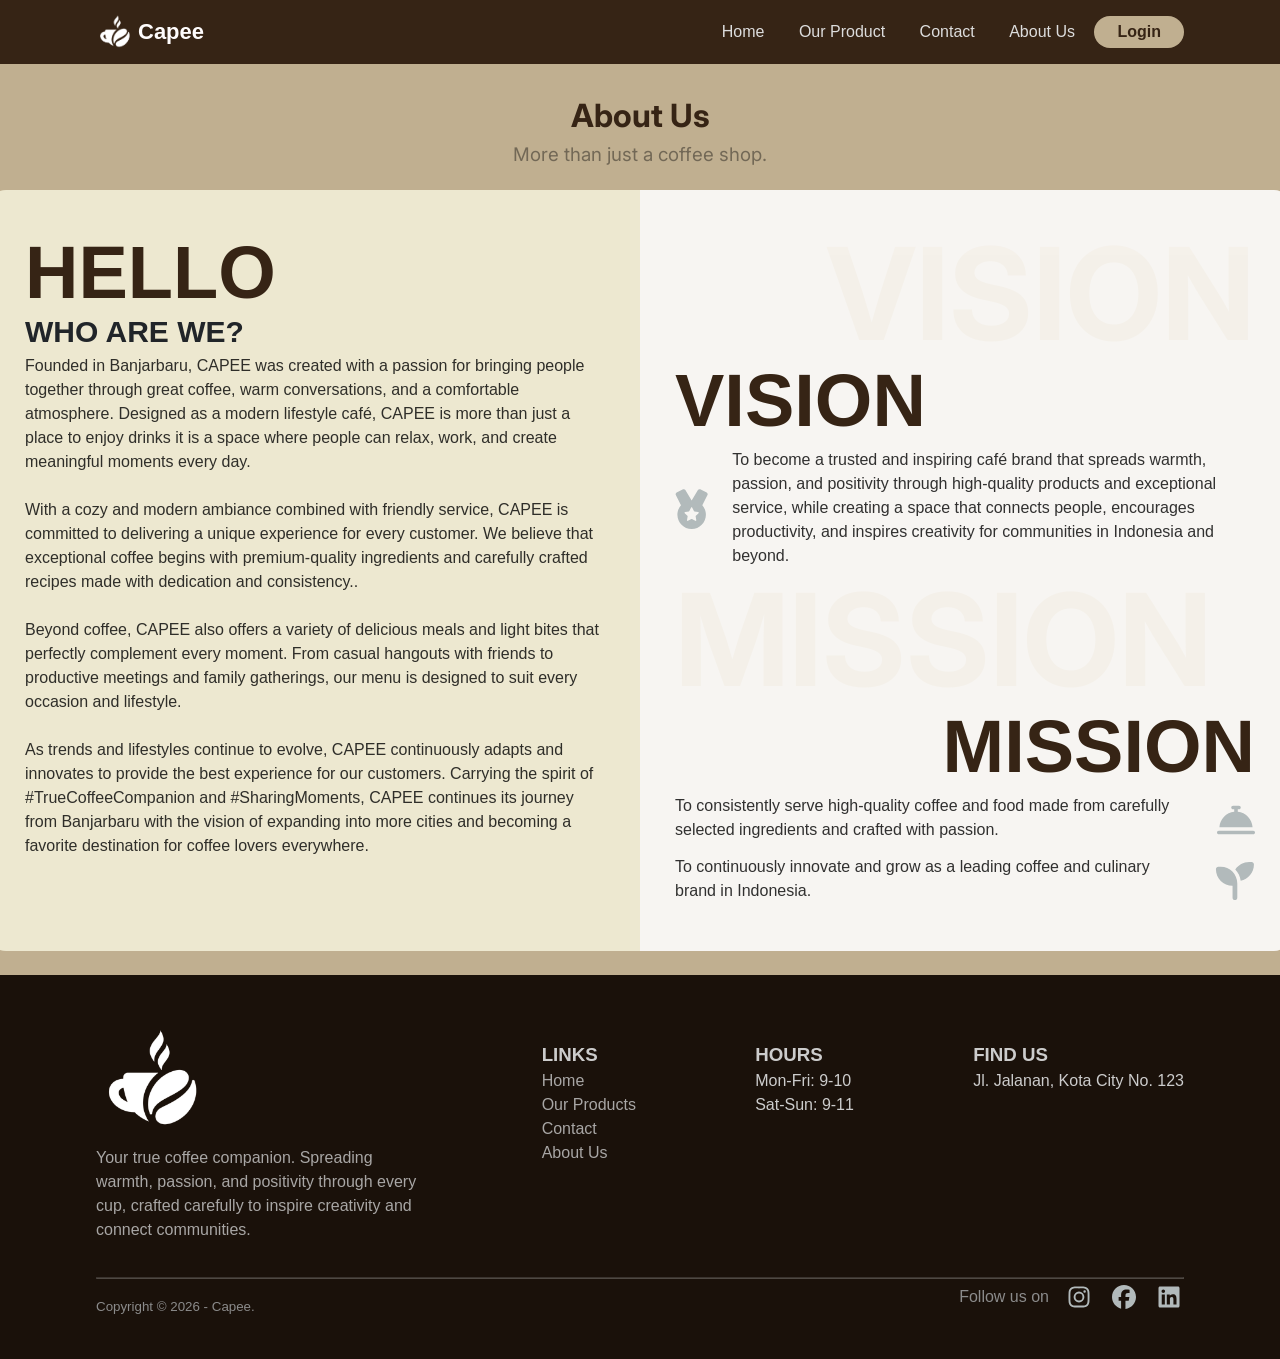
<file: aboutus.html>
<!DOCTYPE html>
<!-- saved from url=(0034)http://localhost/capee/aboutus.php -->
<html lang="en" class="fontawesome-i2svg-active fontawesome-i2svg-complete"><head><meta http-equiv="Content-Type" content="text/html; charset=UTF-8">
    
    <meta name="viewport" content="width=device-width, initial-scale=1.0">
    <style type="text/css">:root, :host {
  --fa-font-solid: normal 900 1em/1 "Font Awesome 7 Free";
  --fa-font-regular: normal 400 1em/1 "Font Awesome 7 Free";
  --fa-font-light: normal 300 1em/1 "Font Awesome 7 Pro";
  --fa-font-thin: normal 100 1em/1 "Font Awesome 7 Pro";
  --fa-font-duotone: normal 900 1em/1 "Font Awesome 7 Duotone";
  --fa-font-duotone-regular: normal 400 1em/1 "Font Awesome 7 Duotone";
  --fa-font-duotone-light: normal 300 1em/1 "Font Awesome 7 Duotone";
  --fa-font-duotone-thin: normal 100 1em/1 "Font Awesome 7 Duotone";
  --fa-font-brands: normal 400 1em/1 "Font Awesome 7 Brands";
  --fa-font-sharp-solid: normal 900 1em/1 "Font Awesome 7 Sharp";
  --fa-font-sharp-regular: normal 400 1em/1 "Font Awesome 7 Sharp";
  --fa-font-sharp-light: normal 300 1em/1 "Font Awesome 7 Sharp";
  --fa-font-sharp-thin: normal 100 1em/1 "Font Awesome 7 Sharp";
  --fa-font-sharp-duotone-solid: normal 900 1em/1 "Font Awesome 7 Sharp Duotone";
  --fa-font-sharp-duotone-regular: normal 400 1em/1 "Font Awesome 7 Sharp Duotone";
  --fa-font-sharp-duotone-light: normal 300 1em/1 "Font Awesome 7 Sharp Duotone";
  --fa-font-sharp-duotone-thin: normal 100 1em/1 "Font Awesome 7 Sharp Duotone";
  --fa-font-slab-regular: normal 400 1em/1 "Font Awesome 7 Slab";
  --fa-font-slab-press-regular: normal 400 1em/1 "Font Awesome 7 Slab Press";
  --fa-font-whiteboard-semibold: normal 600 1em/1 "Font Awesome 7 Whiteboard";
  --fa-font-thumbprint-light: normal 300 1em/1 "Font Awesome 7 Thumbprint";
  --fa-font-notdog-solid: normal 900 1em/1 "Font Awesome 7 Notdog";
  --fa-font-notdog-duo-solid: normal 900 1em/1 "Font Awesome 7 Notdog Duo";
  --fa-font-etch-solid: normal 900 1em/1 "Font Awesome 7 Etch";
  --fa-font-jelly-regular: normal 400 1em/1 "Font Awesome 7 Jelly";
  --fa-font-jelly-fill-regular: normal 400 1em/1 "Font Awesome 7 Jelly Fill";
  --fa-font-jelly-duo-regular: normal 400 1em/1 "Font Awesome 7 Jelly Duo";
  --fa-font-chisel-regular: normal 400 1em/1 "Font Awesome 7 Chisel";
}

.svg-inline--fa {
  box-sizing: content-box;
  display: var(--fa-display, inline-block);
  height: 1em;
  overflow: visible;
  vertical-align: -0.125em;
  width: var(--fa-width, 1.25em);
}
.svg-inline--fa.fa-2xs {
  vertical-align: 0.1em;
}
.svg-inline--fa.fa-xs {
  vertical-align: 0em;
}
.svg-inline--fa.fa-sm {
  vertical-align: -0.0714285714em;
}
.svg-inline--fa.fa-lg {
  vertical-align: -0.2em;
}
.svg-inline--fa.fa-xl {
  vertical-align: -0.25em;
}
.svg-inline--fa.fa-2xl {
  vertical-align: -0.3125em;
}
.svg-inline--fa.fa-pull-left,
.svg-inline--fa .fa-pull-start {
  float: inline-start;
  margin-inline-end: var(--fa-pull-margin, 0.3em);
}
.svg-inline--fa.fa-pull-right,
.svg-inline--fa .fa-pull-end {
  float: inline-end;
  margin-inline-start: var(--fa-pull-margin, 0.3em);
}
.svg-inline--fa.fa-li {
  width: var(--fa-li-width, 2em);
  inset-inline-start: calc(-1 * var(--fa-li-width, 2em));
  inset-block-start: 0.25em; /* syncing vertical alignment with Web Font rendering */
}

.fa-layers-counter, .fa-layers-text {
  display: inline-block;
  position: absolute;
  text-align: center;
}

.fa-layers {
  display: inline-block;
  height: 1em;
  position: relative;
  text-align: center;
  vertical-align: -0.125em;
  width: var(--fa-width, 1.25em);
}
.fa-layers .svg-inline--fa {
  inset: 0;
  margin: auto;
  position: absolute;
  transform-origin: center center;
}

.fa-layers-text {
  left: 50%;
  top: 50%;
  transform: translate(-50%, -50%);
  transform-origin: center center;
}

.fa-layers-counter {
  background-color: var(--fa-counter-background-color, #ff253a);
  border-radius: var(--fa-counter-border-radius, 1em);
  box-sizing: border-box;
  color: var(--fa-inverse, #fff);
  line-height: var(--fa-counter-line-height, 1);
  max-width: var(--fa-counter-max-width, 5em);
  min-width: var(--fa-counter-min-width, 1.5em);
  overflow: hidden;
  padding: var(--fa-counter-padding, 0.25em 0.5em);
  right: var(--fa-right, 0);
  text-overflow: ellipsis;
  top: var(--fa-top, 0);
  transform: scale(var(--fa-counter-scale, 0.25));
  transform-origin: top right;
}

.fa-layers-bottom-right {
  bottom: var(--fa-bottom, 0);
  right: var(--fa-right, 0);
  top: auto;
  transform: scale(var(--fa-layers-scale, 0.25));
  transform-origin: bottom right;
}

.fa-layers-bottom-left {
  bottom: var(--fa-bottom, 0);
  left: var(--fa-left, 0);
  right: auto;
  top: auto;
  transform: scale(var(--fa-layers-scale, 0.25));
  transform-origin: bottom left;
}

.fa-layers-top-right {
  top: var(--fa-top, 0);
  right: var(--fa-right, 0);
  transform: scale(var(--fa-layers-scale, 0.25));
  transform-origin: top right;
}

.fa-layers-top-left {
  left: var(--fa-left, 0);
  right: auto;
  top: var(--fa-top, 0);
  transform: scale(var(--fa-layers-scale, 0.25));
  transform-origin: top left;
}

.fa-1x {
  font-size: 1em;
}

.fa-2x {
  font-size: 2em;
}

.fa-3x {
  font-size: 3em;
}

.fa-4x {
  font-size: 4em;
}

.fa-5x {
  font-size: 5em;
}

.fa-6x {
  font-size: 6em;
}

.fa-7x {
  font-size: 7em;
}

.fa-8x {
  font-size: 8em;
}

.fa-9x {
  font-size: 9em;
}

.fa-10x {
  font-size: 10em;
}

.fa-2xs {
  font-size: calc(10 / 16 * 1em); /* converts a 10px size into an em-based value that's relative to the scale's 16px base */
  line-height: calc(1 / 10 * 1em); /* sets the line-height of the icon back to that of it's parent */
  vertical-align: calc((6 / 10 - 0.375) * 1em); /* vertically centers the icon taking into account the surrounding text's descender */
}

.fa-xs {
  font-size: calc(12 / 16 * 1em); /* converts a 12px size into an em-based value that's relative to the scale's 16px base */
  line-height: calc(1 / 12 * 1em); /* sets the line-height of the icon back to that of it's parent */
  vertical-align: calc((6 / 12 - 0.375) * 1em); /* vertically centers the icon taking into account the surrounding text's descender */
}

.fa-sm {
  font-size: calc(14 / 16 * 1em); /* converts a 14px size into an em-based value that's relative to the scale's 16px base */
  line-height: calc(1 / 14 * 1em); /* sets the line-height of the icon back to that of it's parent */
  vertical-align: calc((6 / 14 - 0.375) * 1em); /* vertically centers the icon taking into account the surrounding text's descender */
}

.fa-lg {
  font-size: calc(20 / 16 * 1em); /* converts a 20px size into an em-based value that's relative to the scale's 16px base */
  line-height: calc(1 / 20 * 1em); /* sets the line-height of the icon back to that of it's parent */
  vertical-align: calc((6 / 20 - 0.375) * 1em); /* vertically centers the icon taking into account the surrounding text's descender */
}

.fa-xl {
  font-size: calc(24 / 16 * 1em); /* converts a 24px size into an em-based value that's relative to the scale's 16px base */
  line-height: calc(1 / 24 * 1em); /* sets the line-height of the icon back to that of it's parent */
  vertical-align: calc((6 / 24 - 0.375) * 1em); /* vertically centers the icon taking into account the surrounding text's descender */
}

.fa-2xl {
  font-size: calc(32 / 16 * 1em); /* converts a 32px size into an em-based value that's relative to the scale's 16px base */
  line-height: calc(1 / 32 * 1em); /* sets the line-height of the icon back to that of it's parent */
  vertical-align: calc((6 / 32 - 0.375) * 1em); /* vertically centers the icon taking into account the surrounding text's descender */
}

.fa-width-auto {
  --fa-width: auto;
}

.fa-fw,
.fa-width-fixed {
  --fa-width: 1.25em;
}

.fa-ul {
  list-style-type: none;
  margin-inline-start: var(--fa-li-margin, 2.5em);
  padding-inline-start: 0;
}
.fa-ul > li {
  position: relative;
}

.fa-li {
  inset-inline-start: calc(-1 * var(--fa-li-width, 2em));
  position: absolute;
  text-align: center;
  width: var(--fa-li-width, 2em);
  line-height: inherit;
}

/* Heads Up: Bordered Icons will not be supported in the future!
  - This feature will be deprecated in the next major release of Font Awesome (v8)!
  - You may continue to use it in this version *v7), but it will not be supported in Font Awesome v8.
*/
/* Notes:
* --@{v.$css-prefix}-border-width = 1/16 by default (to render as ~1px based on a 16px default font-size)
* --@{v.$css-prefix}-border-padding =
  ** 3/16 for vertical padding (to give ~2px of vertical whitespace around an icon considering it's vertical alignment)
  ** 4/16 for horizontal padding (to give ~4px of horizontal whitespace around an icon)
*/
.fa-border {
  border-color: var(--fa-border-color, #eee);
  border-radius: var(--fa-border-radius, 0.1em);
  border-style: var(--fa-border-style, solid);
  border-width: var(--fa-border-width, 0.0625em);
  box-sizing: var(--fa-border-box-sizing, content-box);
  padding: var(--fa-border-padding, 0.1875em 0.25em);
}

.fa-pull-left,
.fa-pull-start {
  float: inline-start;
  margin-inline-end: var(--fa-pull-margin, 0.3em);
}

.fa-pull-right,
.fa-pull-end {
  float: inline-end;
  margin-inline-start: var(--fa-pull-margin, 0.3em);
}

.fa-beat {
  animation-name: fa-beat;
  animation-delay: var(--fa-animation-delay, 0s);
  animation-direction: var(--fa-animation-direction, normal);
  animation-duration: var(--fa-animation-duration, 1s);
  animation-iteration-count: var(--fa-animation-iteration-count, infinite);
  animation-timing-function: var(--fa-animation-timing, ease-in-out);
}

.fa-bounce {
  animation-name: fa-bounce;
  animation-delay: var(--fa-animation-delay, 0s);
  animation-direction: var(--fa-animation-direction, normal);
  animation-duration: var(--fa-animation-duration, 1s);
  animation-iteration-count: var(--fa-animation-iteration-count, infinite);
  animation-timing-function: var(--fa-animation-timing, cubic-bezier(0.28, 0.84, 0.42, 1));
}

.fa-fade {
  animation-name: fa-fade;
  animation-delay: var(--fa-animation-delay, 0s);
  animation-direction: var(--fa-animation-direction, normal);
  animation-duration: var(--fa-animation-duration, 1s);
  animation-iteration-count: var(--fa-animation-iteration-count, infinite);
  animation-timing-function: var(--fa-animation-timing, cubic-bezier(0.4, 0, 0.6, 1));
}

.fa-beat-fade {
  animation-name: fa-beat-fade;
  animation-delay: var(--fa-animation-delay, 0s);
  animation-direction: var(--fa-animation-direction, normal);
  animation-duration: var(--fa-animation-duration, 1s);
  animation-iteration-count: var(--fa-animation-iteration-count, infinite);
  animation-timing-function: var(--fa-animation-timing, cubic-bezier(0.4, 0, 0.6, 1));
}

.fa-flip {
  animation-name: fa-flip;
  animation-delay: var(--fa-animation-delay, 0s);
  animation-direction: var(--fa-animation-direction, normal);
  animation-duration: var(--fa-animation-duration, 1s);
  animation-iteration-count: var(--fa-animation-iteration-count, infinite);
  animation-timing-function: var(--fa-animation-timing, ease-in-out);
}

.fa-shake {
  animation-name: fa-shake;
  animation-delay: var(--fa-animation-delay, 0s);
  animation-direction: var(--fa-animation-direction, normal);
  animation-duration: var(--fa-animation-duration, 1s);
  animation-iteration-count: var(--fa-animation-iteration-count, infinite);
  animation-timing-function: var(--fa-animation-timing, linear);
}

.fa-spin {
  animation-name: fa-spin;
  animation-delay: var(--fa-animation-delay, 0s);
  animation-direction: var(--fa-animation-direction, normal);
  animation-duration: var(--fa-animation-duration, 2s);
  animation-iteration-count: var(--fa-animation-iteration-count, infinite);
  animation-timing-function: var(--fa-animation-timing, linear);
}

.fa-spin-reverse {
  --fa-animation-direction: reverse;
}

.fa-pulse,
.fa-spin-pulse {
  animation-name: fa-spin;
  animation-direction: var(--fa-animation-direction, normal);
  animation-duration: var(--fa-animation-duration, 1s);
  animation-iteration-count: var(--fa-animation-iteration-count, infinite);
  animation-timing-function: var(--fa-animation-timing, steps(8));
}

@media (prefers-reduced-motion: reduce) {
  .fa-beat,
  .fa-bounce,
  .fa-fade,
  .fa-beat-fade,
  .fa-flip,
  .fa-pulse,
  .fa-shake,
  .fa-spin,
  .fa-spin-pulse {
    animation: none !important;
    transition: none !important;
  }
}
@keyframes fa-beat {
  0%, 90% {
    transform: scale(1);
  }
  45% {
    transform: scale(var(--fa-beat-scale, 1.25));
  }
}
@keyframes fa-bounce {
  0% {
    transform: scale(1, 1) translateY(0);
  }
  10% {
    transform: scale(var(--fa-bounce-start-scale-x, 1.1), var(--fa-bounce-start-scale-y, 0.9)) translateY(0);
  }
  30% {
    transform: scale(var(--fa-bounce-jump-scale-x, 0.9), var(--fa-bounce-jump-scale-y, 1.1)) translateY(var(--fa-bounce-height, -0.5em));
  }
  50% {
    transform: scale(var(--fa-bounce-land-scale-x, 1.05), var(--fa-bounce-land-scale-y, 0.95)) translateY(0);
  }
  57% {
    transform: scale(1, 1) translateY(var(--fa-bounce-rebound, -0.125em));
  }
  64% {
    transform: scale(1, 1) translateY(0);
  }
  100% {
    transform: scale(1, 1) translateY(0);
  }
}
@keyframes fa-fade {
  50% {
    opacity: var(--fa-fade-opacity, 0.4);
  }
}
@keyframes fa-beat-fade {
  0%, 100% {
    opacity: var(--fa-beat-fade-opacity, 0.4);
    transform: scale(1);
  }
  50% {
    opacity: 1;
    transform: scale(var(--fa-beat-fade-scale, 1.125));
  }
}
@keyframes fa-flip {
  50% {
    transform: rotate3d(var(--fa-flip-x, 0), var(--fa-flip-y, 1), var(--fa-flip-z, 0), var(--fa-flip-angle, -180deg));
  }
}
@keyframes fa-shake {
  0% {
    transform: rotate(-15deg);
  }
  4% {
    transform: rotate(15deg);
  }
  8%, 24% {
    transform: rotate(-18deg);
  }
  12%, 28% {
    transform: rotate(18deg);
  }
  16% {
    transform: rotate(-22deg);
  }
  20% {
    transform: rotate(22deg);
  }
  32% {
    transform: rotate(-12deg);
  }
  36% {
    transform: rotate(12deg);
  }
  40%, 100% {
    transform: rotate(0deg);
  }
}
@keyframes fa-spin {
  0% {
    transform: rotate(0deg);
  }
  100% {
    transform: rotate(360deg);
  }
}
.fa-rotate-90 {
  transform: rotate(90deg);
}

.fa-rotate-180 {
  transform: rotate(180deg);
}

.fa-rotate-270 {
  transform: rotate(270deg);
}

.fa-flip-horizontal {
  transform: scale(-1, 1);
}

.fa-flip-vertical {
  transform: scale(1, -1);
}

.fa-flip-both,
.fa-flip-horizontal.fa-flip-vertical {
  transform: scale(-1, -1);
}

.fa-rotate-by {
  transform: rotate(var(--fa-rotate-angle, 0));
}

.svg-inline--fa .fa-primary {
  fill: var(--fa-primary-color, currentColor);
  opacity: var(--fa-primary-opacity, 1);
}

.svg-inline--fa .fa-secondary {
  fill: var(--fa-secondary-color, currentColor);
  opacity: var(--fa-secondary-opacity, 0.4);
}

.svg-inline--fa.fa-swap-opacity .fa-primary {
  opacity: var(--fa-secondary-opacity, 0.4);
}

.svg-inline--fa.fa-swap-opacity .fa-secondary {
  opacity: var(--fa-primary-opacity, 1);
}

.svg-inline--fa mask .fa-primary,
.svg-inline--fa mask .fa-secondary {
  fill: black;
}

.svg-inline--fa.fa-inverse {
  fill: var(--fa-inverse, #fff);
}

.fa-stack {
  display: inline-block;
  height: 2em;
  line-height: 2em;
  position: relative;
  vertical-align: middle;
  width: 2.5em;
}

.fa-inverse {
  color: var(--fa-inverse, #fff);
}

.svg-inline--fa.fa-stack-1x {
  --fa-width: 1.25em;
  height: 1em;
  width: var(--fa-width);
}
.svg-inline--fa.fa-stack-2x {
  --fa-width: 2.5em;
  height: 2em;
  width: var(--fa-width);
}

.fa-stack-1x,
.fa-stack-2x {
  inset: 0;
  margin: auto;
  position: absolute;
  z-index: var(--fa-stack-z-index, auto);
}</style><link rel="stylesheet" href="./Capee_AboutUs_files/style.css">
    <title>Capee | About Us</title>
    <link href="./Capee_AboutUs_files/css2" rel="stylesheet">
    <link rel="stylesheet" href="./Capee_AboutUs_files/all.min.css" integrity="sha512-2SwdPD6INVrV/lHTZbO2nodKhrnDdJK9/kg2XD1r9uGqPo1cUbujc+IYdlYdEErWNu69gVcYgdxlmVmzTWnetw==" crossorigin="anonymous" referrerpolicy="no-referrer">
    <script src="./Capee_AboutUs_files/all.min.js.download" integrity="sha512-6BTOlkauINO65nLhXhthZMtepgJSghyimIalb+crKRPhvhmsCdnIuGcVbR5/aQY2A+260iC1OPy1oCdB6pSSwQ==" crossorigin="anonymous" referrerpolicy="no-referrer"></script>
</head>

<body>


    <header class="header">
    <div class="container">
        <h1><a href="http://localhost/capee/index.php">
                <img src="./Capee_AboutUs_files/logo.png" style="width: 40px; height: auto;" alt="">
                Capee
            </a></h1>
        <ul>
            <li><a href="http://localhost/capee/index.php">Home</a></li>
            <li><a href="http://localhost/capee/product.php">Our Product</a></li>
            <li><a href="http://localhost/capee/contact.php">Contact</a></li>
            <li><a href="http://localhost/capee/aboutus.php">About Us</a></li>
            <li class="loginbutton"><a href="http://localhost/capee/login.php">Login</a></li>
        </ul>
    </div>
</header>
    <div class="section">
        <div class="container about">
            <h1 class="about-title">About Us</h1>
            <h3 class="about-subtitle">More than just a coffee shop.</h3>
            <div class="about-wrapper">
                <div class="about-card left">
                    <h2>HELLO</h2>
                    <h3>WHO ARE WE?</h3>
                    <p>
                        Founded in Banjarbaru, CAPEE was created with a passion for bringing people together through great coffee, warm conversations, and a comfortable atmosphere. Designed as a modern lifestyle café, CAPEE is more than just a place to enjoy drinks it is a space where people can relax, work, and create meaningful moments every day.
                        <br>
                        <br>
                        With a cozy and modern ambiance combined with friendly service, CAPEE is committed to delivering a unique experience for every customer. We believe that exceptional coffee begins with premium-quality ingredients and carefully crafted recipes made with dedication and consistency..
                        <br>
                        <br>
                        Beyond coffee, CAPEE also offers a variety of delicious meals and light bites that perfectly complement every moment. From casual hangouts with friends to productive meetings and family gatherings, our menu is designed to suit every occasion and lifestyle.
                        <br>
                        <br>
                        As trends and lifestyles continue to evolve, CAPEE continuously adapts and innovates to provide the best experience for our customers. Carrying the spirit of #TrueCoffeeCompanion and #SharingMoments, CAPEE continues its journey from Banjarbaru with the vision of expanding into more cities and becoming a favorite destination for coffee lovers everywhere.
                    </p>
                </div>
                <div class="about-card right">
                    <span class="background-text vision">VISION</span>
                    <h2 class="vision-title">VISION</h2>
                    <div class="vision-wrapper">
                        <svg class="svg-inline--fa fa-medal icon" data-prefix="fas" data-icon="medal" role="img" viewBox="0 0 448 512" aria-hidden="true" data-fa-i2svg=""><path fill="currentColor" d="M224.3 128L139.7-12.9c-6.5-10.8-20.1-14.7-31.3-9.1L21.8 21.3C9.9 27.2 5.1 41.6 11 53.5L80.6 192.6c-30.1 33.9-48.3 78.5-48.3 127.4 0 106 86 192 192 192s192-86 192-192c0-48.9-18.3-93.5-48.3-127.4L437.6 53.5c5.9-11.9 1.1-26.3-10.7-32.2L340.2-22.1c-11.2-5.6-24.9-1.6-31.3 9.1L224.3 128zm30.8 142.5c1.4 2.8 4 4.7 7 5.1l50.1 7.3c7.7 1.1 10.7 10.5 5.2 16l-36.3 35.4c-2.2 2.2-3.2 5.2-2.7 8.3l8.6 49.9c1.3 7.6-6.7 13.5-13.6 9.9l-44.8-23.6c-2.7-1.4-6-1.4-8.7 0l-44.8 23.6c-6.9 3.6-14.9-2.2-13.6-9.9l8.6-49.9c.5-3-.5-6.1-2.7-8.3l-36.3-35.4c-5.6-5.4-2.5-14.8 5.2-16l50.1-7.3c3-.4 5.7-2.4 7-5.1l22.4-45.4c3.4-7 13.3-7 16.8 0l22.4 45.4z"></path></svg><!-- <i class="fa-solid fa-medal icon"></i> Font Awesome fontawesome.com -->
                        <p>
                            To become a trusted and inspiring café brand that spreads warmth, passion, and positivity through high-quality products and exceptional service, while creating a space that connects people, encourages productivity, and inspires creativity for communities in Indonesia and beyond.
                        </p>
                    </div>
                    <span class="background-text mission">MISSION</span>
                    <h2 class="mission-title">MISSION</h2>
                    <div class="mission-wrapper">
                        <p>
                            To consistently serve high-quality coffee and food made from carefully selected ingredients and crafted with passion.
                        </p>
                        <svg class="svg-inline--fa fa-bell-concierge icon" data-prefix="fas" data-icon="bell-concierge" role="img" viewBox="0 0 512 512" aria-hidden="true" data-fa-i2svg=""><path fill="currentColor" d="M216 64c-13.3 0-24 10.7-24 24s10.7 24 24 24l16 0 0 33.3C124.8 156.7 40.2 243.7 32.6 352l446.9 0C471.8 243.7 387.2 156.7 280 145.3l0-33.3 16 0c13.3 0 24-10.7 24-24s-10.7-24-24-24l-80 0zM24 400c-13.3 0-24 10.7-24 24s10.7 24 24 24l464 0c13.3 0 24-10.7 24-24s-10.7-24-24-24L24 400z"></path></svg><!-- <i class="fa-solid fa-bell-concierge icon"></i> Font Awesome fontawesome.com -->

                    </div>
                    <div class="mission-wrapper">
                        <p>
                            To continuously innovate and grow as a leading coffee and culinary brand in Indonesia.
                        </p>
                        <svg class="svg-inline--fa fa-seedling icon" data-prefix="fas" data-icon="seedling" role="img" viewBox="0 0 512 512" aria-hidden="true" data-fa-i2svg=""><path fill="currentColor" d="M512 32C512 140.1 435.4 230.3 333.6 251.4 325.7 193.3 299.6 141 261.1 100.5 301.2 40 369.9 0 448 0l32 0c17.7 0 32 14.3 32 32zM0 96C0 78.3 14.3 64 32 64l32 0c123.7 0 224 100.3 224 224l0 192c0 17.7-14.3 32-32 32s-32-14.3-32-32l0-160C100.3 320 0 219.7 0 96z"></path></svg><!-- <i class="fa-solid fa-seedling icon"></i> Font Awesome fontawesome.com -->
                    </div>

                </div>
            </div>
        </div>
    </div>

    <!--  -->

<div class="footer">
    <div class="container">
        <div class="footer-wrapper">
            <div class="footer-content">
                <img src="./Capee_AboutUs_files/logo.png" class="footer-icon" alt="Error">
                <p>Your true coffee companion. Spreading warmth, passion, and positivity through every cup, crafted carefully to inspire creativity and connect communities.</p>
            </div>
            <div class="footer-content">
                <h3>LINKS</h3>
                <a href="http://localhost/capee/index.php">Home</a>
                <a href="http://localhost/capee/product.php">Our Products</a>
                <a href="http://localhost/capee/contact.php">Contact</a>
                <a href="http://localhost/capee/aboutus.php">About Us</a>
            </div>
            <div class="footer-content">
                <h3>HOURS</h3>
                <span>Mon-Fri: 9-10</span>
                <span>Sat-Sun: 9-11</span>
            </div>
            <div class="footer-content">
                <h3>FIND US</h3>
                <span>Jl. Jalanan, Kota City No. 123</span>
            </div>
        </div>
        <hr>
        <div class="footer-small">
            <small>Copyright © 2026 - Capee.</small>
            <div class="links">
                Follow us on
                <svg class="svg-inline--fa fa-instagram icon" data-prefix="fab" data-icon="instagram" role="img" viewBox="0 0 448 512" aria-hidden="true" data-fa-i2svg=""><path fill="currentColor" d="M224.3 141a115 115 0 1 0 -.6 230 115 115 0 1 0 .6-230zm-.6 40.4a74.6 74.6 0 1 1 .6 149.2 74.6 74.6 0 1 1 -.6-149.2zm93.4-45.1a26.8 26.8 0 1 1 53.6 0 26.8 26.8 0 1 1 -53.6 0zm129.7 27.2c-1.7-35.9-9.9-67.7-36.2-93.9-26.2-26.2-58-34.4-93.9-36.2-37-2.1-147.9-2.1-184.9 0-35.8 1.7-67.6 9.9-93.9 36.1s-34.4 58-36.2 93.9c-2.1 37-2.1 147.9 0 184.9 1.7 35.9 9.9 67.7 36.2 93.9s58 34.4 93.9 36.2c37 2.1 147.9 2.1 184.9 0 35.9-1.7 67.7-9.9 93.9-36.2 26.2-26.2 34.4-58 36.2-93.9 2.1-37 2.1-147.8 0-184.8zM399 388c-7.8 19.6-22.9 34.7-42.6 42.6-29.5 11.7-99.5 9-132.1 9s-102.7 2.6-132.1-9c-19.6-7.8-34.7-22.9-42.6-42.6-11.7-29.5-9-99.5-9-132.1s-2.6-102.7 9-132.1c7.8-19.6 22.9-34.7 42.6-42.6 29.5-11.7 99.5-9 132.1-9s102.7-2.6 132.1 9c19.6 7.8 34.7 22.9 42.6 42.6 11.7 29.5 9 99.5 9 132.1s2.7 102.7-9 132.1z"></path></svg><!-- <i class="fa-brands fa-instagram icon"></i> Font Awesome fontawesome.com -->
                <svg class="svg-inline--fa fa-facebook icon" data-prefix="fab" data-icon="facebook" role="img" viewBox="0 0 512 512" aria-hidden="true" data-fa-i2svg=""><path fill="currentColor" d="M512 256C512 114.6 397.4 0 256 0S0 114.6 0 256C0 376 82.7 476.8 194.2 504.5l0-170.3-52.8 0 0-78.2 52.8 0 0-33.7c0-87.1 39.4-127.5 125-127.5 16.2 0 44.2 3.2 55.7 6.4l0 70.8c-6-.6-16.5-1-29.6-1-42 0-58.2 15.9-58.2 57.2l0 27.8 83.6 0-14.4 78.2-69.3 0 0 175.9C413.8 494.8 512 386.9 512 256z"></path></svg><!-- <i class="fa-brands fa-facebook icon"></i> Font Awesome fontawesome.com -->
                <svg class="svg-inline--fa fa-linkedin icon" data-prefix="fab" data-icon="linkedin" role="img" viewBox="0 0 448 512" aria-hidden="true" data-fa-i2svg=""><path fill="currentColor" d="M416 32L31.9 32C14.3 32 0 46.5 0 64.3L0 447.7C0 465.5 14.3 480 31.9 480L416 480c17.6 0 32-14.5 32-32.3l0-383.4C448 46.5 433.6 32 416 32zM135.4 416l-66.4 0 0-213.8 66.5 0 0 213.8-.1 0zM102.2 96a38.5 38.5 0 1 1 0 77 38.5 38.5 0 1 1 0-77zM384.3 416l-66.4 0 0-104c0-24.8-.5-56.7-34.5-56.7-34.6 0-39.9 27-39.9 54.9l0 105.8-66.4 0 0-213.8 63.7 0 0 29.2 .9 0c8.9-16.8 30.6-34.5 62.9-34.5 67.2 0 79.7 44.3 79.7 101.9l0 117.2z"></path></svg><!-- <i class="fa-brands fa-linkedin icon"></i> Font Awesome fontawesome.com -->
            </div>
        </div>
    </div>
</div>






</body></html>
</file>
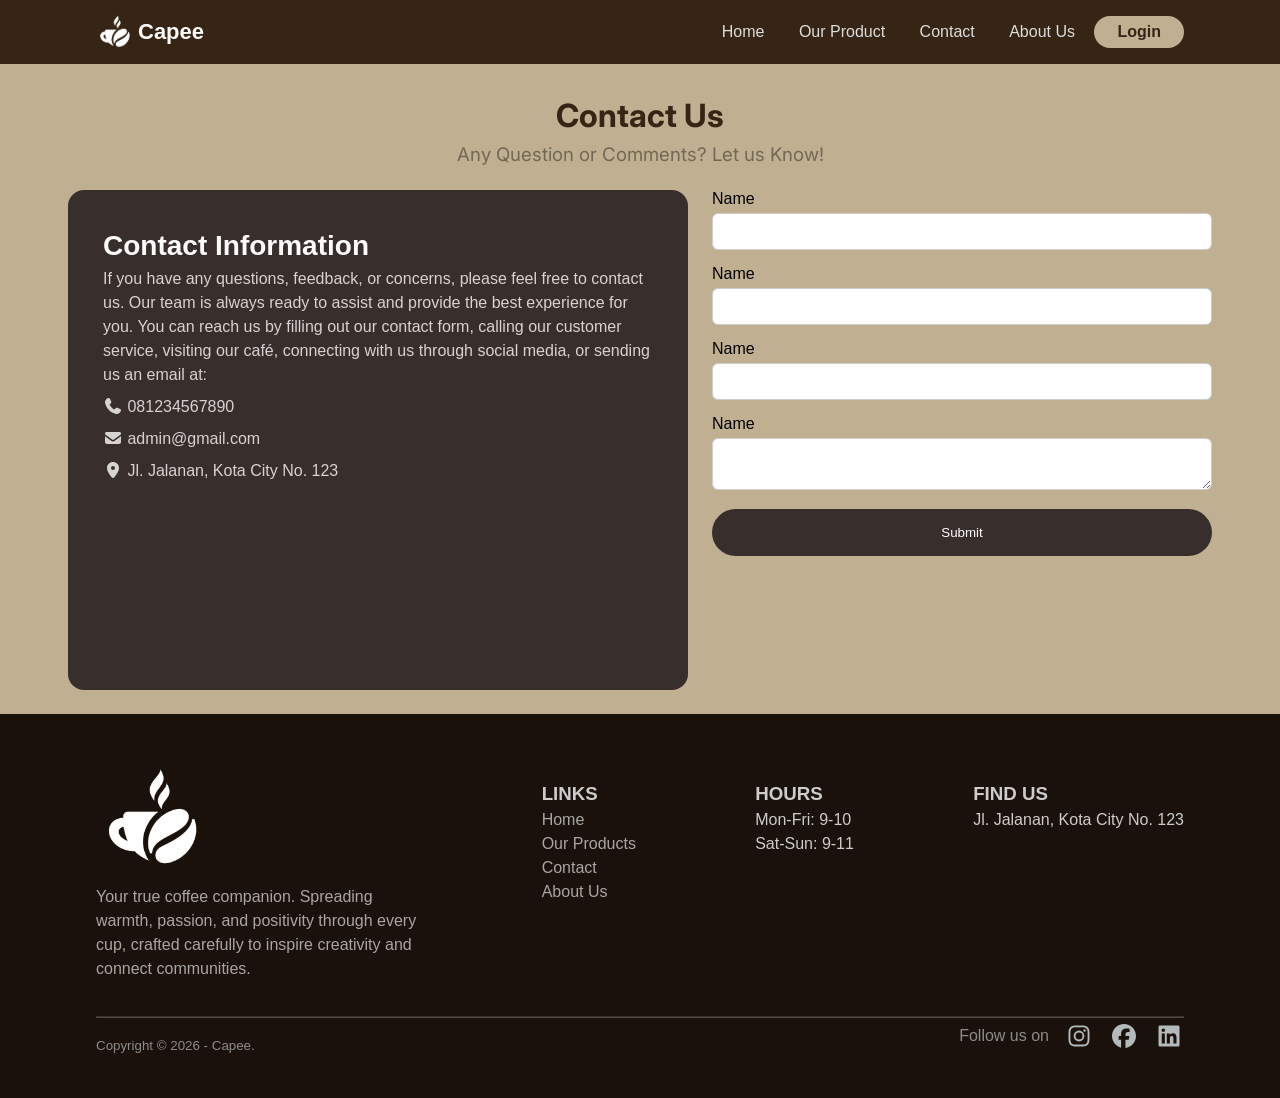
<file: Capee_Contact.html>
<!DOCTYPE html>
<!-- saved from url=(0034)http://localhost/capee/contact.php -->
<html lang="en" class="fontawesome-i2svg-active fontawesome-i2svg-complete"><head><meta http-equiv="Content-Type" content="text/html; charset=UTF-8">
    
    <meta name="viewport" content="width=device-width, initial-scale=1.0">
    <style type="text/css">:root, :host {
  --fa-font-solid: normal 900 1em/1 "Font Awesome 7 Free";
  --fa-font-regular: normal 400 1em/1 "Font Awesome 7 Free";
  --fa-font-light: normal 300 1em/1 "Font Awesome 7 Pro";
  --fa-font-thin: normal 100 1em/1 "Font Awesome 7 Pro";
  --fa-font-duotone: normal 900 1em/1 "Font Awesome 7 Duotone";
  --fa-font-duotone-regular: normal 400 1em/1 "Font Awesome 7 Duotone";
  --fa-font-duotone-light: normal 300 1em/1 "Font Awesome 7 Duotone";
  --fa-font-duotone-thin: normal 100 1em/1 "Font Awesome 7 Duotone";
  --fa-font-brands: normal 400 1em/1 "Font Awesome 7 Brands";
  --fa-font-sharp-solid: normal 900 1em/1 "Font Awesome 7 Sharp";
  --fa-font-sharp-regular: normal 400 1em/1 "Font Awesome 7 Sharp";
  --fa-font-sharp-light: normal 300 1em/1 "Font Awesome 7 Sharp";
  --fa-font-sharp-thin: normal 100 1em/1 "Font Awesome 7 Sharp";
  --fa-font-sharp-duotone-solid: normal 900 1em/1 "Font Awesome 7 Sharp Duotone";
  --fa-font-sharp-duotone-regular: normal 400 1em/1 "Font Awesome 7 Sharp Duotone";
  --fa-font-sharp-duotone-light: normal 300 1em/1 "Font Awesome 7 Sharp Duotone";
  --fa-font-sharp-duotone-thin: normal 100 1em/1 "Font Awesome 7 Sharp Duotone";
  --fa-font-slab-regular: normal 400 1em/1 "Font Awesome 7 Slab";
  --fa-font-slab-press-regular: normal 400 1em/1 "Font Awesome 7 Slab Press";
  --fa-font-whiteboard-semibold: normal 600 1em/1 "Font Awesome 7 Whiteboard";
  --fa-font-thumbprint-light: normal 300 1em/1 "Font Awesome 7 Thumbprint";
  --fa-font-notdog-solid: normal 900 1em/1 "Font Awesome 7 Notdog";
  --fa-font-notdog-duo-solid: normal 900 1em/1 "Font Awesome 7 Notdog Duo";
  --fa-font-etch-solid: normal 900 1em/1 "Font Awesome 7 Etch";
  --fa-font-jelly-regular: normal 400 1em/1 "Font Awesome 7 Jelly";
  --fa-font-jelly-fill-regular: normal 400 1em/1 "Font Awesome 7 Jelly Fill";
  --fa-font-jelly-duo-regular: normal 400 1em/1 "Font Awesome 7 Jelly Duo";
  --fa-font-chisel-regular: normal 400 1em/1 "Font Awesome 7 Chisel";
}

.svg-inline--fa {
  box-sizing: content-box;
  display: var(--fa-display, inline-block);
  height: 1em;
  overflow: visible;
  vertical-align: -0.125em;
  width: var(--fa-width, 1.25em);
}
.svg-inline--fa.fa-2xs {
  vertical-align: 0.1em;
}
.svg-inline--fa.fa-xs {
  vertical-align: 0em;
}
.svg-inline--fa.fa-sm {
  vertical-align: -0.0714285714em;
}
.svg-inline--fa.fa-lg {
  vertical-align: -0.2em;
}
.svg-inline--fa.fa-xl {
  vertical-align: -0.25em;
}
.svg-inline--fa.fa-2xl {
  vertical-align: -0.3125em;
}
.svg-inline--fa.fa-pull-left,
.svg-inline--fa .fa-pull-start {
  float: inline-start;
  margin-inline-end: var(--fa-pull-margin, 0.3em);
}
.svg-inline--fa.fa-pull-right,
.svg-inline--fa .fa-pull-end {
  float: inline-end;
  margin-inline-start: var(--fa-pull-margin, 0.3em);
}
.svg-inline--fa.fa-li {
  width: var(--fa-li-width, 2em);
  inset-inline-start: calc(-1 * var(--fa-li-width, 2em));
  inset-block-start: 0.25em; /* syncing vertical alignment with Web Font rendering */
}

.fa-layers-counter, .fa-layers-text {
  display: inline-block;
  position: absolute;
  text-align: center;
}

.fa-layers {
  display: inline-block;
  height: 1em;
  position: relative;
  text-align: center;
  vertical-align: -0.125em;
  width: var(--fa-width, 1.25em);
}
.fa-layers .svg-inline--fa {
  inset: 0;
  margin: auto;
  position: absolute;
  transform-origin: center center;
}

.fa-layers-text {
  left: 50%;
  top: 50%;
  transform: translate(-50%, -50%);
  transform-origin: center center;
}

.fa-layers-counter {
  background-color: var(--fa-counter-background-color, #ff253a);
  border-radius: var(--fa-counter-border-radius, 1em);
  box-sizing: border-box;
  color: var(--fa-inverse, #fff);
  line-height: var(--fa-counter-line-height, 1);
  max-width: var(--fa-counter-max-width, 5em);
  min-width: var(--fa-counter-min-width, 1.5em);
  overflow: hidden;
  padding: var(--fa-counter-padding, 0.25em 0.5em);
  right: var(--fa-right, 0);
  text-overflow: ellipsis;
  top: var(--fa-top, 0);
  transform: scale(var(--fa-counter-scale, 0.25));
  transform-origin: top right;
}

.fa-layers-bottom-right {
  bottom: var(--fa-bottom, 0);
  right: var(--fa-right, 0);
  top: auto;
  transform: scale(var(--fa-layers-scale, 0.25));
  transform-origin: bottom right;
}

.fa-layers-bottom-left {
  bottom: var(--fa-bottom, 0);
  left: var(--fa-left, 0);
  right: auto;
  top: auto;
  transform: scale(var(--fa-layers-scale, 0.25));
  transform-origin: bottom left;
}

.fa-layers-top-right {
  top: var(--fa-top, 0);
  right: var(--fa-right, 0);
  transform: scale(var(--fa-layers-scale, 0.25));
  transform-origin: top right;
}

.fa-layers-top-left {
  left: var(--fa-left, 0);
  right: auto;
  top: var(--fa-top, 0);
  transform: scale(var(--fa-layers-scale, 0.25));
  transform-origin: top left;
}

.fa-1x {
  font-size: 1em;
}

.fa-2x {
  font-size: 2em;
}

.fa-3x {
  font-size: 3em;
}

.fa-4x {
  font-size: 4em;
}

.fa-5x {
  font-size: 5em;
}

.fa-6x {
  font-size: 6em;
}

.fa-7x {
  font-size: 7em;
}

.fa-8x {
  font-size: 8em;
}

.fa-9x {
  font-size: 9em;
}

.fa-10x {
  font-size: 10em;
}

.fa-2xs {
  font-size: calc(10 / 16 * 1em); /* converts a 10px size into an em-based value that's relative to the scale's 16px base */
  line-height: calc(1 / 10 * 1em); /* sets the line-height of the icon back to that of it's parent */
  vertical-align: calc((6 / 10 - 0.375) * 1em); /* vertically centers the icon taking into account the surrounding text's descender */
}

.fa-xs {
  font-size: calc(12 / 16 * 1em); /* converts a 12px size into an em-based value that's relative to the scale's 16px base */
  line-height: calc(1 / 12 * 1em); /* sets the line-height of the icon back to that of it's parent */
  vertical-align: calc((6 / 12 - 0.375) * 1em); /* vertically centers the icon taking into account the surrounding text's descender */
}

.fa-sm {
  font-size: calc(14 / 16 * 1em); /* converts a 14px size into an em-based value that's relative to the scale's 16px base */
  line-height: calc(1 / 14 * 1em); /* sets the line-height of the icon back to that of it's parent */
  vertical-align: calc((6 / 14 - 0.375) * 1em); /* vertically centers the icon taking into account the surrounding text's descender */
}

.fa-lg {
  font-size: calc(20 / 16 * 1em); /* converts a 20px size into an em-based value that's relative to the scale's 16px base */
  line-height: calc(1 / 20 * 1em); /* sets the line-height of the icon back to that of it's parent */
  vertical-align: calc((6 / 20 - 0.375) * 1em); /* vertically centers the icon taking into account the surrounding text's descender */
}

.fa-xl {
  font-size: calc(24 / 16 * 1em); /* converts a 24px size into an em-based value that's relative to the scale's 16px base */
  line-height: calc(1 / 24 * 1em); /* sets the line-height of the icon back to that of it's parent */
  vertical-align: calc((6 / 24 - 0.375) * 1em); /* vertically centers the icon taking into account the surrounding text's descender */
}

.fa-2xl {
  font-size: calc(32 / 16 * 1em); /* converts a 32px size into an em-based value that's relative to the scale's 16px base */
  line-height: calc(1 / 32 * 1em); /* sets the line-height of the icon back to that of it's parent */
  vertical-align: calc((6 / 32 - 0.375) * 1em); /* vertically centers the icon taking into account the surrounding text's descender */
}

.fa-width-auto {
  --fa-width: auto;
}

.fa-fw,
.fa-width-fixed {
  --fa-width: 1.25em;
}

.fa-ul {
  list-style-type: none;
  margin-inline-start: var(--fa-li-margin, 2.5em);
  padding-inline-start: 0;
}
.fa-ul > li {
  position: relative;
}

.fa-li {
  inset-inline-start: calc(-1 * var(--fa-li-width, 2em));
  position: absolute;
  text-align: center;
  width: var(--fa-li-width, 2em);
  line-height: inherit;
}

/* Heads Up: Bordered Icons will not be supported in the future!
  - This feature will be deprecated in the next major release of Font Awesome (v8)!
  - You may continue to use it in this version *v7), but it will not be supported in Font Awesome v8.
*/
/* Notes:
* --@{v.$css-prefix}-border-width = 1/16 by default (to render as ~1px based on a 16px default font-size)
* --@{v.$css-prefix}-border-padding =
  ** 3/16 for vertical padding (to give ~2px of vertical whitespace around an icon considering it's vertical alignment)
  ** 4/16 for horizontal padding (to give ~4px of horizontal whitespace around an icon)
*/
.fa-border {
  border-color: var(--fa-border-color, #eee);
  border-radius: var(--fa-border-radius, 0.1em);
  border-style: var(--fa-border-style, solid);
  border-width: var(--fa-border-width, 0.0625em);
  box-sizing: var(--fa-border-box-sizing, content-box);
  padding: var(--fa-border-padding, 0.1875em 0.25em);
}

.fa-pull-left,
.fa-pull-start {
  float: inline-start;
  margin-inline-end: var(--fa-pull-margin, 0.3em);
}

.fa-pull-right,
.fa-pull-end {
  float: inline-end;
  margin-inline-start: var(--fa-pull-margin, 0.3em);
}

.fa-beat {
  animation-name: fa-beat;
  animation-delay: var(--fa-animation-delay, 0s);
  animation-direction: var(--fa-animation-direction, normal);
  animation-duration: var(--fa-animation-duration, 1s);
  animation-iteration-count: var(--fa-animation-iteration-count, infinite);
  animation-timing-function: var(--fa-animation-timing, ease-in-out);
}

.fa-bounce {
  animation-name: fa-bounce;
  animation-delay: var(--fa-animation-delay, 0s);
  animation-direction: var(--fa-animation-direction, normal);
  animation-duration: var(--fa-animation-duration, 1s);
  animation-iteration-count: var(--fa-animation-iteration-count, infinite);
  animation-timing-function: var(--fa-animation-timing, cubic-bezier(0.28, 0.84, 0.42, 1));
}

.fa-fade {
  animation-name: fa-fade;
  animation-delay: var(--fa-animation-delay, 0s);
  animation-direction: var(--fa-animation-direction, normal);
  animation-duration: var(--fa-animation-duration, 1s);
  animation-iteration-count: var(--fa-animation-iteration-count, infinite);
  animation-timing-function: var(--fa-animation-timing, cubic-bezier(0.4, 0, 0.6, 1));
}

.fa-beat-fade {
  animation-name: fa-beat-fade;
  animation-delay: var(--fa-animation-delay, 0s);
  animation-direction: var(--fa-animation-direction, normal);
  animation-duration: var(--fa-animation-duration, 1s);
  animation-iteration-count: var(--fa-animation-iteration-count, infinite);
  animation-timing-function: var(--fa-animation-timing, cubic-bezier(0.4, 0, 0.6, 1));
}

.fa-flip {
  animation-name: fa-flip;
  animation-delay: var(--fa-animation-delay, 0s);
  animation-direction: var(--fa-animation-direction, normal);
  animation-duration: var(--fa-animation-duration, 1s);
  animation-iteration-count: var(--fa-animation-iteration-count, infinite);
  animation-timing-function: var(--fa-animation-timing, ease-in-out);
}

.fa-shake {
  animation-name: fa-shake;
  animation-delay: var(--fa-animation-delay, 0s);
  animation-direction: var(--fa-animation-direction, normal);
  animation-duration: var(--fa-animation-duration, 1s);
  animation-iteration-count: var(--fa-animation-iteration-count, infinite);
  animation-timing-function: var(--fa-animation-timing, linear);
}

.fa-spin {
  animation-name: fa-spin;
  animation-delay: var(--fa-animation-delay, 0s);
  animation-direction: var(--fa-animation-direction, normal);
  animation-duration: var(--fa-animation-duration, 2s);
  animation-iteration-count: var(--fa-animation-iteration-count, infinite);
  animation-timing-function: var(--fa-animation-timing, linear);
}

.fa-spin-reverse {
  --fa-animation-direction: reverse;
}

.fa-pulse,
.fa-spin-pulse {
  animation-name: fa-spin;
  animation-direction: var(--fa-animation-direction, normal);
  animation-duration: var(--fa-animation-duration, 1s);
  animation-iteration-count: var(--fa-animation-iteration-count, infinite);
  animation-timing-function: var(--fa-animation-timing, steps(8));
}

@media (prefers-reduced-motion: reduce) {
  .fa-beat,
  .fa-bounce,
  .fa-fade,
  .fa-beat-fade,
  .fa-flip,
  .fa-pulse,
  .fa-shake,
  .fa-spin,
  .fa-spin-pulse {
    animation: none !important;
    transition: none !important;
  }
}
@keyframes fa-beat {
  0%, 90% {
    transform: scale(1);
  }
  45% {
    transform: scale(var(--fa-beat-scale, 1.25));
  }
}
@keyframes fa-bounce {
  0% {
    transform: scale(1, 1) translateY(0);
  }
  10% {
    transform: scale(var(--fa-bounce-start-scale-x, 1.1), var(--fa-bounce-start-scale-y, 0.9)) translateY(0);
  }
  30% {
    transform: scale(var(--fa-bounce-jump-scale-x, 0.9), var(--fa-bounce-jump-scale-y, 1.1)) translateY(var(--fa-bounce-height, -0.5em));
  }
  50% {
    transform: scale(var(--fa-bounce-land-scale-x, 1.05), var(--fa-bounce-land-scale-y, 0.95)) translateY(0);
  }
  57% {
    transform: scale(1, 1) translateY(var(--fa-bounce-rebound, -0.125em));
  }
  64% {
    transform: scale(1, 1) translateY(0);
  }
  100% {
    transform: scale(1, 1) translateY(0);
  }
}
@keyframes fa-fade {
  50% {
    opacity: var(--fa-fade-opacity, 0.4);
  }
}
@keyframes fa-beat-fade {
  0%, 100% {
    opacity: var(--fa-beat-fade-opacity, 0.4);
    transform: scale(1);
  }
  50% {
    opacity: 1;
    transform: scale(var(--fa-beat-fade-scale, 1.125));
  }
}
@keyframes fa-flip {
  50% {
    transform: rotate3d(var(--fa-flip-x, 0), var(--fa-flip-y, 1), var(--fa-flip-z, 0), var(--fa-flip-angle, -180deg));
  }
}
@keyframes fa-shake {
  0% {
    transform: rotate(-15deg);
  }
  4% {
    transform: rotate(15deg);
  }
  8%, 24% {
    transform: rotate(-18deg);
  }
  12%, 28% {
    transform: rotate(18deg);
  }
  16% {
    transform: rotate(-22deg);
  }
  20% {
    transform: rotate(22deg);
  }
  32% {
    transform: rotate(-12deg);
  }
  36% {
    transform: rotate(12deg);
  }
  40%, 100% {
    transform: rotate(0deg);
  }
}
@keyframes fa-spin {
  0% {
    transform: rotate(0deg);
  }
  100% {
    transform: rotate(360deg);
  }
}
.fa-rotate-90 {
  transform: rotate(90deg);
}

.fa-rotate-180 {
  transform: rotate(180deg);
}

.fa-rotate-270 {
  transform: rotate(270deg);
}

.fa-flip-horizontal {
  transform: scale(-1, 1);
}

.fa-flip-vertical {
  transform: scale(1, -1);
}

.fa-flip-both,
.fa-flip-horizontal.fa-flip-vertical {
  transform: scale(-1, -1);
}

.fa-rotate-by {
  transform: rotate(var(--fa-rotate-angle, 0));
}

.svg-inline--fa .fa-primary {
  fill: var(--fa-primary-color, currentColor);
  opacity: var(--fa-primary-opacity, 1);
}

.svg-inline--fa .fa-secondary {
  fill: var(--fa-secondary-color, currentColor);
  opacity: var(--fa-secondary-opacity, 0.4);
}

.svg-inline--fa.fa-swap-opacity .fa-primary {
  opacity: var(--fa-secondary-opacity, 0.4);
}

.svg-inline--fa.fa-swap-opacity .fa-secondary {
  opacity: var(--fa-primary-opacity, 1);
}

.svg-inline--fa mask .fa-primary,
.svg-inline--fa mask .fa-secondary {
  fill: black;
}

.svg-inline--fa.fa-inverse {
  fill: var(--fa-inverse, #fff);
}

.fa-stack {
  display: inline-block;
  height: 2em;
  line-height: 2em;
  position: relative;
  vertical-align: middle;
  width: 2.5em;
}

.fa-inverse {
  color: var(--fa-inverse, #fff);
}

.svg-inline--fa.fa-stack-1x {
  --fa-width: 1.25em;
  height: 1em;
  width: var(--fa-width);
}
.svg-inline--fa.fa-stack-2x {
  --fa-width: 2.5em;
  height: 2em;
  width: var(--fa-width);
}

.fa-stack-1x,
.fa-stack-2x {
  inset: 0;
  margin: auto;
  position: absolute;
  z-index: var(--fa-stack-z-index, auto);
}</style><link rel="stylesheet" href="./Capee_Contact_files/style.css">
    <title>Capee | Contact</title>
    <link href="./Capee_Contact_files/css2" rel="stylesheet">
    <link rel="stylesheet" href="./Capee_Contact_files/all.min.css" integrity="sha512-2SwdPD6INVrV/lHTZbO2nodKhrnDdJK9/kg2XD1r9uGqPo1cUbujc+IYdlYdEErWNu69gVcYgdxlmVmzTWnetw==" crossorigin="anonymous" referrerpolicy="no-referrer">
    <script src="./Capee_Contact_files/all.min.js.download" integrity="sha512-6BTOlkauINO65nLhXhthZMtepgJSghyimIalb+crKRPhvhmsCdnIuGcVbR5/aQY2A+260iC1OPy1oCdB6pSSwQ==" crossorigin="anonymous" referrerpolicy="no-referrer"></script>
</head>

<body>


    <header class="header">
    <div class="container">
        <h1><a href="http://localhost/capee/index.php">
                <img src="./Capee_Contact_files/logo.png" style="width: 40px; height: auto;" alt="">
                Capee
            </a></h1>
        <ul>
            <li><a href="http://localhost/capee/index.php">Home</a></li>
            <li><a href="http://localhost/capee/product.php">Our Product</a></li>
            <li><a href="http://localhost/capee/contact.php">Contact</a></li>
            <li><a href="http://localhost/capee/aboutus.php">About Us</a></li>
            <li class="loginbutton"><a href="http://localhost/capee/login.php">Login</a></li>
        </ul>
    </div>
</header>
    <div class="section">
        <div class="container contact">
            <h1 class="contact-title">Contact Us</h1>
            <h3 class="contact-subtitle">Any Question or Comments? Let us Know!</h3>
            <div class="contact-wrapper">
                <div class="contact-information">
                    <h3>Contact Information </h3>
                    <p>If you have any questions, feedback, or concerns, please feel free to contact us. Our team is always ready to assist and provide the best experience for you.
                        You can reach us by filling out our contact form, calling our customer service, visiting our café, connecting with us through social media, or sending us an email at:</p>
                    <p><svg class="svg-inline--fa fa-phone" data-prefix="fas" data-icon="phone" role="img" viewBox="0 0 512 512" aria-hidden="true" data-fa-i2svg=""><path fill="currentColor" d="M160.2 25C152.3 6.1 131.7-3.9 112.1 1.4l-5.5 1.5c-64.6 17.6-119.8 80.2-103.7 156.4 37.1 175 174.8 312.7 349.8 349.8 76.3 16.2 138.8-39.1 156.4-103.7l1.5-5.5c5.4-19.7-4.7-40.3-23.5-48.1l-97.3-40.5c-16.5-6.9-35.6-2.1-47 11.8l-38.6 47.2C233.9 335.4 177.3 277 144.8 205.3L189 169.3c13.9-11.3 18.6-30.4 11.8-47L160.2 25z"></path></svg><!-- <i class="fa-solid fa-phone"></i> Font Awesome fontawesome.com --> 081234567890 </p>
                    <p><svg class="svg-inline--fa fa-envelope" data-prefix="fas" data-icon="envelope" role="img" viewBox="0 0 512 512" aria-hidden="true" data-fa-i2svg=""><path fill="currentColor" d="M48 64c-26.5 0-48 21.5-48 48 0 15.1 7.1 29.3 19.2 38.4l208 156c17.1 12.8 40.5 12.8 57.6 0l208-156c12.1-9.1 19.2-23.3 19.2-38.4 0-26.5-21.5-48-48-48L48 64zM0 196L0 384c0 35.3 28.7 64 64 64l384 0c35.3 0 64-28.7 64-64l0-188-198.4 148.8c-34.1 25.6-81.1 25.6-115.2 0L0 196z"></path></svg><!-- <i class="fa-solid fa-envelope"></i> Font Awesome fontawesome.com --> admin@gmail.com </p>
                    <p><svg class="svg-inline--fa fa-location-dot" data-prefix="fas" data-icon="location-dot" role="img" viewBox="0 0 384 512" aria-hidden="true" data-fa-i2svg=""><path fill="currentColor" d="M0 188.6C0 84.4 86 0 192 0S384 84.4 384 188.6c0 119.3-120.2 262.3-170.4 316.8-11.8 12.8-31.5 12.8-43.3 0-50.2-54.5-170.4-197.5-170.4-316.8zM192 256a64 64 0 1 0 0-128 64 64 0 1 0 0 128z"></path></svg><!-- <i class="fa-solid fa-location-dot"></i> Font Awesome fontawesome.com --> Jl. Jalanan, Kota City No. 123</p>
                </div>
                <div class="contact-form">
                    <form action="http://localhost/capee/contact.php">
                        <span>Name</span>
                        <input type="text" class="input-control">
                        <span>Name</span>
                        <input type="text" class="input-control">
                        <span>Name</span>
                        <input type="text" class="input-control">
                        <span>Name</span>
                        <textarea class="input-control"></textarea>
                        <button type="submit" class="contact-btn">Submit</button>
                    </form>

                </div>
            </div>
        </div>
    </div>

    <!--  -->

<div class="footer">
    <div class="container">
        <div class="footer-wrapper">
            <div class="footer-content">
                <img src="./Capee_Contact_files/logo.png" class="footer-icon" alt="Error">
                <p>Your true coffee companion. Spreading warmth, passion, and positivity through every cup, crafted carefully to inspire creativity and connect communities.</p>
            </div>
            <div class="footer-content">
                <h3>LINKS</h3>
                <a href="http://localhost/capee/index.php">Home</a>
                <a href="http://localhost/capee/product.php">Our Products</a>
                <a href="http://localhost/capee/contact.php">Contact</a>
                <a href="http://localhost/capee/aboutus.php">About Us</a>
            </div>
            <div class="footer-content">
                <h3>HOURS</h3>
                <span>Mon-Fri: 9-10</span>
                <span>Sat-Sun: 9-11</span>
            </div>
            <div class="footer-content">
                <h3>FIND US</h3>
                <span>Jl. Jalanan, Kota City No. 123</span>
            </div>
        </div>
        <hr>
        <div class="footer-small">
            <small>Copyright © 2026 - Capee.</small>
            <div class="links">
                Follow us on
                <svg class="svg-inline--fa fa-instagram icon" data-prefix="fab" data-icon="instagram" role="img" viewBox="0 0 448 512" aria-hidden="true" data-fa-i2svg=""><path fill="currentColor" d="M224.3 141a115 115 0 1 0 -.6 230 115 115 0 1 0 .6-230zm-.6 40.4a74.6 74.6 0 1 1 .6 149.2 74.6 74.6 0 1 1 -.6-149.2zm93.4-45.1a26.8 26.8 0 1 1 53.6 0 26.8 26.8 0 1 1 -53.6 0zm129.7 27.2c-1.7-35.9-9.9-67.7-36.2-93.9-26.2-26.2-58-34.4-93.9-36.2-37-2.1-147.9-2.1-184.9 0-35.8 1.7-67.6 9.9-93.9 36.1s-34.4 58-36.2 93.9c-2.1 37-2.1 147.9 0 184.9 1.7 35.9 9.9 67.7 36.2 93.9s58 34.4 93.9 36.2c37 2.1 147.9 2.1 184.9 0 35.9-1.7 67.7-9.9 93.9-36.2 26.2-26.2 34.4-58 36.2-93.9 2.1-37 2.1-147.8 0-184.8zM399 388c-7.8 19.6-22.9 34.7-42.6 42.6-29.5 11.7-99.5 9-132.1 9s-102.7 2.6-132.1-9c-19.6-7.8-34.7-22.9-42.6-42.6-11.7-29.5-9-99.5-9-132.1s-2.6-102.7 9-132.1c7.8-19.6 22.9-34.7 42.6-42.6 29.5-11.7 99.5-9 132.1-9s102.7-2.6 132.1 9c19.6 7.8 34.7 22.9 42.6 42.6 11.7 29.5 9 99.5 9 132.1s2.7 102.7-9 132.1z"></path></svg><!-- <i class="fa-brands fa-instagram icon"></i> Font Awesome fontawesome.com -->
                <svg class="svg-inline--fa fa-facebook icon" data-prefix="fab" data-icon="facebook" role="img" viewBox="0 0 512 512" aria-hidden="true" data-fa-i2svg=""><path fill="currentColor" d="M512 256C512 114.6 397.4 0 256 0S0 114.6 0 256C0 376 82.7 476.8 194.2 504.5l0-170.3-52.8 0 0-78.2 52.8 0 0-33.7c0-87.1 39.4-127.5 125-127.5 16.2 0 44.2 3.2 55.7 6.4l0 70.8c-6-.6-16.5-1-29.6-1-42 0-58.2 15.9-58.2 57.2l0 27.8 83.6 0-14.4 78.2-69.3 0 0 175.9C413.8 494.8 512 386.9 512 256z"></path></svg><!-- <i class="fa-brands fa-facebook icon"></i> Font Awesome fontawesome.com -->
                <svg class="svg-inline--fa fa-linkedin icon" data-prefix="fab" data-icon="linkedin" role="img" viewBox="0 0 448 512" aria-hidden="true" data-fa-i2svg=""><path fill="currentColor" d="M416 32L31.9 32C14.3 32 0 46.5 0 64.3L0 447.7C0 465.5 14.3 480 31.9 480L416 480c17.6 0 32-14.5 32-32.3l0-383.4C448 46.5 433.6 32 416 32zM135.4 416l-66.4 0 0-213.8 66.5 0 0 213.8-.1 0zM102.2 96a38.5 38.5 0 1 1 0 77 38.5 38.5 0 1 1 0-77zM384.3 416l-66.4 0 0-104c0-24.8-.5-56.7-34.5-56.7-34.6 0-39.9 27-39.9 54.9l0 105.8-66.4 0 0-213.8 63.7 0 0 29.2 .9 0c8.9-16.8 30.6-34.5 62.9-34.5 67.2 0 79.7 44.3 79.7 101.9l0 117.2z"></path></svg><!-- <i class="fa-brands fa-linkedin icon"></i> Font Awesome fontawesome.com -->
            </div>
        </div>
    </div>
</div>






</body></html>
</file>
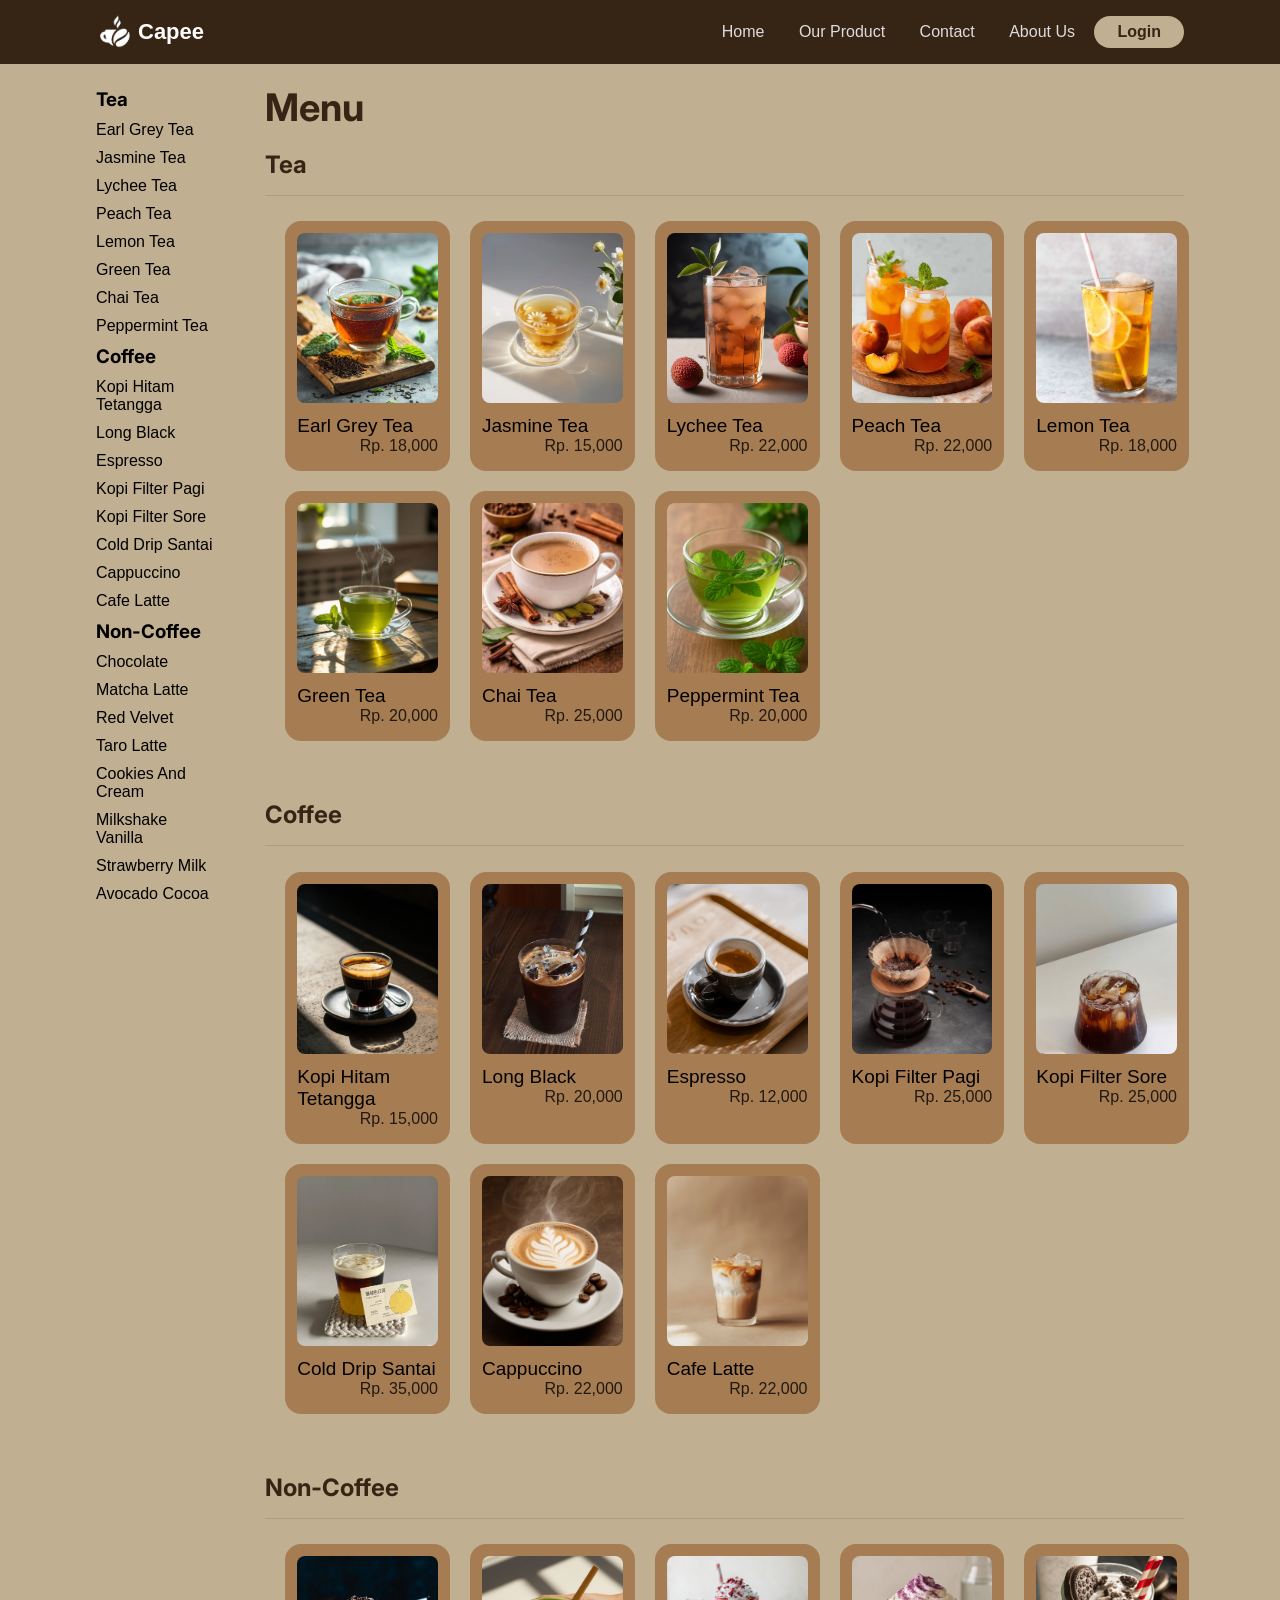
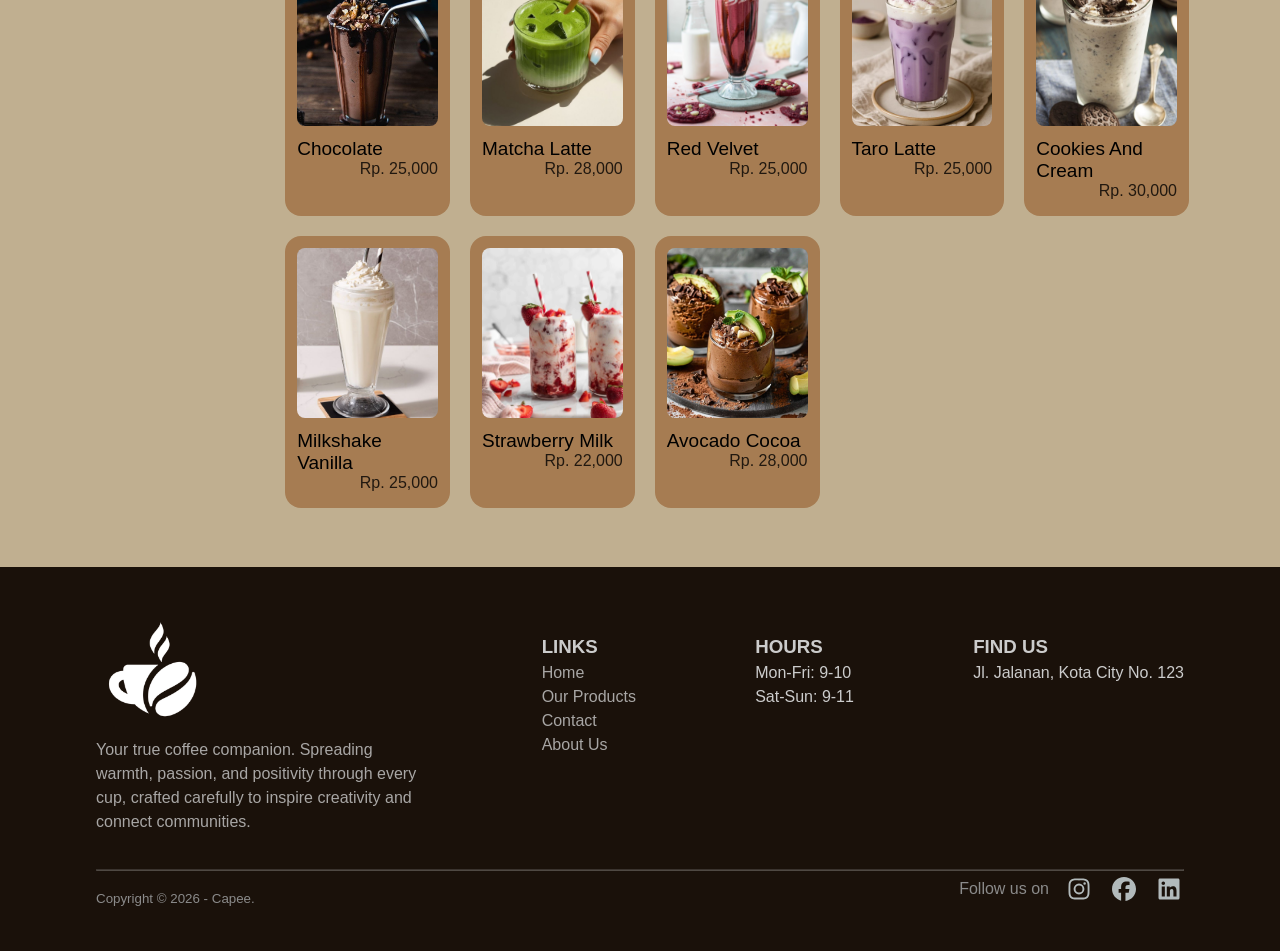
<file: Capee_Product.html>
<!DOCTYPE html>
<!-- saved from url=(0034)http://localhost/capee/product.php -->
<html lang="en" class="fontawesome-i2svg-active fontawesome-i2svg-complete"><head><meta http-equiv="Content-Type" content="text/html; charset=UTF-8">
    
    <meta name="viewport" content="width=device-width, initial-scale=1.0">
    <style type="text/css">:root, :host {
  --fa-font-solid: normal 900 1em/1 "Font Awesome 7 Free";
  --fa-font-regular: normal 400 1em/1 "Font Awesome 7 Free";
  --fa-font-light: normal 300 1em/1 "Font Awesome 7 Pro";
  --fa-font-thin: normal 100 1em/1 "Font Awesome 7 Pro";
  --fa-font-duotone: normal 900 1em/1 "Font Awesome 7 Duotone";
  --fa-font-duotone-regular: normal 400 1em/1 "Font Awesome 7 Duotone";
  --fa-font-duotone-light: normal 300 1em/1 "Font Awesome 7 Duotone";
  --fa-font-duotone-thin: normal 100 1em/1 "Font Awesome 7 Duotone";
  --fa-font-brands: normal 400 1em/1 "Font Awesome 7 Brands";
  --fa-font-sharp-solid: normal 900 1em/1 "Font Awesome 7 Sharp";
  --fa-font-sharp-regular: normal 400 1em/1 "Font Awesome 7 Sharp";
  --fa-font-sharp-light: normal 300 1em/1 "Font Awesome 7 Sharp";
  --fa-font-sharp-thin: normal 100 1em/1 "Font Awesome 7 Sharp";
  --fa-font-sharp-duotone-solid: normal 900 1em/1 "Font Awesome 7 Sharp Duotone";
  --fa-font-sharp-duotone-regular: normal 400 1em/1 "Font Awesome 7 Sharp Duotone";
  --fa-font-sharp-duotone-light: normal 300 1em/1 "Font Awesome 7 Sharp Duotone";
  --fa-font-sharp-duotone-thin: normal 100 1em/1 "Font Awesome 7 Sharp Duotone";
  --fa-font-slab-regular: normal 400 1em/1 "Font Awesome 7 Slab";
  --fa-font-slab-press-regular: normal 400 1em/1 "Font Awesome 7 Slab Press";
  --fa-font-whiteboard-semibold: normal 600 1em/1 "Font Awesome 7 Whiteboard";
  --fa-font-thumbprint-light: normal 300 1em/1 "Font Awesome 7 Thumbprint";
  --fa-font-notdog-solid: normal 900 1em/1 "Font Awesome 7 Notdog";
  --fa-font-notdog-duo-solid: normal 900 1em/1 "Font Awesome 7 Notdog Duo";
  --fa-font-etch-solid: normal 900 1em/1 "Font Awesome 7 Etch";
  --fa-font-jelly-regular: normal 400 1em/1 "Font Awesome 7 Jelly";
  --fa-font-jelly-fill-regular: normal 400 1em/1 "Font Awesome 7 Jelly Fill";
  --fa-font-jelly-duo-regular: normal 400 1em/1 "Font Awesome 7 Jelly Duo";
  --fa-font-chisel-regular: normal 400 1em/1 "Font Awesome 7 Chisel";
}

.svg-inline--fa {
  box-sizing: content-box;
  display: var(--fa-display, inline-block);
  height: 1em;
  overflow: visible;
  vertical-align: -0.125em;
  width: var(--fa-width, 1.25em);
}
.svg-inline--fa.fa-2xs {
  vertical-align: 0.1em;
}
.svg-inline--fa.fa-xs {
  vertical-align: 0em;
}
.svg-inline--fa.fa-sm {
  vertical-align: -0.0714285714em;
}
.svg-inline--fa.fa-lg {
  vertical-align: -0.2em;
}
.svg-inline--fa.fa-xl {
  vertical-align: -0.25em;
}
.svg-inline--fa.fa-2xl {
  vertical-align: -0.3125em;
}
.svg-inline--fa.fa-pull-left,
.svg-inline--fa .fa-pull-start {
  float: inline-start;
  margin-inline-end: var(--fa-pull-margin, 0.3em);
}
.svg-inline--fa.fa-pull-right,
.svg-inline--fa .fa-pull-end {
  float: inline-end;
  margin-inline-start: var(--fa-pull-margin, 0.3em);
}
.svg-inline--fa.fa-li {
  width: var(--fa-li-width, 2em);
  inset-inline-start: calc(-1 * var(--fa-li-width, 2em));
  inset-block-start: 0.25em; /* syncing vertical alignment with Web Font rendering */
}

.fa-layers-counter, .fa-layers-text {
  display: inline-block;
  position: absolute;
  text-align: center;
}

.fa-layers {
  display: inline-block;
  height: 1em;
  position: relative;
  text-align: center;
  vertical-align: -0.125em;
  width: var(--fa-width, 1.25em);
}
.fa-layers .svg-inline--fa {
  inset: 0;
  margin: auto;
  position: absolute;
  transform-origin: center center;
}

.fa-layers-text {
  left: 50%;
  top: 50%;
  transform: translate(-50%, -50%);
  transform-origin: center center;
}

.fa-layers-counter {
  background-color: var(--fa-counter-background-color, #ff253a);
  border-radius: var(--fa-counter-border-radius, 1em);
  box-sizing: border-box;
  color: var(--fa-inverse, #fff);
  line-height: var(--fa-counter-line-height, 1);
  max-width: var(--fa-counter-max-width, 5em);
  min-width: var(--fa-counter-min-width, 1.5em);
  overflow: hidden;
  padding: var(--fa-counter-padding, 0.25em 0.5em);
  right: var(--fa-right, 0);
  text-overflow: ellipsis;
  top: var(--fa-top, 0);
  transform: scale(var(--fa-counter-scale, 0.25));
  transform-origin: top right;
}

.fa-layers-bottom-right {
  bottom: var(--fa-bottom, 0);
  right: var(--fa-right, 0);
  top: auto;
  transform: scale(var(--fa-layers-scale, 0.25));
  transform-origin: bottom right;
}

.fa-layers-bottom-left {
  bottom: var(--fa-bottom, 0);
  left: var(--fa-left, 0);
  right: auto;
  top: auto;
  transform: scale(var(--fa-layers-scale, 0.25));
  transform-origin: bottom left;
}

.fa-layers-top-right {
  top: var(--fa-top, 0);
  right: var(--fa-right, 0);
  transform: scale(var(--fa-layers-scale, 0.25));
  transform-origin: top right;
}

.fa-layers-top-left {
  left: var(--fa-left, 0);
  right: auto;
  top: var(--fa-top, 0);
  transform: scale(var(--fa-layers-scale, 0.25));
  transform-origin: top left;
}

.fa-1x {
  font-size: 1em;
}

.fa-2x {
  font-size: 2em;
}

.fa-3x {
  font-size: 3em;
}

.fa-4x {
  font-size: 4em;
}

.fa-5x {
  font-size: 5em;
}

.fa-6x {
  font-size: 6em;
}

.fa-7x {
  font-size: 7em;
}

.fa-8x {
  font-size: 8em;
}

.fa-9x {
  font-size: 9em;
}

.fa-10x {
  font-size: 10em;
}

.fa-2xs {
  font-size: calc(10 / 16 * 1em); /* converts a 10px size into an em-based value that's relative to the scale's 16px base */
  line-height: calc(1 / 10 * 1em); /* sets the line-height of the icon back to that of it's parent */
  vertical-align: calc((6 / 10 - 0.375) * 1em); /* vertically centers the icon taking into account the surrounding text's descender */
}

.fa-xs {
  font-size: calc(12 / 16 * 1em); /* converts a 12px size into an em-based value that's relative to the scale's 16px base */
  line-height: calc(1 / 12 * 1em); /* sets the line-height of the icon back to that of it's parent */
  vertical-align: calc((6 / 12 - 0.375) * 1em); /* vertically centers the icon taking into account the surrounding text's descender */
}

.fa-sm {
  font-size: calc(14 / 16 * 1em); /* converts a 14px size into an em-based value that's relative to the scale's 16px base */
  line-height: calc(1 / 14 * 1em); /* sets the line-height of the icon back to that of it's parent */
  vertical-align: calc((6 / 14 - 0.375) * 1em); /* vertically centers the icon taking into account the surrounding text's descender */
}

.fa-lg {
  font-size: calc(20 / 16 * 1em); /* converts a 20px size into an em-based value that's relative to the scale's 16px base */
  line-height: calc(1 / 20 * 1em); /* sets the line-height of the icon back to that of it's parent */
  vertical-align: calc((6 / 20 - 0.375) * 1em); /* vertically centers the icon taking into account the surrounding text's descender */
}

.fa-xl {
  font-size: calc(24 / 16 * 1em); /* converts a 24px size into an em-based value that's relative to the scale's 16px base */
  line-height: calc(1 / 24 * 1em); /* sets the line-height of the icon back to that of it's parent */
  vertical-align: calc((6 / 24 - 0.375) * 1em); /* vertically centers the icon taking into account the surrounding text's descender */
}

.fa-2xl {
  font-size: calc(32 / 16 * 1em); /* converts a 32px size into an em-based value that's relative to the scale's 16px base */
  line-height: calc(1 / 32 * 1em); /* sets the line-height of the icon back to that of it's parent */
  vertical-align: calc((6 / 32 - 0.375) * 1em); /* vertically centers the icon taking into account the surrounding text's descender */
}

.fa-width-auto {
  --fa-width: auto;
}

.fa-fw,
.fa-width-fixed {
  --fa-width: 1.25em;
}

.fa-ul {
  list-style-type: none;
  margin-inline-start: var(--fa-li-margin, 2.5em);
  padding-inline-start: 0;
}
.fa-ul > li {
  position: relative;
}

.fa-li {
  inset-inline-start: calc(-1 * var(--fa-li-width, 2em));
  position: absolute;
  text-align: center;
  width: var(--fa-li-width, 2em);
  line-height: inherit;
}

/* Heads Up: Bordered Icons will not be supported in the future!
  - This feature will be deprecated in the next major release of Font Awesome (v8)!
  - You may continue to use it in this version *v7), but it will not be supported in Font Awesome v8.
*/
/* Notes:
* --@{v.$css-prefix}-border-width = 1/16 by default (to render as ~1px based on a 16px default font-size)
* --@{v.$css-prefix}-border-padding =
  ** 3/16 for vertical padding (to give ~2px of vertical whitespace around an icon considering it's vertical alignment)
  ** 4/16 for horizontal padding (to give ~4px of horizontal whitespace around an icon)
*/
.fa-border {
  border-color: var(--fa-border-color, #eee);
  border-radius: var(--fa-border-radius, 0.1em);
  border-style: var(--fa-border-style, solid);
  border-width: var(--fa-border-width, 0.0625em);
  box-sizing: var(--fa-border-box-sizing, content-box);
  padding: var(--fa-border-padding, 0.1875em 0.25em);
}

.fa-pull-left,
.fa-pull-start {
  float: inline-start;
  margin-inline-end: var(--fa-pull-margin, 0.3em);
}

.fa-pull-right,
.fa-pull-end {
  float: inline-end;
  margin-inline-start: var(--fa-pull-margin, 0.3em);
}

.fa-beat {
  animation-name: fa-beat;
  animation-delay: var(--fa-animation-delay, 0s);
  animation-direction: var(--fa-animation-direction, normal);
  animation-duration: var(--fa-animation-duration, 1s);
  animation-iteration-count: var(--fa-animation-iteration-count, infinite);
  animation-timing-function: var(--fa-animation-timing, ease-in-out);
}

.fa-bounce {
  animation-name: fa-bounce;
  animation-delay: var(--fa-animation-delay, 0s);
  animation-direction: var(--fa-animation-direction, normal);
  animation-duration: var(--fa-animation-duration, 1s);
  animation-iteration-count: var(--fa-animation-iteration-count, infinite);
  animation-timing-function: var(--fa-animation-timing, cubic-bezier(0.28, 0.84, 0.42, 1));
}

.fa-fade {
  animation-name: fa-fade;
  animation-delay: var(--fa-animation-delay, 0s);
  animation-direction: var(--fa-animation-direction, normal);
  animation-duration: var(--fa-animation-duration, 1s);
  animation-iteration-count: var(--fa-animation-iteration-count, infinite);
  animation-timing-function: var(--fa-animation-timing, cubic-bezier(0.4, 0, 0.6, 1));
}

.fa-beat-fade {
  animation-name: fa-beat-fade;
  animation-delay: var(--fa-animation-delay, 0s);
  animation-direction: var(--fa-animation-direction, normal);
  animation-duration: var(--fa-animation-duration, 1s);
  animation-iteration-count: var(--fa-animation-iteration-count, infinite);
  animation-timing-function: var(--fa-animation-timing, cubic-bezier(0.4, 0, 0.6, 1));
}

.fa-flip {
  animation-name: fa-flip;
  animation-delay: var(--fa-animation-delay, 0s);
  animation-direction: var(--fa-animation-direction, normal);
  animation-duration: var(--fa-animation-duration, 1s);
  animation-iteration-count: var(--fa-animation-iteration-count, infinite);
  animation-timing-function: var(--fa-animation-timing, ease-in-out);
}

.fa-shake {
  animation-name: fa-shake;
  animation-delay: var(--fa-animation-delay, 0s);
  animation-direction: var(--fa-animation-direction, normal);
  animation-duration: var(--fa-animation-duration, 1s);
  animation-iteration-count: var(--fa-animation-iteration-count, infinite);
  animation-timing-function: var(--fa-animation-timing, linear);
}

.fa-spin {
  animation-name: fa-spin;
  animation-delay: var(--fa-animation-delay, 0s);
  animation-direction: var(--fa-animation-direction, normal);
  animation-duration: var(--fa-animation-duration, 2s);
  animation-iteration-count: var(--fa-animation-iteration-count, infinite);
  animation-timing-function: var(--fa-animation-timing, linear);
}

.fa-spin-reverse {
  --fa-animation-direction: reverse;
}

.fa-pulse,
.fa-spin-pulse {
  animation-name: fa-spin;
  animation-direction: var(--fa-animation-direction, normal);
  animation-duration: var(--fa-animation-duration, 1s);
  animation-iteration-count: var(--fa-animation-iteration-count, infinite);
  animation-timing-function: var(--fa-animation-timing, steps(8));
}

@media (prefers-reduced-motion: reduce) {
  .fa-beat,
  .fa-bounce,
  .fa-fade,
  .fa-beat-fade,
  .fa-flip,
  .fa-pulse,
  .fa-shake,
  .fa-spin,
  .fa-spin-pulse {
    animation: none !important;
    transition: none !important;
  }
}
@keyframes fa-beat {
  0%, 90% {
    transform: scale(1);
  }
  45% {
    transform: scale(var(--fa-beat-scale, 1.25));
  }
}
@keyframes fa-bounce {
  0% {
    transform: scale(1, 1) translateY(0);
  }
  10% {
    transform: scale(var(--fa-bounce-start-scale-x, 1.1), var(--fa-bounce-start-scale-y, 0.9)) translateY(0);
  }
  30% {
    transform: scale(var(--fa-bounce-jump-scale-x, 0.9), var(--fa-bounce-jump-scale-y, 1.1)) translateY(var(--fa-bounce-height, -0.5em));
  }
  50% {
    transform: scale(var(--fa-bounce-land-scale-x, 1.05), var(--fa-bounce-land-scale-y, 0.95)) translateY(0);
  }
  57% {
    transform: scale(1, 1) translateY(var(--fa-bounce-rebound, -0.125em));
  }
  64% {
    transform: scale(1, 1) translateY(0);
  }
  100% {
    transform: scale(1, 1) translateY(0);
  }
}
@keyframes fa-fade {
  50% {
    opacity: var(--fa-fade-opacity, 0.4);
  }
}
@keyframes fa-beat-fade {
  0%, 100% {
    opacity: var(--fa-beat-fade-opacity, 0.4);
    transform: scale(1);
  }
  50% {
    opacity: 1;
    transform: scale(var(--fa-beat-fade-scale, 1.125));
  }
}
@keyframes fa-flip {
  50% {
    transform: rotate3d(var(--fa-flip-x, 0), var(--fa-flip-y, 1), var(--fa-flip-z, 0), var(--fa-flip-angle, -180deg));
  }
}
@keyframes fa-shake {
  0% {
    transform: rotate(-15deg);
  }
  4% {
    transform: rotate(15deg);
  }
  8%, 24% {
    transform: rotate(-18deg);
  }
  12%, 28% {
    transform: rotate(18deg);
  }
  16% {
    transform: rotate(-22deg);
  }
  20% {
    transform: rotate(22deg);
  }
  32% {
    transform: rotate(-12deg);
  }
  36% {
    transform: rotate(12deg);
  }
  40%, 100% {
    transform: rotate(0deg);
  }
}
@keyframes fa-spin {
  0% {
    transform: rotate(0deg);
  }
  100% {
    transform: rotate(360deg);
  }
}
.fa-rotate-90 {
  transform: rotate(90deg);
}

.fa-rotate-180 {
  transform: rotate(180deg);
}

.fa-rotate-270 {
  transform: rotate(270deg);
}

.fa-flip-horizontal {
  transform: scale(-1, 1);
}

.fa-flip-vertical {
  transform: scale(1, -1);
}

.fa-flip-both,
.fa-flip-horizontal.fa-flip-vertical {
  transform: scale(-1, -1);
}

.fa-rotate-by {
  transform: rotate(var(--fa-rotate-angle, 0));
}

.svg-inline--fa .fa-primary {
  fill: var(--fa-primary-color, currentColor);
  opacity: var(--fa-primary-opacity, 1);
}

.svg-inline--fa .fa-secondary {
  fill: var(--fa-secondary-color, currentColor);
  opacity: var(--fa-secondary-opacity, 0.4);
}

.svg-inline--fa.fa-swap-opacity .fa-primary {
  opacity: var(--fa-secondary-opacity, 0.4);
}

.svg-inline--fa.fa-swap-opacity .fa-secondary {
  opacity: var(--fa-primary-opacity, 1);
}

.svg-inline--fa mask .fa-primary,
.svg-inline--fa mask .fa-secondary {
  fill: black;
}

.svg-inline--fa.fa-inverse {
  fill: var(--fa-inverse, #fff);
}

.fa-stack {
  display: inline-block;
  height: 2em;
  line-height: 2em;
  position: relative;
  vertical-align: middle;
  width: 2.5em;
}

.fa-inverse {
  color: var(--fa-inverse, #fff);
}

.svg-inline--fa.fa-stack-1x {
  --fa-width: 1.25em;
  height: 1em;
  width: var(--fa-width);
}
.svg-inline--fa.fa-stack-2x {
  --fa-width: 2.5em;
  height: 2em;
  width: var(--fa-width);
}

.fa-stack-1x,
.fa-stack-2x {
  inset: 0;
  margin: auto;
  position: absolute;
  z-index: var(--fa-stack-z-index, auto);
}</style><link rel="stylesheet" href="./Capee_Product_files/style.css">
    <title>Capee | Product</title>
    <link href="./Capee_Product_files/css2" rel="stylesheet">
    <link rel="stylesheet" href="./Capee_Product_files/all.min.css" integrity="sha512-2SwdPD6INVrV/lHTZbO2nodKhrnDdJK9/kg2XD1r9uGqPo1cUbujc+IYdlYdEErWNu69gVcYgdxlmVmzTWnetw==" crossorigin="anonymous" referrerpolicy="no-referrer">
    <script src="./Capee_Product_files/all.min.js.download" integrity="sha512-6BTOlkauINO65nLhXhthZMtepgJSghyimIalb+crKRPhvhmsCdnIuGcVbR5/aQY2A+260iC1OPy1oCdB6pSSwQ==" crossorigin="anonymous" referrerpolicy="no-referrer"></script>
</head>

<body>


    <header class="header">
    <div class="container">
        <h1><a href="http://localhost/capee/index.php">
                <img src="./Capee_Product_files/logo.png" style="width: 40px; height: auto;" alt="">
                Capee
            </a></h1>
        <ul>
            <li><a href="http://localhost/capee/index.php">Home</a></li>
            <li><a href="http://localhost/capee/product.php">Our Product</a></li>
            <li><a href="http://localhost/capee/contact.php">Contact</a></li>
            <li><a href="http://localhost/capee/aboutus.php">About Us</a></li>
            <li class="loginbutton"><a href="http://localhost/capee/login.php">Login</a></li>
        </ul>
    </div>
</header>
    <div class="section">
        <div class="container menu">

            <div class="sidebar">
                                        <h3>Tea</h3>
                                                        <a href="http://localhost/capee/product.php#product-earl_grey_tea">Earl Grey Tea</a>
                                                            <a href="http://localhost/capee/product.php#product-jasmine_tea">Jasmine Tea</a>
                                                            <a href="http://localhost/capee/product.php#product-lychee_tea">Lychee Tea</a>
                                                            <a href="http://localhost/capee/product.php#product-peach_tea">Peach Tea</a>
                                                            <a href="http://localhost/capee/product.php#product-lemon_tea">Lemon Tea</a>
                                                            <a href="http://localhost/capee/product.php#product-green_tea">Green Tea</a>
                                                            <a href="http://localhost/capee/product.php#product-chai_tea">Chai Tea</a>
                                                            <a href="http://localhost/capee/product.php#product-peppermint_tea">Peppermint Tea</a>
                                                                        <h3>Coffee</h3>
                                                        <a href="http://localhost/capee/product.php#product-kopi_hitam_tetangga">Kopi Hitam Tetangga</a>
                                                            <a href="http://localhost/capee/product.php#product-long_black">Long Black</a>
                                                            <a href="http://localhost/capee/product.php#product-espresso">Espresso</a>
                                                            <a href="http://localhost/capee/product.php#product-kopi_filter_pagi">Kopi Filter Pagi</a>
                                                            <a href="http://localhost/capee/product.php#product-kopi_filter_sore">Kopi Filter Sore</a>
                                                            <a href="http://localhost/capee/product.php#product-cold_drip_santai">Cold Drip Santai</a>
                                                            <a href="http://localhost/capee/product.php#product-cappuccino">Cappuccino</a>
                                                            <a href="http://localhost/capee/product.php#product-cafe_latte">Cafe Latte</a>
                                                                        <h3>Non-Coffee</h3>
                                                        <a href="http://localhost/capee/product.php#product-chocolate">Chocolate</a>
                                                            <a href="http://localhost/capee/product.php#product-matcha_latte">Matcha Latte</a>
                                                            <a href="http://localhost/capee/product.php#product-red_velvet">Red Velvet</a>
                                                            <a href="http://localhost/capee/product.php#product-taro_latte">Taro Latte</a>
                                                            <a href="http://localhost/capee/product.php#product-cookies_and_cream">Cookies And Cream</a>
                                                            <a href="http://localhost/capee/product.php#product-milkshake_vanilla">Milkshake Vanilla</a>
                                                            <a href="http://localhost/capee/product.php#product-strawberry_milk">Strawberry Milk</a>
                                                            <a href="http://localhost/capee/product.php#product-avocado_cocoa">Avocado Cocoa</a>
                                                            </div>

            <div class="menus">
                <h1 class="menu-title">Menu</h1>
                                        <h3 class="category-title">Tea</h3>
                        <hr class="category-line">
                        <div class="menu-produk">
                                                                <div id="product-earl_grey_tea" class="produk">
                                        <img src="./Capee_Product_files/produk1778407758.jpg" alt="Error" class="foto-produk">
                                        <div class="desc-produk">
                                            <span class="title-produk">Earl Grey Tea</span>
                                            <span class="harga-produk">Rp. 18,000</span>
                                        </div>
                                    </div>
                                                                    <div id="product-jasmine_tea" class="produk">
                                        <img src="./Capee_Product_files/produk1778407681.jpg" alt="Error" class="foto-produk">
                                        <div class="desc-produk">
                                            <span class="title-produk">Jasmine Tea</span>
                                            <span class="harga-produk">Rp. 15,000</span>
                                        </div>
                                    </div>
                                                                    <div id="product-lychee_tea" class="produk">
                                        <img src="./Capee_Product_files/produk1778407660.jpg" alt="Error" class="foto-produk">
                                        <div class="desc-produk">
                                            <span class="title-produk">Lychee Tea</span>
                                            <span class="harga-produk">Rp. 22,000</span>
                                        </div>
                                    </div>
                                                                    <div id="product-peach_tea" class="produk">
                                        <img src="./Capee_Product_files/produk1778407548.jpg" alt="Error" class="foto-produk">
                                        <div class="desc-produk">
                                            <span class="title-produk">Peach Tea</span>
                                            <span class="harga-produk">Rp. 22,000</span>
                                        </div>
                                    </div>
                                                                    <div id="product-lemon_tea" class="produk">
                                        <img src="./Capee_Product_files/produk1778407468.jpg" alt="Error" class="foto-produk">
                                        <div class="desc-produk">
                                            <span class="title-produk">Lemon Tea</span>
                                            <span class="harga-produk">Rp. 18,000</span>
                                        </div>
                                    </div>
                                                                    <div id="product-green_tea" class="produk">
                                        <img src="./Capee_Product_files/produk1778407437.jpg" alt="Error" class="foto-produk">
                                        <div class="desc-produk">
                                            <span class="title-produk">Green Tea</span>
                                            <span class="harga-produk">Rp. 20,000</span>
                                        </div>
                                    </div>
                                                                    <div id="product-chai_tea" class="produk">
                                        <img src="./Capee_Product_files/produk1778407361.jpg" alt="Error" class="foto-produk">
                                        <div class="desc-produk">
                                            <span class="title-produk">Chai Tea</span>
                                            <span class="harga-produk">Rp. 25,000</span>
                                        </div>
                                    </div>
                                                                    <div id="product-peppermint_tea" class="produk">
                                        <img src="./Capee_Product_files/produk1778407338.jpg" alt="Error" class="foto-produk">
                                        <div class="desc-produk">
                                            <span class="title-produk">Peppermint Tea</span>
                                            <span class="harga-produk">Rp. 20,000</span>
                                        </div>
                                    </div>
                                
                        </div>
                                            <h3 class="category-title">Coffee</h3>
                        <hr class="category-line">
                        <div class="menu-produk">
                                                                <div id="product-kopi_hitam_tetangga" class="produk">
                                        <img src="./Capee_Product_files/produk1778408339.jpg" alt="Error" class="foto-produk">
                                        <div class="desc-produk">
                                            <span class="title-produk">Kopi Hitam Tetangga</span>
                                            <span class="harga-produk">Rp. 15,000</span>
                                        </div>
                                    </div>
                                                                    <div id="product-long_black" class="produk">
                                        <img src="./Capee_Product_files/produk1778408322.jpg" alt="Error" class="foto-produk">
                                        <div class="desc-produk">
                                            <span class="title-produk">Long Black</span>
                                            <span class="harga-produk">Rp. 20,000</span>
                                        </div>
                                    </div>
                                                                    <div id="product-espresso" class="produk">
                                        <img src="./Capee_Product_files/produk1778408302.jpg" alt="Error" class="foto-produk">
                                        <div class="desc-produk">
                                            <span class="title-produk">Espresso</span>
                                            <span class="harga-produk">Rp. 12,000</span>
                                        </div>
                                    </div>
                                                                    <div id="product-kopi_filter_pagi" class="produk">
                                        <img src="./Capee_Product_files/produk1778408238.jpg" alt="Error" class="foto-produk">
                                        <div class="desc-produk">
                                            <span class="title-produk">Kopi Filter Pagi</span>
                                            <span class="harga-produk">Rp. 25,000</span>
                                        </div>
                                    </div>
                                                                    <div id="product-kopi_filter_sore" class="produk">
                                        <img src="./Capee_Product_files/produk1778408212.jpg" alt="Error" class="foto-produk">
                                        <div class="desc-produk">
                                            <span class="title-produk">Kopi Filter Sore</span>
                                            <span class="harga-produk">Rp. 25,000</span>
                                        </div>
                                    </div>
                                                                    <div id="product-cold_drip_santai" class="produk">
                                        <img src="./Capee_Product_files/produk1778408115.jpg" alt="Error" class="foto-produk">
                                        <div class="desc-produk">
                                            <span class="title-produk">Cold Drip Santai</span>
                                            <span class="harga-produk">Rp. 35,000</span>
                                        </div>
                                    </div>
                                                                    <div id="product-cappuccino" class="produk">
                                        <img src="./Capee_Product_files/produk1778408018.jpg" alt="Error" class="foto-produk">
                                        <div class="desc-produk">
                                            <span class="title-produk">Cappuccino</span>
                                            <span class="harga-produk">Rp. 22,000</span>
                                        </div>
                                    </div>
                                                                    <div id="product-cafe_latte" class="produk">
                                        <img src="./Capee_Product_files/produk1778407799.jpg" alt="Error" class="foto-produk">
                                        <div class="desc-produk">
                                            <span class="title-produk">Cafe Latte</span>
                                            <span class="harga-produk">Rp. 22,000</span>
                                        </div>
                                    </div>
                                
                        </div>
                                            <h3 class="category-title">Non-Coffee</h3>
                        <hr class="category-line">
                        <div class="menu-produk">
                                                                <div id="product-chocolate" class="produk">
                                        <img src="./Capee_Product_files/produk1778407310.jpg" alt="Error" class="foto-produk">
                                        <div class="desc-produk">
                                            <span class="title-produk">Chocolate</span>
                                            <span class="harga-produk">Rp. 25,000</span>
                                        </div>
                                    </div>
                                                                    <div id="product-matcha_latte" class="produk">
                                        <img src="./Capee_Product_files/produk1778407267.jpg" alt="Error" class="foto-produk">
                                        <div class="desc-produk">
                                            <span class="title-produk">Matcha Latte</span>
                                            <span class="harga-produk">Rp. 28,000</span>
                                        </div>
                                    </div>
                                                                    <div id="product-red_velvet" class="produk">
                                        <img src="./Capee_Product_files/produk1778407240.jpg" alt="Error" class="foto-produk">
                                        <div class="desc-produk">
                                            <span class="title-produk">Red Velvet</span>
                                            <span class="harga-produk">Rp. 25,000</span>
                                        </div>
                                    </div>
                                                                    <div id="product-taro_latte" class="produk">
                                        <img src="./Capee_Product_files/produk1778407193.jpg" alt="Error" class="foto-produk">
                                        <div class="desc-produk">
                                            <span class="title-produk">Taro Latte</span>
                                            <span class="harga-produk">Rp. 25,000</span>
                                        </div>
                                    </div>
                                                                    <div id="product-cookies_and_cream" class="produk">
                                        <img src="./Capee_Product_files/produk1778406829.jpg" alt="Error" class="foto-produk">
                                        <div class="desc-produk">
                                            <span class="title-produk">Cookies And Cream</span>
                                            <span class="harga-produk">Rp. 30,000</span>
                                        </div>
                                    </div>
                                                                    <div id="product-milkshake_vanilla" class="produk">
                                        <img src="./Capee_Product_files/produk1778406812.jpg" alt="Error" class="foto-produk">
                                        <div class="desc-produk">
                                            <span class="title-produk">Milkshake Vanilla</span>
                                            <span class="harga-produk">Rp. 25,000</span>
                                        </div>
                                    </div>
                                                                    <div id="product-strawberry_milk" class="produk">
                                        <img src="./Capee_Product_files/produk1778406784.jpg" alt="Error" class="foto-produk">
                                        <div class="desc-produk">
                                            <span class="title-produk">Strawberry Milk</span>
                                            <span class="harga-produk">Rp. 22,000</span>
                                        </div>
                                    </div>
                                                                    <div id="product-avocado_cocoa" class="produk">
                                        <img src="./Capee_Product_files/produk1778406772.jpg" alt="Error" class="foto-produk">
                                        <div class="desc-produk">
                                            <span class="title-produk">Avocado Cocoa</span>
                                            <span class="harga-produk">Rp. 28,000</span>
                                        </div>
                                    </div>
                                
                        </div>
                                </div>
        </div>
    </div>

    <!--  -->

<div class="footer">
    <div class="container">
        <div class="footer-wrapper">
            <div class="footer-content">
                <img src="./Capee_Product_files/logo.png" class="footer-icon" alt="Error">
                <p>Your true coffee companion. Spreading warmth, passion, and positivity through every cup, crafted carefully to inspire creativity and connect communities.</p>
            </div>
            <div class="footer-content">
                <h3>LINKS</h3>
                <a href="http://localhost/capee/index.php">Home</a>
                <a href="http://localhost/capee/product.php">Our Products</a>
                <a href="http://localhost/capee/contact.php">Contact</a>
                <a href="http://localhost/capee/aboutus.php">About Us</a>
            </div>
            <div class="footer-content">
                <h3>HOURS</h3>
                <span>Mon-Fri: 9-10</span>
                <span>Sat-Sun: 9-11</span>
            </div>
            <div class="footer-content">
                <h3>FIND US</h3>
                <span>Jl. Jalanan, Kota City No. 123</span>
            </div>
        </div>
        <hr>
        <div class="footer-small">
            <small>Copyright © 2026 - Capee.</small>
            <div class="links">
                Follow us on
                <svg class="svg-inline--fa fa-instagram icon" data-prefix="fab" data-icon="instagram" role="img" viewBox="0 0 448 512" aria-hidden="true" data-fa-i2svg=""><path fill="currentColor" d="M224.3 141a115 115 0 1 0 -.6 230 115 115 0 1 0 .6-230zm-.6 40.4a74.6 74.6 0 1 1 .6 149.2 74.6 74.6 0 1 1 -.6-149.2zm93.4-45.1a26.8 26.8 0 1 1 53.6 0 26.8 26.8 0 1 1 -53.6 0zm129.7 27.2c-1.7-35.9-9.9-67.7-36.2-93.9-26.2-26.2-58-34.4-93.9-36.2-37-2.1-147.9-2.1-184.9 0-35.8 1.7-67.6 9.9-93.9 36.1s-34.4 58-36.2 93.9c-2.1 37-2.1 147.9 0 184.9 1.7 35.9 9.9 67.7 36.2 93.9s58 34.4 93.9 36.2c37 2.1 147.9 2.1 184.9 0 35.9-1.7 67.7-9.9 93.9-36.2 26.2-26.2 34.4-58 36.2-93.9 2.1-37 2.1-147.8 0-184.8zM399 388c-7.8 19.6-22.9 34.7-42.6 42.6-29.5 11.7-99.5 9-132.1 9s-102.7 2.6-132.1-9c-19.6-7.8-34.7-22.9-42.6-42.6-11.7-29.5-9-99.5-9-132.1s-2.6-102.7 9-132.1c7.8-19.6 22.9-34.7 42.6-42.6 29.5-11.7 99.5-9 132.1-9s102.7-2.6 132.1 9c19.6 7.8 34.7 22.9 42.6 42.6 11.7 29.5 9 99.5 9 132.1s2.7 102.7-9 132.1z"></path></svg><!-- <i class="fa-brands fa-instagram icon"></i> Font Awesome fontawesome.com -->
                <svg class="svg-inline--fa fa-facebook icon" data-prefix="fab" data-icon="facebook" role="img" viewBox="0 0 512 512" aria-hidden="true" data-fa-i2svg=""><path fill="currentColor" d="M512 256C512 114.6 397.4 0 256 0S0 114.6 0 256C0 376 82.7 476.8 194.2 504.5l0-170.3-52.8 0 0-78.2 52.8 0 0-33.7c0-87.1 39.4-127.5 125-127.5 16.2 0 44.2 3.2 55.7 6.4l0 70.8c-6-.6-16.5-1-29.6-1-42 0-58.2 15.9-58.2 57.2l0 27.8 83.6 0-14.4 78.2-69.3 0 0 175.9C413.8 494.8 512 386.9 512 256z"></path></svg><!-- <i class="fa-brands fa-facebook icon"></i> Font Awesome fontawesome.com -->
                <svg class="svg-inline--fa fa-linkedin icon" data-prefix="fab" data-icon="linkedin" role="img" viewBox="0 0 448 512" aria-hidden="true" data-fa-i2svg=""><path fill="currentColor" d="M416 32L31.9 32C14.3 32 0 46.5 0 64.3L0 447.7C0 465.5 14.3 480 31.9 480L416 480c17.6 0 32-14.5 32-32.3l0-383.4C448 46.5 433.6 32 416 32zM135.4 416l-66.4 0 0-213.8 66.5 0 0 213.8-.1 0zM102.2 96a38.5 38.5 0 1 1 0 77 38.5 38.5 0 1 1 0-77zM384.3 416l-66.4 0 0-104c0-24.8-.5-56.7-34.5-56.7-34.6 0-39.9 27-39.9 54.9l0 105.8-66.4 0 0-213.8 63.7 0 0 29.2 .9 0c8.9-16.8 30.6-34.5 62.9-34.5 67.2 0 79.7 44.3 79.7 101.9l0 117.2z"></path></svg><!-- <i class="fa-brands fa-linkedin icon"></i> Font Awesome fontawesome.com -->
            </div>
        </div>
    </div>
</div>



</body></html>
</file>
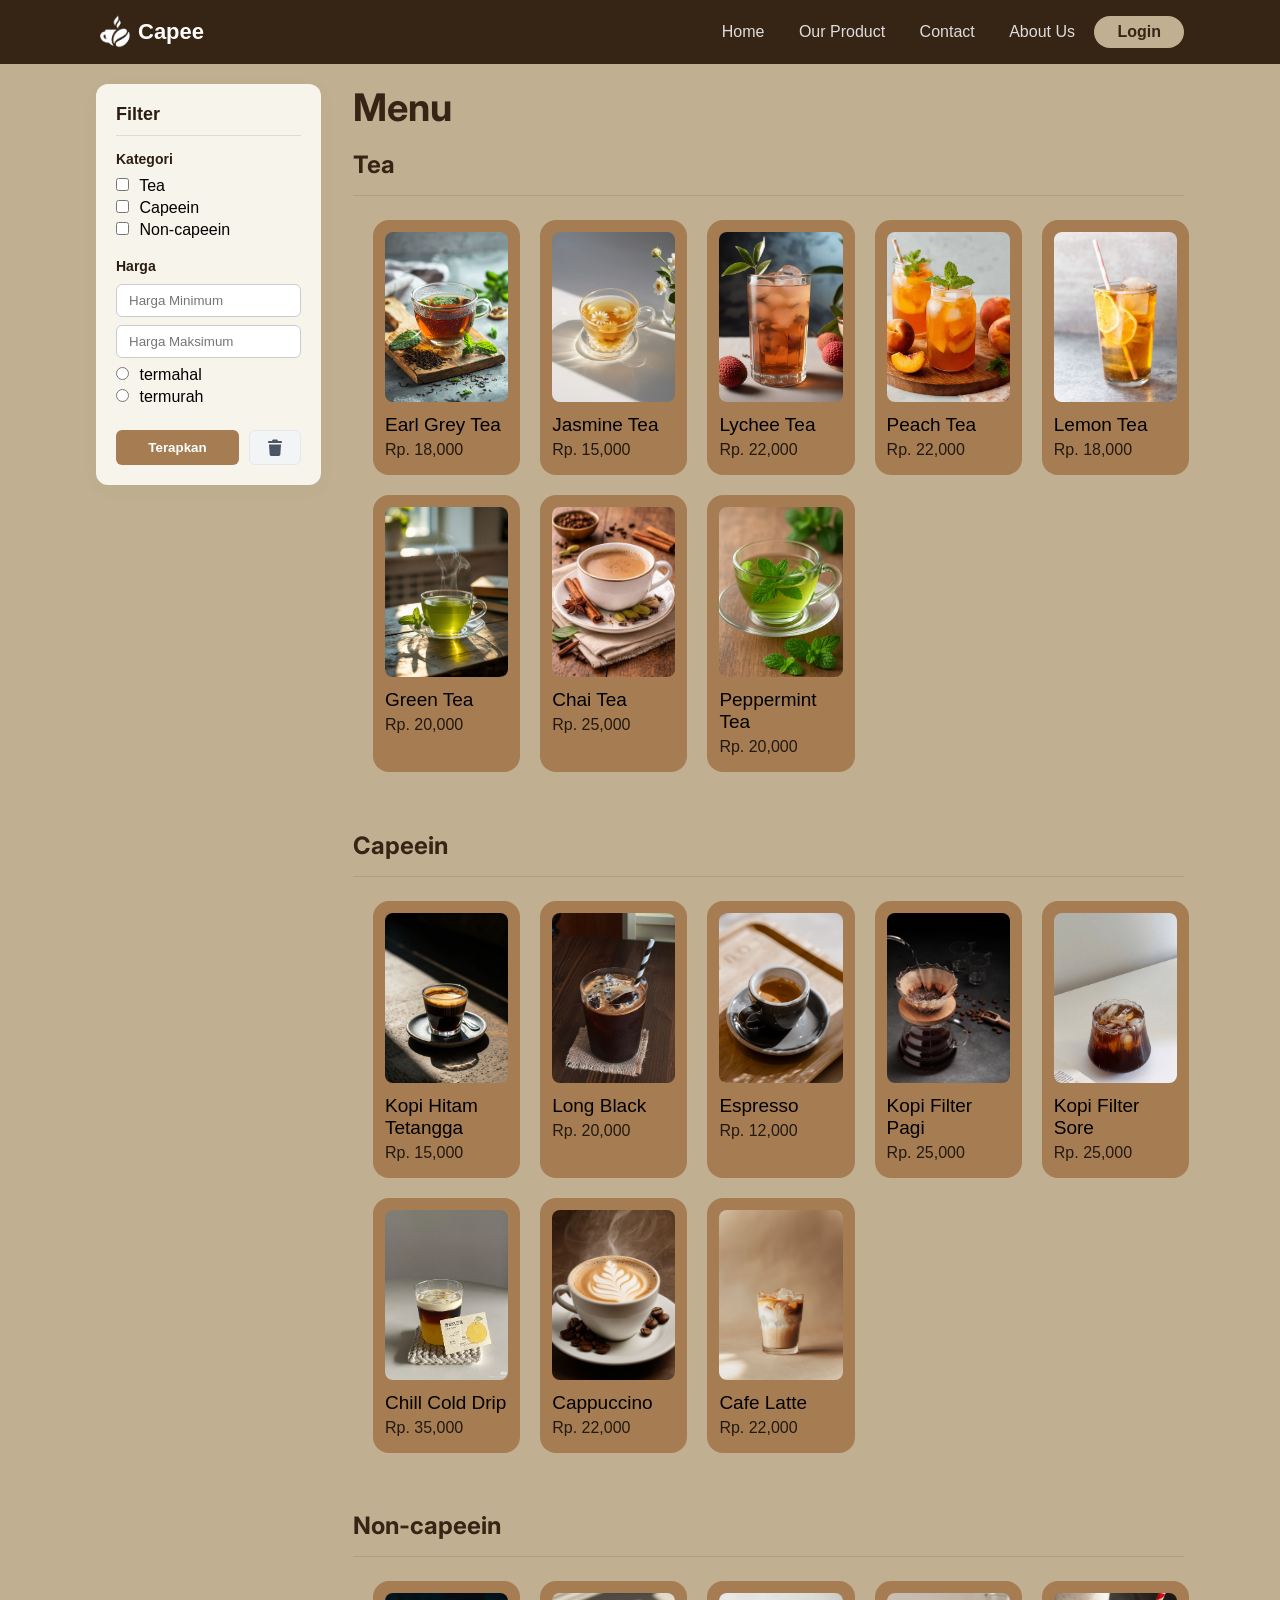
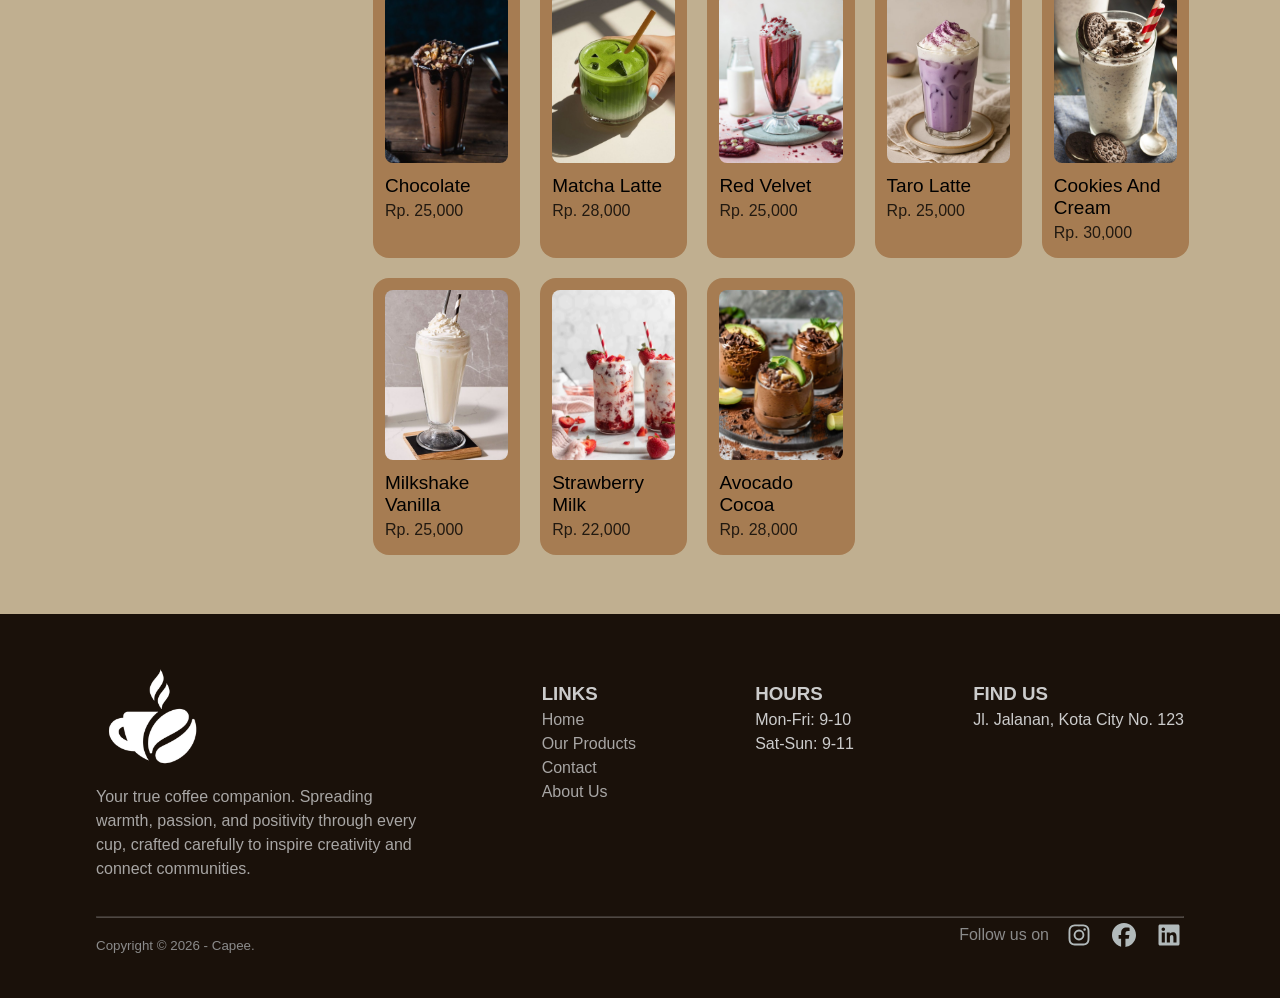
<file: product2.html>
<!DOCTYPE html>
<!-- saved from url=(0034)http://localhost/capee/product.php -->
<html lang="en" class="fontawesome-i2svg-active fontawesome-i2svg-complete"><head><meta http-equiv="Content-Type" content="text/html; charset=UTF-8">
    
    <meta name="viewport" content="width=device-width, initial-scale=1.0">
    <style type="text/css">:root, :host {
  --fa-font-solid: normal 900 1em/1 "Font Awesome 7 Free";
  --fa-font-regular: normal 400 1em/1 "Font Awesome 7 Free";
  --fa-font-light: normal 300 1em/1 "Font Awesome 7 Pro";
  --fa-font-thin: normal 100 1em/1 "Font Awesome 7 Pro";
  --fa-font-duotone: normal 900 1em/1 "Font Awesome 7 Duotone";
  --fa-font-duotone-regular: normal 400 1em/1 "Font Awesome 7 Duotone";
  --fa-font-duotone-light: normal 300 1em/1 "Font Awesome 7 Duotone";
  --fa-font-duotone-thin: normal 100 1em/1 "Font Awesome 7 Duotone";
  --fa-font-brands: normal 400 1em/1 "Font Awesome 7 Brands";
  --fa-font-sharp-solid: normal 900 1em/1 "Font Awesome 7 Sharp";
  --fa-font-sharp-regular: normal 400 1em/1 "Font Awesome 7 Sharp";
  --fa-font-sharp-light: normal 300 1em/1 "Font Awesome 7 Sharp";
  --fa-font-sharp-thin: normal 100 1em/1 "Font Awesome 7 Sharp";
  --fa-font-sharp-duotone-solid: normal 900 1em/1 "Font Awesome 7 Sharp Duotone";
  --fa-font-sharp-duotone-regular: normal 400 1em/1 "Font Awesome 7 Sharp Duotone";
  --fa-font-sharp-duotone-light: normal 300 1em/1 "Font Awesome 7 Sharp Duotone";
  --fa-font-sharp-duotone-thin: normal 100 1em/1 "Font Awesome 7 Sharp Duotone";
  --fa-font-slab-regular: normal 400 1em/1 "Font Awesome 7 Slab";
  --fa-font-slab-press-regular: normal 400 1em/1 "Font Awesome 7 Slab Press";
  --fa-font-whiteboard-semibold: normal 600 1em/1 "Font Awesome 7 Whiteboard";
  --fa-font-thumbprint-light: normal 300 1em/1 "Font Awesome 7 Thumbprint";
  --fa-font-notdog-solid: normal 900 1em/1 "Font Awesome 7 Notdog";
  --fa-font-notdog-duo-solid: normal 900 1em/1 "Font Awesome 7 Notdog Duo";
  --fa-font-etch-solid: normal 900 1em/1 "Font Awesome 7 Etch";
  --fa-font-jelly-regular: normal 400 1em/1 "Font Awesome 7 Jelly";
  --fa-font-jelly-fill-regular: normal 400 1em/1 "Font Awesome 7 Jelly Fill";
  --fa-font-jelly-duo-regular: normal 400 1em/1 "Font Awesome 7 Jelly Duo";
  --fa-font-chisel-regular: normal 400 1em/1 "Font Awesome 7 Chisel";
}

.svg-inline--fa {
  box-sizing: content-box;
  display: var(--fa-display, inline-block);
  height: 1em;
  overflow: visible;
  vertical-align: -0.125em;
  width: var(--fa-width, 1.25em);
}
.svg-inline--fa.fa-2xs {
  vertical-align: 0.1em;
}
.svg-inline--fa.fa-xs {
  vertical-align: 0em;
}
.svg-inline--fa.fa-sm {
  vertical-align: -0.0714285714em;
}
.svg-inline--fa.fa-lg {
  vertical-align: -0.2em;
}
.svg-inline--fa.fa-xl {
  vertical-align: -0.25em;
}
.svg-inline--fa.fa-2xl {
  vertical-align: -0.3125em;
}
.svg-inline--fa.fa-pull-left,
.svg-inline--fa .fa-pull-start {
  float: inline-start;
  margin-inline-end: var(--fa-pull-margin, 0.3em);
}
.svg-inline--fa.fa-pull-right,
.svg-inline--fa .fa-pull-end {
  float: inline-end;
  margin-inline-start: var(--fa-pull-margin, 0.3em);
}
.svg-inline--fa.fa-li {
  width: var(--fa-li-width, 2em);
  inset-inline-start: calc(-1 * var(--fa-li-width, 2em));
  inset-block-start: 0.25em; /* syncing vertical alignment with Web Font rendering */
}

.fa-layers-counter, .fa-layers-text {
  display: inline-block;
  position: absolute;
  text-align: center;
}

.fa-layers {
  display: inline-block;
  height: 1em;
  position: relative;
  text-align: center;
  vertical-align: -0.125em;
  width: var(--fa-width, 1.25em);
}
.fa-layers .svg-inline--fa {
  inset: 0;
  margin: auto;
  position: absolute;
  transform-origin: center center;
}

.fa-layers-text {
  left: 50%;
  top: 50%;
  transform: translate(-50%, -50%);
  transform-origin: center center;
}

.fa-layers-counter {
  background-color: var(--fa-counter-background-color, #ff253a);
  border-radius: var(--fa-counter-border-radius, 1em);
  box-sizing: border-box;
  color: var(--fa-inverse, #fff);
  line-height: var(--fa-counter-line-height, 1);
  max-width: var(--fa-counter-max-width, 5em);
  min-width: var(--fa-counter-min-width, 1.5em);
  overflow: hidden;
  padding: var(--fa-counter-padding, 0.25em 0.5em);
  right: var(--fa-right, 0);
  text-overflow: ellipsis;
  top: var(--fa-top, 0);
  transform: scale(var(--fa-counter-scale, 0.25));
  transform-origin: top right;
}

.fa-layers-bottom-right {
  bottom: var(--fa-bottom, 0);
  right: var(--fa-right, 0);
  top: auto;
  transform: scale(var(--fa-layers-scale, 0.25));
  transform-origin: bottom right;
}

.fa-layers-bottom-left {
  bottom: var(--fa-bottom, 0);
  left: var(--fa-left, 0);
  right: auto;
  top: auto;
  transform: scale(var(--fa-layers-scale, 0.25));
  transform-origin: bottom left;
}

.fa-layers-top-right {
  top: var(--fa-top, 0);
  right: var(--fa-right, 0);
  transform: scale(var(--fa-layers-scale, 0.25));
  transform-origin: top right;
}

.fa-layers-top-left {
  left: var(--fa-left, 0);
  right: auto;
  top: var(--fa-top, 0);
  transform: scale(var(--fa-layers-scale, 0.25));
  transform-origin: top left;
}

.fa-1x {
  font-size: 1em;
}

.fa-2x {
  font-size: 2em;
}

.fa-3x {
  font-size: 3em;
}

.fa-4x {
  font-size: 4em;
}

.fa-5x {
  font-size: 5em;
}

.fa-6x {
  font-size: 6em;
}

.fa-7x {
  font-size: 7em;
}

.fa-8x {
  font-size: 8em;
}

.fa-9x {
  font-size: 9em;
}

.fa-10x {
  font-size: 10em;
}

.fa-2xs {
  font-size: calc(10 / 16 * 1em); /* converts a 10px size into an em-based value that's relative to the scale's 16px base */
  line-height: calc(1 / 10 * 1em); /* sets the line-height of the icon back to that of it's parent */
  vertical-align: calc((6 / 10 - 0.375) * 1em); /* vertically centers the icon taking into account the surrounding text's descender */
}

.fa-xs {
  font-size: calc(12 / 16 * 1em); /* converts a 12px size into an em-based value that's relative to the scale's 16px base */
  line-height: calc(1 / 12 * 1em); /* sets the line-height of the icon back to that of it's parent */
  vertical-align: calc((6 / 12 - 0.375) * 1em); /* vertically centers the icon taking into account the surrounding text's descender */
}

.fa-sm {
  font-size: calc(14 / 16 * 1em); /* converts a 14px size into an em-based value that's relative to the scale's 16px base */
  line-height: calc(1 / 14 * 1em); /* sets the line-height of the icon back to that of it's parent */
  vertical-align: calc((6 / 14 - 0.375) * 1em); /* vertically centers the icon taking into account the surrounding text's descender */
}

.fa-lg {
  font-size: calc(20 / 16 * 1em); /* converts a 20px size into an em-based value that's relative to the scale's 16px base */
  line-height: calc(1 / 20 * 1em); /* sets the line-height of the icon back to that of it's parent */
  vertical-align: calc((6 / 20 - 0.375) * 1em); /* vertically centers the icon taking into account the surrounding text's descender */
}

.fa-xl {
  font-size: calc(24 / 16 * 1em); /* converts a 24px size into an em-based value that's relative to the scale's 16px base */
  line-height: calc(1 / 24 * 1em); /* sets the line-height of the icon back to that of it's parent */
  vertical-align: calc((6 / 24 - 0.375) * 1em); /* vertically centers the icon taking into account the surrounding text's descender */
}

.fa-2xl {
  font-size: calc(32 / 16 * 1em); /* converts a 32px size into an em-based value that's relative to the scale's 16px base */
  line-height: calc(1 / 32 * 1em); /* sets the line-height of the icon back to that of it's parent */
  vertical-align: calc((6 / 32 - 0.375) * 1em); /* vertically centers the icon taking into account the surrounding text's descender */
}

.fa-width-auto {
  --fa-width: auto;
}

.fa-fw,
.fa-width-fixed {
  --fa-width: 1.25em;
}

.fa-ul {
  list-style-type: none;
  margin-inline-start: var(--fa-li-margin, 2.5em);
  padding-inline-start: 0;
}
.fa-ul > li {
  position: relative;
}

.fa-li {
  inset-inline-start: calc(-1 * var(--fa-li-width, 2em));
  position: absolute;
  text-align: center;
  width: var(--fa-li-width, 2em);
  line-height: inherit;
}

/* Heads Up: Bordered Icons will not be supported in the future!
  - This feature will be deprecated in the next major release of Font Awesome (v8)!
  - You may continue to use it in this version *v7), but it will not be supported in Font Awesome v8.
*/
/* Notes:
* --@{v.$css-prefix}-border-width = 1/16 by default (to render as ~1px based on a 16px default font-size)
* --@{v.$css-prefix}-border-padding =
  ** 3/16 for vertical padding (to give ~2px of vertical whitespace around an icon considering it's vertical alignment)
  ** 4/16 for horizontal padding (to give ~4px of horizontal whitespace around an icon)
*/
.fa-border {
  border-color: var(--fa-border-color, #eee);
  border-radius: var(--fa-border-radius, 0.1em);
  border-style: var(--fa-border-style, solid);
  border-width: var(--fa-border-width, 0.0625em);
  box-sizing: var(--fa-border-box-sizing, content-box);
  padding: var(--fa-border-padding, 0.1875em 0.25em);
}

.fa-pull-left,
.fa-pull-start {
  float: inline-start;
  margin-inline-end: var(--fa-pull-margin, 0.3em);
}

.fa-pull-right,
.fa-pull-end {
  float: inline-end;
  margin-inline-start: var(--fa-pull-margin, 0.3em);
}

.fa-beat {
  animation-name: fa-beat;
  animation-delay: var(--fa-animation-delay, 0s);
  animation-direction: var(--fa-animation-direction, normal);
  animation-duration: var(--fa-animation-duration, 1s);
  animation-iteration-count: var(--fa-animation-iteration-count, infinite);
  animation-timing-function: var(--fa-animation-timing, ease-in-out);
}

.fa-bounce {
  animation-name: fa-bounce;
  animation-delay: var(--fa-animation-delay, 0s);
  animation-direction: var(--fa-animation-direction, normal);
  animation-duration: var(--fa-animation-duration, 1s);
  animation-iteration-count: var(--fa-animation-iteration-count, infinite);
  animation-timing-function: var(--fa-animation-timing, cubic-bezier(0.28, 0.84, 0.42, 1));
}

.fa-fade {
  animation-name: fa-fade;
  animation-delay: var(--fa-animation-delay, 0s);
  animation-direction: var(--fa-animation-direction, normal);
  animation-duration: var(--fa-animation-duration, 1s);
  animation-iteration-count: var(--fa-animation-iteration-count, infinite);
  animation-timing-function: var(--fa-animation-timing, cubic-bezier(0.4, 0, 0.6, 1));
}

.fa-beat-fade {
  animation-name: fa-beat-fade;
  animation-delay: var(--fa-animation-delay, 0s);
  animation-direction: var(--fa-animation-direction, normal);
  animation-duration: var(--fa-animation-duration, 1s);
  animation-iteration-count: var(--fa-animation-iteration-count, infinite);
  animation-timing-function: var(--fa-animation-timing, cubic-bezier(0.4, 0, 0.6, 1));
}

.fa-flip {
  animation-name: fa-flip;
  animation-delay: var(--fa-animation-delay, 0s);
  animation-direction: var(--fa-animation-direction, normal);
  animation-duration: var(--fa-animation-duration, 1s);
  animation-iteration-count: var(--fa-animation-iteration-count, infinite);
  animation-timing-function: var(--fa-animation-timing, ease-in-out);
}

.fa-shake {
  animation-name: fa-shake;
  animation-delay: var(--fa-animation-delay, 0s);
  animation-direction: var(--fa-animation-direction, normal);
  animation-duration: var(--fa-animation-duration, 1s);
  animation-iteration-count: var(--fa-animation-iteration-count, infinite);
  animation-timing-function: var(--fa-animation-timing, linear);
}

.fa-spin {
  animation-name: fa-spin;
  animation-delay: var(--fa-animation-delay, 0s);
  animation-direction: var(--fa-animation-direction, normal);
  animation-duration: var(--fa-animation-duration, 2s);
  animation-iteration-count: var(--fa-animation-iteration-count, infinite);
  animation-timing-function: var(--fa-animation-timing, linear);
}

.fa-spin-reverse {
  --fa-animation-direction: reverse;
}

.fa-pulse,
.fa-spin-pulse {
  animation-name: fa-spin;
  animation-direction: var(--fa-animation-direction, normal);
  animation-duration: var(--fa-animation-duration, 1s);
  animation-iteration-count: var(--fa-animation-iteration-count, infinite);
  animation-timing-function: var(--fa-animation-timing, steps(8));
}

@media (prefers-reduced-motion: reduce) {
  .fa-beat,
  .fa-bounce,
  .fa-fade,
  .fa-beat-fade,
  .fa-flip,
  .fa-pulse,
  .fa-shake,
  .fa-spin,
  .fa-spin-pulse {
    animation: none !important;
    transition: none !important;
  }
}
@keyframes fa-beat {
  0%, 90% {
    transform: scale(1);
  }
  45% {
    transform: scale(var(--fa-beat-scale, 1.25));
  }
}
@keyframes fa-bounce {
  0% {
    transform: scale(1, 1) translateY(0);
  }
  10% {
    transform: scale(var(--fa-bounce-start-scale-x, 1.1), var(--fa-bounce-start-scale-y, 0.9)) translateY(0);
  }
  30% {
    transform: scale(var(--fa-bounce-jump-scale-x, 0.9), var(--fa-bounce-jump-scale-y, 1.1)) translateY(var(--fa-bounce-height, -0.5em));
  }
  50% {
    transform: scale(var(--fa-bounce-land-scale-x, 1.05), var(--fa-bounce-land-scale-y, 0.95)) translateY(0);
  }
  57% {
    transform: scale(1, 1) translateY(var(--fa-bounce-rebound, -0.125em));
  }
  64% {
    transform: scale(1, 1) translateY(0);
  }
  100% {
    transform: scale(1, 1) translateY(0);
  }
}
@keyframes fa-fade {
  50% {
    opacity: var(--fa-fade-opacity, 0.4);
  }
}
@keyframes fa-beat-fade {
  0%, 100% {
    opacity: var(--fa-beat-fade-opacity, 0.4);
    transform: scale(1);
  }
  50% {
    opacity: 1;
    transform: scale(var(--fa-beat-fade-scale, 1.125));
  }
}
@keyframes fa-flip {
  50% {
    transform: rotate3d(var(--fa-flip-x, 0), var(--fa-flip-y, 1), var(--fa-flip-z, 0), var(--fa-flip-angle, -180deg));
  }
}
@keyframes fa-shake {
  0% {
    transform: rotate(-15deg);
  }
  4% {
    transform: rotate(15deg);
  }
  8%, 24% {
    transform: rotate(-18deg);
  }
  12%, 28% {
    transform: rotate(18deg);
  }
  16% {
    transform: rotate(-22deg);
  }
  20% {
    transform: rotate(22deg);
  }
  32% {
    transform: rotate(-12deg);
  }
  36% {
    transform: rotate(12deg);
  }
  40%, 100% {
    transform: rotate(0deg);
  }
}
@keyframes fa-spin {
  0% {
    transform: rotate(0deg);
  }
  100% {
    transform: rotate(360deg);
  }
}
.fa-rotate-90 {
  transform: rotate(90deg);
}

.fa-rotate-180 {
  transform: rotate(180deg);
}

.fa-rotate-270 {
  transform: rotate(270deg);
}

.fa-flip-horizontal {
  transform: scale(-1, 1);
}

.fa-flip-vertical {
  transform: scale(1, -1);
}

.fa-flip-both,
.fa-flip-horizontal.fa-flip-vertical {
  transform: scale(-1, -1);
}

.fa-rotate-by {
  transform: rotate(var(--fa-rotate-angle, 0));
}

.svg-inline--fa .fa-primary {
  fill: var(--fa-primary-color, currentColor);
  opacity: var(--fa-primary-opacity, 1);
}

.svg-inline--fa .fa-secondary {
  fill: var(--fa-secondary-color, currentColor);
  opacity: var(--fa-secondary-opacity, 0.4);
}

.svg-inline--fa.fa-swap-opacity .fa-primary {
  opacity: var(--fa-secondary-opacity, 0.4);
}

.svg-inline--fa.fa-swap-opacity .fa-secondary {
  opacity: var(--fa-primary-opacity, 1);
}

.svg-inline--fa mask .fa-primary,
.svg-inline--fa mask .fa-secondary {
  fill: black;
}

.svg-inline--fa.fa-inverse {
  fill: var(--fa-inverse, #fff);
}

.fa-stack {
  display: inline-block;
  height: 2em;
  line-height: 2em;
  position: relative;
  vertical-align: middle;
  width: 2.5em;
}

.fa-inverse {
  color: var(--fa-inverse, #fff);
}

.svg-inline--fa.fa-stack-1x {
  --fa-width: 1.25em;
  height: 1em;
  width: var(--fa-width);
}
.svg-inline--fa.fa-stack-2x {
  --fa-width: 2.5em;
  height: 2em;
  width: var(--fa-width);
}

.fa-stack-1x,
.fa-stack-2x {
  inset: 0;
  margin: auto;
  position: absolute;
  z-index: var(--fa-stack-z-index, auto);
}</style><link rel="stylesheet" href="./product2_files/style.css">
    <title>Capee | Product</title>
    <link href="./product2_files/css2" rel="stylesheet">
    <link rel="stylesheet" href="./product2_files/all.min.css" integrity="sha512-2SwdPD6INVrV/lHTZbO2nodKhrnDdJK9/kg2XD1r9uGqPo1cUbujc+IYdlYdEErWNu69gVcYgdxlmVmzTWnetw==" crossorigin="anonymous" referrerpolicy="no-referrer">
    <script src="./product2_files/all.min.js.download" integrity="sha512-6BTOlkauINO65nLhXhthZMtepgJSghyimIalb+crKRPhvhmsCdnIuGcVbR5/aQY2A+260iC1OPy1oCdB6pSSwQ==" crossorigin="anonymous" referrerpolicy="no-referrer"></script>
</head>

<body>


    <header class="header">
    <div class="container">
        <h1><a href="http://localhost/capee/index.php">
                <img src="./product2_files/logo.png" style="width: 40px; height: auto;" alt="">
                Capee
            </a></h1>
        <ul>
            <li><a href="http://localhost/capee/index.php">Home</a></li>
            <li><a href="http://localhost/capee/product.php">Our Product</a></li>
            <li><a href="http://localhost/capee/contact.php">Contact</a></li>
            <li><a href="http://localhost/capee/aboutus.php">About Us</a></li>
            <li class="loginbutton"><a href="http://localhost/capee/login.php">Login</a></li>
        </ul>
    </div>
</header>
    <div class="section">
        <div class="container menu">

            <div class="filter-tab">
                <h3>Filter</h3>
                <form class="filter-form" method="get" action="http://localhost/capee/product.php">
                    <h3>Kategori</h3>
                                                <label>
                                <input type="checkbox" name="kategori[]" value="10" a=""> Tea <br>
                            </label>
                                                    <label>
                                <input type="checkbox" name="kategori[]" value="11" a=""> Capeein <br>
                            </label>
                                                    <label>
                                <input type="checkbox" name="kategori[]" value="13" a=""> Non-capeein <br>
                            </label>
                        

                    <h3>Harga</h3>
                    <input type="number" name="harga_min" placeholder="Harga Minimum" value="">

                    <input type="number" name="harga_max" placeholder="Harga Maksimum" value="">
                    <label>
                        <input type="radio" name="urutkan" value="hi">
                        termahal <br>
                    </label>
                    <label>
                        <input type="radio" name="urutkan" value="lo">
                        termurah <br>
                    </label>

                    <div class="filter-action">
                        <button type="submit" class="filter-submit">Terapkan</button>
                        <a href="http://localhost/capee/product.php" class="filter-reset"><svg class="svg-inline--fa fa-trash" data-prefix="fas" data-icon="trash" role="img" viewBox="0 0 448 512" aria-hidden="true" data-fa-i2svg=""><path fill="currentColor" d="M136.7 5.9L128 32 32 32C14.3 32 0 46.3 0 64S14.3 96 32 96l384 0c17.7 0 32-14.3 32-32s-14.3-32-32-32l-96 0-8.7-26.1C306.9-7.2 294.7-16 280.9-16L167.1-16c-13.8 0-26 8.8-30.4 21.9zM416 144L32 144 53.1 467.1C54.7 492.4 75.7 512 101 512L347 512c25.3 0 46.3-19.6 47.9-44.9L416 144z"></path></svg><!-- <i class="fa-solid fa-trash"></i> Font Awesome fontawesome.com --></a>
                    </div>
                </form>
            </div>

            <div class="menus">
                <h1 class="menu-title">Menu</h1>
                                        <h3 class="category-title">Tea</h3>
                        <hr class="category-line">
                        <div class="menu-produk">
                                                                <div id="product-earl_grey_tea" class="produk">
                                        <div class="foto-product-wrap">
                                            <img src="./product2_files/produk1778407758.jpg" alt="Error" class="foto-produk">
                                            <span class="detail-produk">
                                                Aromatic black tea infused with bergamot orange.                                            </span>
                                        </div>
                                        <div class="desc-produk">
                                            <span class="title-produk">Earl Grey Tea</span>

                                            <span class="harga-produk">Rp. 18,000</span>
                                        </div>
                                    </div>
                                                                    <div id="product-jasmine_tea" class="produk">
                                        <div class="foto-product-wrap">
                                            <img src="./product2_files/produk1778407681.jpg" alt="Error" class="foto-produk">
                                            <span class="detail-produk">
                                                Tea scented with soothing jasmine blossoms.                                            </span>
                                        </div>
                                        <div class="desc-produk">
                                            <span class="title-produk">Jasmine Tea</span>

                                            <span class="harga-produk">Rp. 15,000</span>
                                        </div>
                                    </div>
                                                                    <div id="product-lychee_tea" class="produk">
                                        <div class="foto-product-wrap">
                                            <img src="./product2_files/produk1778407660.jpg" alt="Error" class="foto-produk">
                                            <span class="detail-produk">
                                                Refreshing iced teas flavored with sweet lychee fruit.                                            </span>
                                        </div>
                                        <div class="desc-produk">
                                            <span class="title-produk">Lychee Tea</span>

                                            <span class="harga-produk">Rp. 22,000</span>
                                        </div>
                                    </div>
                                                                    <div id="product-peach_tea" class="produk">
                                        <div class="foto-product-wrap">
                                            <img src="./product2_files/produk1778407548.jpg" alt="Error" class="foto-produk">
                                            <span class="detail-produk">
                                                Refreshing iced teas flavored with sweet peach fruit.                                            </span>
                                        </div>
                                        <div class="desc-produk">
                                            <span class="title-produk">Peach Tea</span>

                                            <span class="harga-produk">Rp. 22,000</span>
                                        </div>
                                    </div>
                                                                    <div id="product-lemon_tea" class="produk">
                                        <div class="foto-product-wrap">
                                            <img src="./product2_files/produk1778407468.jpg" alt="Error" class="foto-produk">
                                            <span class="detail-produk">
                                                Refreshing iced teas flavored with sweet, sour lemon fruit.                                            </span>
                                        </div>
                                        <div class="desc-produk">
                                            <span class="title-produk">Lemon Tea</span>

                                            <span class="harga-produk">Rp. 18,000</span>
                                        </div>
                                    </div>
                                                                    <div id="product-green_tea" class="produk">
                                        <div class="foto-product-wrap">
                                            <img src="./product2_files/produk1778407437.jpg" alt="Error" class="foto-produk">
                                            <span class="detail-produk">
                                                Pure, antioxidant-rich green tea with an earthy flavor.                                            </span>
                                        </div>
                                        <div class="desc-produk">
                                            <span class="title-produk">Green Tea</span>

                                            <span class="harga-produk">Rp. 20,000</span>
                                        </div>
                                    </div>
                                                                    <div id="product-chai_tea" class="produk">
                                        <div class="foto-product-wrap">
                                            <img src="./product2_files/produk1778407361.jpg" alt="Error" class="foto-produk">
                                            <span class="detail-produk">
                                                Spiced black tea brewed with cinnamon and cloves.                                            </span>
                                        </div>
                                        <div class="desc-produk">
                                            <span class="title-produk">Chai Tea</span>

                                            <span class="harga-produk">Rp. 25,000</span>
                                        </div>
                                    </div>
                                                                    <div id="product-peppermint_tea" class="produk">
                                        <div class="foto-product-wrap">
                                            <img src="./product2_files/produk1778407338.jpg" alt="Error" class="foto-produk">
                                            <span class="detail-produk">
                                                Caffeine-free herbal tea with a cooling, minty finish.                                            </span>
                                        </div>
                                        <div class="desc-produk">
                                            <span class="title-produk">Peppermint Tea</span>

                                            <span class="harga-produk">Rp. 20,000</span>
                                        </div>
                                    </div>
                                
                        </div>
                                            <h3 class="category-title">Capeein</h3>
                        <hr class="category-line">
                        <div class="menu-produk">
                                                                <div id="product-kopi_hitam_tetangga" class="produk">
                                        <div class="foto-product-wrap">
                                            <img src="./product2_files/produk1778408339.jpg" alt="Error" class="foto-produk">
                                            <span class="detail-produk">
                                                Signature local black coffee with a smooth, familiar taste.                                            </span>
                                        </div>
                                        <div class="desc-produk">
                                            <span class="title-produk">Kopi Hitam Tetangga</span>

                                            <span class="harga-produk">Rp. 15,000</span>
                                        </div>
                                    </div>
                                                                    <div id="product-long_black" class="produk">
                                        <div class="foto-product-wrap">
                                            <img src="./product2_files/produk1778408322.jpg" alt="Error" class="foto-produk">
                                            <span class="detail-produk">
                                                Bold black coffee made by pouring espresso over iced water.                                            </span>
                                        </div>
                                        <div class="desc-produk">
                                            <span class="title-produk">Long Black</span>

                                            <span class="harga-produk">Rp. 20,000</span>
                                        </div>
                                    </div>
                                                                    <div id="product-espresso" class="produk">
                                        <div class="foto-product-wrap">
                                            <img src="./product2_files/produk1778408302.jpg" alt="Error" class="foto-produk">
                                            <span class="detail-produk">
                                                A concentrated, pure shot of strong coffee.                                            </span>
                                        </div>
                                        <div class="desc-produk">
                                            <span class="title-produk">Espresso</span>

                                            <span class="harga-produk">Rp. 12,000</span>
                                        </div>
                                    </div>
                                                                    <div id="product-kopi_filter_pagi" class="produk">
                                        <div class="foto-product-wrap">
                                            <img src="./product2_files/produk1778408238.jpg" alt="Error" class="foto-produk">
                                            <span class="detail-produk">
                                                Manual brew pour-over coffee. Light and refreshing for the morning                                            </span>
                                        </div>
                                        <div class="desc-produk">
                                            <span class="title-produk">Kopi Filter Pagi</span>

                                            <span class="harga-produk">Rp. 25,000</span>
                                        </div>
                                    </div>
                                                                    <div id="product-kopi_filter_sore" class="produk">
                                        <div class="foto-product-wrap">
                                            <img src="./product2_files/produk1778408212.jpg" alt="Error" class="foto-produk">
                                            <span class="detail-produk">
                                                Manual brew pour-over coffee. Bolder for the afternoon                                            </span>
                                        </div>
                                        <div class="desc-produk">
                                            <span class="title-produk">Kopi Filter Sore</span>

                                            <span class="harga-produk">Rp. 25,000</span>
                                        </div>
                                    </div>
                                                                    <div id="product-chill_cold_drip" class="produk">
                                        <div class="foto-product-wrap">
                                            <img src="./product2_files/produk1778408115.jpg" alt="Error" class="foto-produk">
                                            <span class="detail-produk">
                                                Slow-dripped cold brew coffee. exceptionally smooth and low-acid.                                            </span>
                                        </div>
                                        <div class="desc-produk">
                                            <span class="title-produk">Chill Cold Drip</span>

                                            <span class="harga-produk">Rp. 35,000</span>
                                        </div>
                                    </div>
                                                                    <div id="product-cappuccino" class="produk">
                                        <div class="foto-product-wrap">
                                            <img src="./product2_files/produk1778408018.jpg" alt="Error" class="foto-produk">
                                            <span class="detail-produk">
                                                A balanced mix of espresso, steamed milk, and thick milk foam.                                            </span>
                                        </div>
                                        <div class="desc-produk">
                                            <span class="title-produk">Cappuccino</span>

                                            <span class="harga-produk">Rp. 22,000</span>
                                        </div>
                                    </div>
                                                                    <div id="product-cafe_latte" class="produk">
                                        <div class="foto-product-wrap">
                                            <img src="./product2_files/produk1778407799.jpg" alt="Error" class="foto-produk">
                                            <span class="detail-produk">
                                                A smooth, creamy coffee dominated by steamed milk and light foam.                                            </span>
                                        </div>
                                        <div class="desc-produk">
                                            <span class="title-produk">Cafe Latte</span>

                                            <span class="harga-produk">Rp. 22,000</span>
                                        </div>
                                    </div>
                                
                        </div>
                                            <h3 class="category-title">Non-capeein</h3>
                        <hr class="category-line">
                        <div class="menu-produk">
                                                                <div id="product-chocolate" class="produk">
                                        <div class="foto-product-wrap">
                                            <img src="./product2_files/produk1778407310.jpg" alt="Error" class="foto-produk">
                                            <span class="detail-produk">
                                                Rich, creamy, and indulgent premium chocolate drink.                                            </span>
                                        </div>
                                        <div class="desc-produk">
                                            <span class="title-produk">Chocolate</span>

                                            <span class="harga-produk">Rp. 25,000</span>
                                        </div>
                                    </div>
                                                                    <div id="product-matcha_latte" class="produk">
                                        <div class="foto-product-wrap">
                                            <img src="./product2_files/produk1778407267.jpg" alt="Error" class="foto-produk">
                                            <span class="detail-produk">
                                                Authentic Japanese green tea powder mixed with fresh milk.                                            </span>
                                        </div>
                                        <div class="desc-produk">
                                            <span class="title-produk">Matcha Latte</span>

                                            <span class="harga-produk">Rp. 28,000</span>
                                        </div>
                                    </div>
                                                                    <div id="product-red_velvet" class="produk">
                                        <div class="foto-product-wrap">
                                            <img src="./product2_files/produk1778407240.jpg" alt="Error" class="foto-produk">
                                            <span class="detail-produk">
                                                Sweet and buttery drink with a red velvet cake flavor.                                            </span>
                                        </div>
                                        <div class="desc-produk">
                                            <span class="title-produk">Red Velvet</span>

                                            <span class="harga-produk">Rp. 25,000</span>
                                        </div>
                                    </div>
                                                                    <div id="product-taro_latte" class="produk">
                                        <div class="foto-product-wrap">
                                            <img src="./product2_files/produk1778407193.jpg" alt="Error" class="foto-produk">
                                            <span class="detail-produk">
                                                Creamy and sweet milk drink with a nutty purple yam flavor.                                            </span>
                                        </div>
                                        <div class="desc-produk">
                                            <span class="title-produk">Taro Latte</span>

                                            <span class="harga-produk">Rp. 25,000</span>
                                        </div>
                                    </div>
                                                                    <div id="product-cookies_and_cream" class="produk">
                                        <div class="foto-product-wrap">
                                            <img src="./product2_files/produk1778406829.jpg" alt="Error" class="foto-produk">
                                            <span class="detail-produk">
                                                Blended milk drink loaded with crushed Oreo-style cookies.                                            </span>
                                        </div>
                                        <div class="desc-produk">
                                            <span class="title-produk">Cookies And Cream</span>

                                            <span class="harga-produk">Rp. 30,000</span>
                                        </div>
                                    </div>
                                                                    <div id="product-milkshake_vanilla" class="produk">
                                        <div class="foto-product-wrap">
                                            <img src="./product2_files/produk1778406812.jpg" alt="Error" class="foto-produk">
                                            <span class="detail-produk">
                                                Classic, thick, and creamy vanilla milkshake.                                            </span>
                                        </div>
                                        <div class="desc-produk">
                                            <span class="title-produk">Milkshake Vanilla</span>

                                            <span class="harga-produk">Rp. 25,000</span>
                                        </div>
                                    </div>
                                                                    <div id="product-strawberry_milk" class="produk">
                                        <div class="foto-product-wrap">
                                            <img src="./product2_files/produk1778406784.jpg" alt="Error" class="foto-produk">
                                            <span class="detail-produk">
                                                Fresh milk mixed with sweet strawberry puree.                                            </span>
                                        </div>
                                        <div class="desc-produk">
                                            <span class="title-produk">Strawberry Milk</span>

                                            <span class="harga-produk">Rp. 22,000</span>
                                        </div>
                                    </div>
                                                                    <div id="product-avocado_cocoa" class="produk">
                                        <div class="foto-product-wrap">
                                            <img src="./product2_files/produk1778406772.jpg" alt="Error" class="foto-produk">
                                            <span class="detail-produk">
                                                A rich combination of creamy avocado and deep chocolate sauce.                                            </span>
                                        </div>
                                        <div class="desc-produk">
                                            <span class="title-produk">Avocado Cocoa</span>

                                            <span class="harga-produk">Rp. 28,000</span>
                                        </div>
                                    </div>
                                
                        </div>
                                </div>
        </div>
    </div>


    <!--  -->

<div class="footer">
    <div class="container">
        <div class="footer-wrapper">
            <div class="footer-content">
                <img src="./product2_files/logo.png" class="footer-icon" alt="Error">
                <p>Your true coffee companion. Spreading warmth, passion, and positivity through every cup, crafted carefully to inspire creativity and connect communities.</p>
            </div>
            <div class="footer-content">
                <h3>LINKS</h3>
                <a href="http://localhost/capee/index.php">Home</a>
                <a href="http://localhost/capee/product.php">Our Products</a>
                <a href="http://localhost/capee/contact.php">Contact</a>
                <a href="http://localhost/capee/aboutus.php">About Us</a>
            </div>
            <div class="footer-content">
                <h3>HOURS</h3>
                <span>Mon-Fri: 9-10</span>
                <span>Sat-Sun: 9-11</span>
            </div>
            <div class="footer-content">
                <h3>FIND US</h3>
                <span>Jl. Jalanan, Kota City No. 123</span>
            </div>
        </div>
        <hr>
        <div class="footer-small">
            <small>Copyright © 2026 - Capee.</small>
            <div class="links">
                Follow us on
                <svg class="svg-inline--fa fa-instagram icon" data-prefix="fab" data-icon="instagram" role="img" viewBox="0 0 448 512" aria-hidden="true" data-fa-i2svg=""><path fill="currentColor" d="M224.3 141a115 115 0 1 0 -.6 230 115 115 0 1 0 .6-230zm-.6 40.4a74.6 74.6 0 1 1 .6 149.2 74.6 74.6 0 1 1 -.6-149.2zm93.4-45.1a26.8 26.8 0 1 1 53.6 0 26.8 26.8 0 1 1 -53.6 0zm129.7 27.2c-1.7-35.9-9.9-67.7-36.2-93.9-26.2-26.2-58-34.4-93.9-36.2-37-2.1-147.9-2.1-184.9 0-35.8 1.7-67.6 9.9-93.9 36.1s-34.4 58-36.2 93.9c-2.1 37-2.1 147.9 0 184.9 1.7 35.9 9.9 67.7 36.2 93.9s58 34.4 93.9 36.2c37 2.1 147.9 2.1 184.9 0 35.9-1.7 67.7-9.9 93.9-36.2 26.2-26.2 34.4-58 36.2-93.9 2.1-37 2.1-147.8 0-184.8zM399 388c-7.8 19.6-22.9 34.7-42.6 42.6-29.5 11.7-99.5 9-132.1 9s-102.7 2.6-132.1-9c-19.6-7.8-34.7-22.9-42.6-42.6-11.7-29.5-9-99.5-9-132.1s-2.6-102.7 9-132.1c7.8-19.6 22.9-34.7 42.6-42.6 29.5-11.7 99.5-9 132.1-9s102.7-2.6 132.1 9c19.6 7.8 34.7 22.9 42.6 42.6 11.7 29.5 9 99.5 9 132.1s2.7 102.7-9 132.1z"></path></svg><!-- <i class="fa-brands fa-instagram icon"></i> Font Awesome fontawesome.com -->
                <svg class="svg-inline--fa fa-facebook icon" data-prefix="fab" data-icon="facebook" role="img" viewBox="0 0 512 512" aria-hidden="true" data-fa-i2svg=""><path fill="currentColor" d="M512 256C512 114.6 397.4 0 256 0S0 114.6 0 256C0 376 82.7 476.8 194.2 504.5l0-170.3-52.8 0 0-78.2 52.8 0 0-33.7c0-87.1 39.4-127.5 125-127.5 16.2 0 44.2 3.2 55.7 6.4l0 70.8c-6-.6-16.5-1-29.6-1-42 0-58.2 15.9-58.2 57.2l0 27.8 83.6 0-14.4 78.2-69.3 0 0 175.9C413.8 494.8 512 386.9 512 256z"></path></svg><!-- <i class="fa-brands fa-facebook icon"></i> Font Awesome fontawesome.com -->
                <svg class="svg-inline--fa fa-linkedin icon" data-prefix="fab" data-icon="linkedin" role="img" viewBox="0 0 448 512" aria-hidden="true" data-fa-i2svg=""><path fill="currentColor" d="M416 32L31.9 32C14.3 32 0 46.5 0 64.3L0 447.7C0 465.5 14.3 480 31.9 480L416 480c17.6 0 32-14.5 32-32.3l0-383.4C448 46.5 433.6 32 416 32zM135.4 416l-66.4 0 0-213.8 66.5 0 0 213.8-.1 0zM102.2 96a38.5 38.5 0 1 1 0 77 38.5 38.5 0 1 1 0-77zM384.3 416l-66.4 0 0-104c0-24.8-.5-56.7-34.5-56.7-34.6 0-39.9 27-39.9 54.9l0 105.8-66.4 0 0-213.8 63.7 0 0 29.2 .9 0c8.9-16.8 30.6-34.5 62.9-34.5 67.2 0 79.7 44.3 79.7 101.9l0 117.2z"></path></svg><!-- <i class="fa-brands fa-linkedin icon"></i> Font Awesome fontawesome.com -->
            </div>
        </div>
    </div>
</div>



</body></html>
</file>
<file: Capee_AboutUs_files/style.css>
@import url("https://fonts.googleapis.com/css2?family=Single+Day&display=swap");
@import url("https://fonts.googleapis.com/css2?family=Caveat:wght@400..700&display=swap");
@import url("https://fonts.googleapis.com/css2?family=Inter:ital,opsz,wght@0,14..32,100..900;1,14..32,100..900&display=swap");
@import url("https://fonts.googleapis.com/css2?family=Poppins:ital,wght@0,100;0,200;0,300;0,400;0,500;0,600;0,700;0,800;0,900;1,100;1,200;1,300;1,400;1,500;1,600;1,700;1,800;1,900&display=swap");
* {
    padding: 0;
    margin: 0;
    font-family: "Quicksand", sans-serif;
}

body {
    background-color: #c0af90;
    display: flex;
    flex-direction: column;
    min-height: 100vh;
}
/* Atur jarak scroll agar tidak tertutup navbar */
[id] {
    scroll-margin-top: 80px;
}
a {
    color: inherit;
    text-decoration: none;
}

#bg-login {
    display: flex;
    height: 100vh;
    justify-content: center;
    align-items: center;
}

.box-login {
    width: 350px;
    min-height: 270px;
    border: 1px solid #ccc;
    background-color: white;
    padding: 15px;
    box-sizing: border-box;
    border-radius: 8px;
}

.box-login h2 {
    text-align: center;
    margin-bottom: 15px;
}

.input-control {
    width: 100%;
    padding: 10px;
    margin-bottom: 15px;
    margin-top: 5px;
    border-radius: 6px;
    border: 1px solid #ccc;
    box-sizing: border-box;
}
.input-control::placeholder {
    color: rgba(0, 0, 0, 0.2);
}
textarea.input-control {
    resize: vertical;
    max-height: 30%;
}
.register-text {
    text-align: center;
    margin-top: 16px;
}
.register-text a {
    color: #a67c52;
}
.btn {
    padding: 10px;
    background-color: #382f2d;
    border-radius: 6px;
    color: #fffcfc;
    font-weight: bold;
    font-size: 16px;
    border: none;
    cursor: pointer;
    width: 100%;
    transition: 0.3s;
}

.btn:hover {
    filter: brightness(75%);
    /* transform: scale(1.01); */
}
#back-login {
    position: absolute;
    top: 12px;
    left: 12px;
    color: #362415;
    font-weight: 500;
    font-size: 16px;
    font-family: "Poppins", sans-serif;
    transition: 100ms;
}
#back-login:hover {
    opacity: 70%;
}
.container.login {
    display: flex;
    flex-direction: column;
    align-items: center;
}
.login-title {
    font-family: "Inter", sans-serif;
    color: #362415;
    margin-top: 32px;
    margin-bottom: 8px;
    font-weight: bold;
}
.login-subtitle {
    font-family: "Inter", sans-serif;
    font-weight: 400;

    opacity: 40%;
}
.login-wrapper {
    /* margin-top: 24px; */
    /* margin-bottom: 24px; */
    display: flex;
    border-radius: 16px;
    min-height: 490px;
    overflow: hidden;
}
.login-card {
    position: relative;
    color: #2d2d2d;
    width: 478px;
    /* background-color: #382f2d; */
    padding-inline: 35px;
    padding-top: 40px;
    padding-bottom: 50px;
    display: flex;
    flex-direction: column;
}
.login-card.left {
    background-color: #fff8e1;
}
.login-card.right {
    background-color: #f7f5f2;
    background-image: url("../img/banner.png");
    background-position: center;
    background-size: cover;
    filter: brightness(85%);
}
.login-card h2 {
    font-size: 36px;
    font-weight: bold;
    display: flex;
    align-items: end;
}
.login-card h3 {
    font-size: 24px;

    font-weight: bold;
    /* color: #212529; */
}
.login-card p {
    font-size: 16px;
    opacity: 80%;
    line-height: 1.5;
    margin-top: 5px;
    margin-bottom: 8px;
}
.login-card hr {
    opacity: 25%;
}
.login-card form {
    margin-top: 12px;
    padding: 8px;
}
.login-card form span {
    color: #382f2de0;
    font-weight: 600;
}

/* batas login */

/* HEADER */
header {
    background-color: rgba(54, 36, 21, 1);
    /* backdrop-filter: blur(10px); */
    color: #fffcfc;
    position: sticky;
    top: 0;
    z-index: 1000;
}
header h1 {
    padding: 12px 0;
    font-size: 22px;
}
header h1 a {
    color: #fffcfc;
    text-decoration: none;
    display: flex;
    align-items: center;
    gap: 2px;
}
/* header ul {
    float: right;
} */

header ul li {
    display: inline-block;
}
header ul li a {
    padding-inline: 15px;
    display: inline-block;
    color: #ddd;
    text-decoration: none;
    transition: 0.3s;
}
header ul li a:hover {
    color: #fffcfc;
}

.loginbutton {
    /* border: 2px solid #c0af90; */
    background-color: #c0af90;
    font-weight: bold;
    padding-inline: 8px;
    padding-block: 7px;
    border-radius: 32px;
}
.loginbutton a {
    color: #362415;
}

/* CONTAINER */
.container {
    width: 85%;
    margin: 0 auto;
}
/* .container:after {
    content: "";
    display: block;
    clear: both;
} */

header > .container {
    display: flex;
    align-items: center;
    justify-content: space-between;
}

/* SEARCH */
.search {
    padding: 20px 0;
    background-color: #fffcfc;
    border-bottom: 1px solid #ddd;
    text-align: center;
}
.search input[type="text"] {
    width: 60%;
    padding: 12px;
    border: 1px solid #ccc;
    border-radius: 5px;
}
.search input[type="submit"] {
    padding: 12px 20px;
    background-color: #111;
    color: #fffcfc;
    border: none;
    border-radius: 5px;
    cursor: pointer;
    transition: 0.3s;
}
.search input[type="submit"]:hover {
    background-color: #444;
}

/* SECTION */
/* .section {
    padding: 30px 0;
} */

/* BOX */
.box {
    background-color: #fffcfc;
    border-radius: 10px;
    padding: 20px;
    box-shadow: 0 2px 8px rgba(0, 0, 0, 0.05);
    margin: 15px 0 30px 0;
}
.box:after {
    content: "";
    display: block;
    clear: both;
}

/* KATEGORI */
.col-5 {
    width: 20%;
    text-align: center;
    float: left;
    padding: 15px;
    box-sizing: border-box;
    transition: 0.3s;
}
.col-5:hover {
    background-color: #f0f0f0;
    border-radius: 10px;
}
.col-5 img {
    filter: grayscale(100%);
}

/* PRODUK */
.col-4 {
    width: 25%;
    height: auto;
    border: 1px solid #eee;
    border-radius: 10px;
    float: left;
    padding: 15px;
    box-sizing: border-box;
    margin-bottom: 15px;
    background-color: #fffcfc;
    transition: 0.3s;
}
.col-4:hover {
    box-shadow: 0 4px 15px rgba(0, 0, 0, 0.1);
    transform: translateY(-3px);
}
.col-4 img {
    width: 100%;
    border-radius: 8px;
    margin-bottom: 10px;
}
.col-4 .nama {
    color: #333;
    margin-bottom: 8px;
    font-size: 14px;
}
.col-4 .harga {
    font-weight: bold;
    color: #000;
    float: right;
}

/* TABLE */
.table {
    width: 100%;
    border-collapse: collapse;
}
.table tr td {
    padding: 5px 10px;
    font-size: 13px;
}

/* DETAIL */
.col-2 {
    width: 50%;
    padding: 15px;
    box-sizing: border-box;
    float: left;
}
.col-2 img {
    border-radius: 10px;
}
.col-2 h4 {
    color: #000;
}
.col-2 p {
    line-height: 24px;
    font-size: 14px;
    color: #444;
}

/* FOOTER */
.footer {
    padding: 45px 0;
    /* background-color: #111; */
    background-color: #1a110a;
    color: #ccc;
    /* text-align: center; */
    margin-top: auto;
}
.footer p {
    margin-bottom: 10px;
}
.footer small {
    margin-top: 20px;
    display: inline-block;
}
.footer hr {
    opacity: 25%;
}
.footer-wrapper {
    display: flex;
    justify-content: space-between;
    padding-bottom: 25px;
}
.footer-wrapper p,
.footer-wrapper a {
    opacity: 80%;
}
.footer-icon {
    width: 120px;
    height: auto;
}
.footer-small {
    display: flex;
    justify-content: space-between;
    color: #8b8b8b;
}
.footer-small .links {
    display: flex;
    align-items: center;
    gap: 15px;
}
.footer-small .links .icon {
    font-size: 24px;
}
.footer-content {
    max-width: 30%;
    display: flex;
    flex-direction: column;
    gap: 6px;
}
.footer-content h3 {
    margin-top: 24px;
}
.footer-content p {
    line-height: 1.5;
}

/* CUSTOM CSS FOR INDEX */
.product-container {
    background-color: #fffcfc;
    box-shadow: 0 2px 8px rgba(0, 0, 0, 0.05);
    height: 95dvh;
    display: flex;
}

.product-container .banner {
    width: 50%;
    background-color: #eee;
    background-image: url(../img/tea.png);
    background-size: cover;
    background-position: center 75%;
    position: relative;
}
.product-container .banner h3 {
    font-size: 3.5dvw;
    width: 50%;
    position: absolute;
    top: 50px;
    left: 50px;
    color: #fffcfc;
}

.product-container .product {
    box-sizing: border-box;
    width: 50%;
    background-color: #c0af90;
    position: relative;
    padding: 5%;
    display: flex;
    flex-direction: column;
    justify-content: center;
    align-items: center;
}
.product-container .product h3 {
    font-size: 2.5dvw;
    color: #362415;
}

.product-table {
    width: 100%;
    border-collapse: collapse;
    margin-top: 20px;
    table-layout: fixed;
}
.product-table th,
.product-table td {
    border: 1.5px solid #362415;
    padding-block: 16px;
    text-align: center;
    font-size: 16px;
    text-transform: uppercase;
}
.product-table th:hover {
    cursor: pointer;
}
.product-table th.active {
    background-color: #362415;
    color: #fffcfc;
}

.product .menu {
    margin-top: 1rem;
    display: grid;
    grid-template-columns: 1fr 1fr;
    /* grid-template-rows: repeat(2, auto); */
    width: 100%;
    gap: 20px;
    height: 200px;
    overflow-y: auto;
    padding-right: 8px;
    scrollbar-gutter: stable;
}

.product .menu.empty {
    margin-top: 1rem;
    display: flex;
    justify-content: center;
}

.product .menu::-webkit-scrollbar {
    width: 5px;
}

.product .menu::-webkit-scrollbar-thumb {
    background: rgba(0, 0, 0, 0.2);
    border-radius: 10px;
}
.product .menu .items {
    display: flex;
    flex-direction: column;
    align-items: center;
    padding: 16px;
    transition: 0.3s;
    color: #362415;
    text-transform: uppercase;
    border-bottom: #000 dotted 1.5px;
    font-size: 16px;
    font-weight: bold;
}

.header-banner {
    width: 100%;
    height: 380px;
    /* background-image: url(../img/banner.png); */
    background-size: cover;
    background-position: center;
    position: relative;
}

.header-banner .banner {
    position: absolute;
    height: 100%;
    width: auto;
    left: 50%;
    top: 50%;
    transform: translateX(-50%) translateY(-50%);
    /* transform: translate(-50%); */
    display: none;
    /* border-radius: 6px; */
}
.header-banner .banner.active {
    display: block;
}
#banner-left {
    font-size: 52px;
    position: absolute;
    left: 0;
    top: 50%;
    transform: translateY(-50%);
}
#banner-left:hover {
    background: linear-gradient(
        -90deg,
        rgba(42, 123, 155, 0) 0%,
        rgba(0, 0, 0, 0.5) 100%
    );
}
#banner-right {
    font-size: 52px;
    position: absolute;
    right: 0;
    top: 50%;
    transform: translateY(-50%);
}
#banner-right:hover {
    background: linear-gradient(
        90deg,
        rgba(42, 123, 155, 0) 0%,
        rgba(0, 0, 0, 0.5) 100%
    );
}
.banner-arrow {
    opacity: 50%;
    transition:
        background-color 300s ease-in-out,
        opacity 200ms ease-in-out;
    background: none;
    border: none;
    outline: none;
    height: 100%;
    width: 6%;
}
.banner-arrow:hover {
    opacity: 80%;
}

.container.hero {
    width: 100%;
    margin: 0 auto;
    height: 820px;
    position: relative;
    /* background-image: url("../img/bg-capee.png"); */
    /* background-size: 100%; */
    /* background-position: center 50%; */
    overflow: hidden;
}
.container.hero .layer {
    position: absolute;
    /* top: -120px; */
    left: 0px;
    width: 100%;
}
.container.hero .layer.no-event {
    pointer-events: none;
}

.container.hero .layer img {
    width: 100%;
    height: 851px;
    object-fit: cover;
}

.barista {
    position: absolute;
    transition: transform 0.2s ease-out;
    left: 75%;
    bottom: 210px;
    width: fit-content !important;
}
.barista:hover {
    transform: scale(1.01);
}

.pelayan {
    position: absolute;
    left: 30%;
    transition: transform 0.3s ease-out;
    bottom: 200px;
    width: fit-content !important;
}
.container.buletin {
    margin: 0;
    position: relative;
    overflow-x: auto;
    /* min-width: 820px; */
    width: 100%;
    height: 745px;
}
.container.buletin .layer {
    /* margin: 0 auto; */
    width: 100%;
    /* height: 100%; */
    display: flex;
    align-items: center;
}
.container.buletin .layer > img {
    min-width: 100%;

    object-fit: cover;
}
.container.buletin .layer.isibuletin {
    position: absolute;
}
.container.buletin .layer.isibuletin.title {
    top: 19%;
    font-size: 40px;
    font-family: "Single Day", cursive;
    font-weight: 600;
    left: 50%;
    transform: translateX(-50%);
    width: fit-content;
}
.container.buletin .layer.isibuletin.tagline {
    top: 72%;
    color: white;
    font-family: "Caveat", cursive;
    font-size: 24px;
    font-weight: 600;
    left: 50%;
    transform: translateX(-50%);
    width: fit-content;
}
.container.buletin .layer.isibuletin.poster1 {
    width: 14%;
    top: 30%;
    left: 50%;
    transform: translateX(-50%);
}
.container.buletin .layer.isibuletin.poster2 {
    width: 12%;
    top: 27%;
    left: 30%;
    transform: translateX(-50%) rotate(7deg);
}
.container.buletin .layer.isibuletin.poster3 {
    width: 12%;
    top: 27%;
    left: 70%;
    transform: translateX(-50%) rotate(-7deg);
}

/* CUSTOM CSS FOR PRODUCTS */

.container.menu {
    display: flex;
    gap: 32px;
}

.menu-title {
    font-family: "Inter", sans-serif;
    color: #362415;
    margin-block: 20px;
    font-weight: bold;
    font-size: 38px;
}
.category-title {
    font-family: "Inter", sans-serif;
    font-size: 24px;
    color: #362415;
    margin-top: 20px;
    margin-bottom: 8px;
    font-weight: bold;
}
.category-line {
    border: none;
    margin: 1em 0;
    height: 1px;
    background-color: rgba(0, 0, 0, 0.1);
}

.menu-produk {
    padding-inline: 20px;
    margin-top: 1rem;
    display: grid;
    grid-template-columns: 1fr 1fr 1fr 1fr;
    width: 100%;
    gap: 20px;
    height: auto;
    overflow-y: auto;
    padding-right: 8px;
    padding-block: 1%;
    margin-bottom: 50px;
    scrollbar-gutter: stable;
}
.produk {
    display: flex;
    flex-direction: column;
    align-items: center;
    gap: 12px;
    background-color: #a67c52;
    padding-bottom: 16px;
    padding-inline: 12px;
    padding-top: 12px;
    border-radius: 16px;
    transition: 200ms;
}
.produk:hover {
    scale: 101%;
    transform: translateY(-1.5%);
    box-shadow:
        0 10px 15px -3px rgb(0 0 0 / 0.1),
        0 4px 6px -4px rgb(0 0 0 / 0.1);
}
.produk > img {
    width: 100%;
    border-radius: 8px;
    height: 170px;
    object-fit: cover;
}
.desc-produk {
    display: flex;
    flex-direction: column;
    width: 100%;
}
.desc-produk .title-produk {
    font-size: 19px;
    text-align: left;
}
.desc-produk .harga-produk {
    text-align: right;
    opacity: 80%;
}

/* .produk .title-produk {
    font-size: 19px;
    font-weight: 400;
    font-family: "inter", sans-serif;
} */

.sidebar {
    padding-block: 24px;
    padding-right: 16px;
    gap: 10px;
    display: flex;
    flex-direction: column;
}

.sidebar h3,
.sidebar span {
    font-family: "inter", sans-serif;
}
.sidebar span {
    opacity: 75%;
}
/* CUSTOM CSS FOR CONTACT */

.container.contact {
    display: flex;
    flex-direction: column;
    align-items: center;
}
.contact-title {
    font-family: "Inter", sans-serif;
    color: #362415;
    margin-top: 32px;
    margin-bottom: 8px;
    font-weight: bold;
}
.contact-subtitle {
    font-family: "Inter", sans-serif;
    font-weight: 400;

    opacity: 40%;
}
.contact-wrapper {
    margin-top: 24px;
    margin-bottom: 24px;
    display: flex;
    min-height: 500px;
    gap: 24px;
}
.contact-information {
    position: relative;
    color: #fffcfc;
    width: 550px;
    border-radius: 16px;
    background-color: #382f2d;
    padding-inline: 35px;
    padding-block: 40px;
}
.contact-information > h3 {
    color: #fffcfc;
    font-size: 28px;
    font-weight: bold;
}
.contact-information > p {
    font-size: 16px;
    opacity: 80%;
    line-height: 1.5;
    margin-top: 5px;
    margin-bottom: 8px;
}
.contact-form {
    width: 500px;
    border-radius: 16px;
    /* padding-inline: 35px;
    padding-block: 40px; */
}
.contact-btn {
    padding: 16px;
    background-color: #382f2d;
    border-radius: 32px;
    color: #fffcfc;
    border: none;
    cursor: pointer;
    width: 100%;
    transition: 0.3s;
}

.contact-btn:hover {
    background-color: rgb(231, 125, 113);
    transform: scale(1.01);
}

/* CUSTOM CSS FOR ABOUTUS */

.container.about {
    display: flex;
    flex-direction: column;
    align-items: center;
}
.about-title {
    font-family: "Inter", sans-serif;
    color: #362415;
    margin-top: 32px;
    margin-bottom: 8px;
    font-weight: bold;
}
.about-subtitle {
    font-family: "Inter", sans-serif;
    font-weight: 400;

    opacity: 40%;
}
.about-wrapper {
    margin-top: 24px;
    margin-bottom: 24px;
    display: flex;
    border-radius: 16px;
    min-height: 500px;
    overflow: hidden;
}
.about-card {
    position: relative;
    color: #000;
    width: 580px;
    /* background-color: #382f2d; */
    padding-inline: 35px;
    padding-block: 40px;
    display: flex;
    flex-direction: column;
}
.about-card.left {
    background-color: #ede8d0;
}
.about-card.right {
    background-color: #f7f5f2;
}
.about-card h2 {
    font-size: 74px;
    font-weight: bold;
    color: #362415;
}
.about-card h3 {
    font-size: 30px;
    font-weight: bold;
    color: #212529;
}
.about-card p {
    font-size: 16px;
    opacity: 80%;
    line-height: 1.5;
    margin-top: 5px;
    margin-bottom: 8px;
}
.background-text.vision {
    right: 0;
    top: 0;
    font-size: 128px;
    line-height: 1;
    font-family: "Inter", sans-serif;
    font-weight: bolder;
    color: #f4f0e8;
    opacity: 80%;
    text-align: right;
}
.background-text.mission {
    /* position: absolute; */
    left: 0;
    top: 0;
    font-size: 128px;
    line-height: 1;
    font-family: "Inter", sans-serif;
    font-weight: bolder;
    color: #f4f0e8;
    opacity: 80%;
}
.vision-wrapper {
    display: flex;
    gap: 24px;
    align-items: center;
}
.icon {
    font-size: 38px;
    color: #b2babb;
}
.mission-wrapper {
    display: flex;
    gap: 24px;
    align-items: center;
}
.mission-title {
    text-align: right;
}

/* RESPONSIVE */
@media screen and (max-width: 768px) {
    .container {
        width: 90%;
    }
    .col-5 {
        width: 50%;
    }
    .col-4 {
        width: 50%;
    }
    .col-2 {
        width: 100%;
    }
}
@media screen and (min-width: 1906px) {
    .container.buletin .layer.isibuletin.tagline {
        bottom: 7%;
    }
}

@media screen and (min-width: 1200px) {
    .menu-produk {
        grid-template-columns: repeat(5, 1fr);
    }
}

@media screen and (max-width: 1200px) {
    .menu-produk {
        grid-template-columns: repeat(4, 1fr);
    }
}
@media screen and (max-width: 950px) {
    .menu-produk {
        grid-template-columns: repeat(3, 1fr);
    }
}

@media screen and (max-width: 1600px) {
    .login-wrapper {
        scale: 90%;
    }
}
@media screen and (min-width: 1601px) {
    .login-wrapper {
        scale: 100%;
    }
}

/* FONTS */
.caveat-regular {
    font-family: "Caveat", cursive;
    font-optical-sizing: auto;
    font-weight: 400;
    font-style: normal;
}

.single-day-regular {
    font-family: "Single Day", cursive;
    font-weight: 400;
    font-style: normal;
}
.inter-regular {
    font-family: "Inter", sans-serif;
    font-optical-sizing: auto;
    font-weight: 400;
    font-style: normal;
}
</file>
<file: Capee_Contact_files/style.css>
@import url("https://fonts.googleapis.com/css2?family=Single+Day&display=swap");
@import url("https://fonts.googleapis.com/css2?family=Caveat:wght@400..700&display=swap");
@import url("https://fonts.googleapis.com/css2?family=Inter:ital,opsz,wght@0,14..32,100..900;1,14..32,100..900&display=swap");
@import url("https://fonts.googleapis.com/css2?family=Poppins:ital,wght@0,100;0,200;0,300;0,400;0,500;0,600;0,700;0,800;0,900;1,100;1,200;1,300;1,400;1,500;1,600;1,700;1,800;1,900&display=swap");
* {
    padding: 0;
    margin: 0;
    font-family: "Quicksand", sans-serif;
}

body {
    background-color: #c0af90;
    display: flex;
    flex-direction: column;
    min-height: 100vh;
}
/* Atur jarak scroll agar tidak tertutup navbar */
[id] {
    scroll-margin-top: 80px;
}
a {
    color: inherit;
    text-decoration: none;
}

#bg-login {
    display: flex;
    height: 100vh;
    justify-content: center;
    align-items: center;
}

.box-login {
    width: 350px;
    min-height: 270px;
    border: 1px solid #ccc;
    background-color: white;
    padding: 15px;
    box-sizing: border-box;
    border-radius: 8px;
}

.box-login h2 {
    text-align: center;
    margin-bottom: 15px;
}

.input-control {
    width: 100%;
    padding: 10px;
    margin-bottom: 15px;
    margin-top: 5px;
    border-radius: 6px;
    border: 1px solid #ccc;
    box-sizing: border-box;
}
.input-control::placeholder {
    color: rgba(0, 0, 0, 0.2);
}
textarea.input-control {
    resize: vertical;
    max-height: 30%;
}
.register-text {
    text-align: center;
    margin-top: 16px;
}
.register-text a {
    color: #a67c52;
}
.btn {
    padding: 10px;
    background-color: #382f2d;
    border-radius: 6px;
    color: #fffcfc;
    font-weight: bold;
    font-size: 16px;
    border: none;
    cursor: pointer;
    width: 100%;
    transition: 0.3s;
}

.btn:hover {
    filter: brightness(75%);
    /* transform: scale(1.01); */
}
#back-login {
    position: absolute;
    top: 12px;
    left: 12px;
    color: #362415;
    font-weight: 500;
    font-size: 16px;
    font-family: "Poppins", sans-serif;
    transition: 100ms;
}
#back-login:hover {
    opacity: 70%;
}
.container.login {
    display: flex;
    flex-direction: column;
    align-items: center;
}
.login-title {
    font-family: "Inter", sans-serif;
    color: #362415;
    margin-top: 32px;
    margin-bottom: 8px;
    font-weight: bold;
}
.login-subtitle {
    font-family: "Inter", sans-serif;
    font-weight: 400;

    opacity: 40%;
}
.login-wrapper {
    /* margin-top: 24px; */
    /* margin-bottom: 24px; */
    display: flex;
    border-radius: 16px;
    min-height: 490px;
    overflow: hidden;
}
.login-card {
    position: relative;
    color: #2d2d2d;
    width: 478px;
    /* background-color: #382f2d; */
    padding-inline: 35px;
    padding-top: 40px;
    padding-bottom: 50px;
    display: flex;
    flex-direction: column;
}
.login-card.left {
    background-color: #fff8e1;
}
.login-card.right {
    background-color: #f7f5f2;
    background-image: url("../img/banner.png");
    background-position: center;
    background-size: cover;
    filter: brightness(85%);
}
.login-card h2 {
    font-size: 36px;
    font-weight: bold;
    display: flex;
    align-items: end;
}
.login-card h3 {
    font-size: 24px;

    font-weight: bold;
    /* color: #212529; */
}
.login-card p {
    font-size: 16px;
    opacity: 80%;
    line-height: 1.5;
    margin-top: 5px;
    margin-bottom: 8px;
}
.login-card hr {
    opacity: 25%;
}
.login-card form {
    margin-top: 12px;
    padding: 8px;
}
.login-card form span {
    color: #382f2de0;
    font-weight: 600;
}

/* batas login */

/* HEADER */
header {
    background-color: rgba(54, 36, 21, 1);
    /* backdrop-filter: blur(10px); */
    color: #fffcfc;
    position: sticky;
    top: 0;
    z-index: 1000;
}
header h1 {
    padding: 12px 0;
    font-size: 22px;
}
header h1 a {
    color: #fffcfc;
    text-decoration: none;
    display: flex;
    align-items: center;
    gap: 2px;
}
/* header ul {
    float: right;
} */

header ul li {
    display: inline-block;
}
header ul li a {
    padding-inline: 15px;
    display: inline-block;
    color: #ddd;
    text-decoration: none;
    transition: 0.3s;
}
header ul li a:hover {
    color: #fffcfc;
}

.loginbutton {
    /* border: 2px solid #c0af90; */
    background-color: #c0af90;
    font-weight: bold;
    padding-inline: 8px;
    padding-block: 7px;
    border-radius: 32px;
}
.loginbutton a {
    color: #362415;
}

/* CONTAINER */
.container {
    width: 85%;
    margin: 0 auto;
}
/* .container:after {
    content: "";
    display: block;
    clear: both;
} */

header > .container {
    display: flex;
    align-items: center;
    justify-content: space-between;
}

/* SEARCH */
.search {
    padding: 20px 0;
    background-color: #fffcfc;
    border-bottom: 1px solid #ddd;
    text-align: center;
}
.search input[type="text"] {
    width: 60%;
    padding: 12px;
    border: 1px solid #ccc;
    border-radius: 5px;
}
.search input[type="submit"] {
    padding: 12px 20px;
    background-color: #111;
    color: #fffcfc;
    border: none;
    border-radius: 5px;
    cursor: pointer;
    transition: 0.3s;
}
.search input[type="submit"]:hover {
    background-color: #444;
}

/* SECTION */
/* .section {
    padding: 30px 0;
} */

/* BOX */
.box {
    background-color: #fffcfc;
    border-radius: 10px;
    padding: 20px;
    box-shadow: 0 2px 8px rgba(0, 0, 0, 0.05);
    margin: 15px 0 30px 0;
}
.box:after {
    content: "";
    display: block;
    clear: both;
}

/* KATEGORI */
.col-5 {
    width: 20%;
    text-align: center;
    float: left;
    padding: 15px;
    box-sizing: border-box;
    transition: 0.3s;
}
.col-5:hover {
    background-color: #f0f0f0;
    border-radius: 10px;
}
.col-5 img {
    filter: grayscale(100%);
}

/* PRODUK */
.col-4 {
    width: 25%;
    height: auto;
    border: 1px solid #eee;
    border-radius: 10px;
    float: left;
    padding: 15px;
    box-sizing: border-box;
    margin-bottom: 15px;
    background-color: #fffcfc;
    transition: 0.3s;
}
.col-4:hover {
    box-shadow: 0 4px 15px rgba(0, 0, 0, 0.1);
    transform: translateY(-3px);
}
.col-4 img {
    width: 100%;
    border-radius: 8px;
    margin-bottom: 10px;
}
.col-4 .nama {
    color: #333;
    margin-bottom: 8px;
    font-size: 14px;
}
.col-4 .harga {
    font-weight: bold;
    color: #000;
    float: right;
}

/* TABLE */
.table {
    width: 100%;
    border-collapse: collapse;
}
.table tr td {
    padding: 5px 10px;
    font-size: 13px;
}

/* DETAIL */
.col-2 {
    width: 50%;
    padding: 15px;
    box-sizing: border-box;
    float: left;
}
.col-2 img {
    border-radius: 10px;
}
.col-2 h4 {
    color: #000;
}
.col-2 p {
    line-height: 24px;
    font-size: 14px;
    color: #444;
}

/* FOOTER */
.footer {
    padding: 45px 0;
    /* background-color: #111; */
    background-color: #1a110a;
    color: #ccc;
    /* text-align: center; */
    margin-top: auto;
}
.footer p {
    margin-bottom: 10px;
}
.footer small {
    margin-top: 20px;
    display: inline-block;
}
.footer hr {
    opacity: 25%;
}
.footer-wrapper {
    display: flex;
    justify-content: space-between;
    padding-bottom: 25px;
}
.footer-wrapper p,
.footer-wrapper a {
    opacity: 80%;
}
.footer-icon {
    width: 120px;
    height: auto;
}
.footer-small {
    display: flex;
    justify-content: space-between;
    color: #8b8b8b;
}
.footer-small .links {
    display: flex;
    align-items: center;
    gap: 15px;
}
.footer-small .links .icon {
    font-size: 24px;
}
.footer-content {
    max-width: 30%;
    display: flex;
    flex-direction: column;
    gap: 6px;
}
.footer-content h3 {
    margin-top: 24px;
}
.footer-content p {
    line-height: 1.5;
}

/* CUSTOM CSS FOR INDEX */
.product-container {
    background-color: #fffcfc;
    box-shadow: 0 2px 8px rgba(0, 0, 0, 0.05);
    height: 95dvh;
    display: flex;
}

.product-container .banner {
    width: 50%;
    background-color: #eee;
    background-image: url(../img/tea.png);
    background-size: cover;
    background-position: center 75%;
    position: relative;
}
.product-container .banner h3 {
    font-size: 3.5dvw;
    width: 50%;
    position: absolute;
    top: 50px;
    left: 50px;
    color: #fffcfc;
}

.product-container .product {
    box-sizing: border-box;
    width: 50%;
    background-color: #c0af90;
    position: relative;
    padding: 5%;
    display: flex;
    flex-direction: column;
    justify-content: center;
    align-items: center;
}
.product-container .product h3 {
    font-size: 2.5dvw;
    color: #362415;
}

.product-table {
    width: 100%;
    border-collapse: collapse;
    margin-top: 20px;
    table-layout: fixed;
}
.product-table th,
.product-table td {
    border: 1.5px solid #362415;
    padding-block: 16px;
    text-align: center;
    font-size: 16px;
    text-transform: uppercase;
}
.product-table th:hover {
    cursor: pointer;
}
.product-table th.active {
    background-color: #362415;
    color: #fffcfc;
}

.product .menu {
    margin-top: 1rem;
    display: grid;
    grid-template-columns: 1fr 1fr;
    /* grid-template-rows: repeat(2, auto); */
    width: 100%;
    gap: 20px;
    height: 200px;
    overflow-y: auto;
    padding-right: 8px;
    scrollbar-gutter: stable;
}

.product .menu.empty {
    margin-top: 1rem;
    display: flex;
    justify-content: center;
}

.product .menu::-webkit-scrollbar {
    width: 5px;
}

.product .menu::-webkit-scrollbar-thumb {
    background: rgba(0, 0, 0, 0.2);
    border-radius: 10px;
}
.product .menu .items {
    display: flex;
    flex-direction: column;
    align-items: center;
    padding: 16px;
    transition: 0.3s;
    color: #362415;
    text-transform: uppercase;
    border-bottom: #000 dotted 1.5px;
    font-size: 16px;
    font-weight: bold;
}

.header-banner {
    width: 100%;
    height: 380px;
    /* background-image: url(../img/banner.png); */
    background-size: cover;
    background-position: center;
    position: relative;
}

.header-banner .banner {
    position: absolute;
    height: 100%;
    width: auto;
    left: 50%;
    top: 50%;
    transform: translateX(-50%) translateY(-50%);
    /* transform: translate(-50%); */
    display: none;
    /* border-radius: 6px; */
}
.header-banner .banner.active {
    display: block;
}
#banner-left {
    font-size: 52px;
    position: absolute;
    left: 0;
    top: 50%;
    transform: translateY(-50%);
}
#banner-left:hover {
    background: linear-gradient(
        -90deg,
        rgba(42, 123, 155, 0) 0%,
        rgba(0, 0, 0, 0.5) 100%
    );
}
#banner-right {
    font-size: 52px;
    position: absolute;
    right: 0;
    top: 50%;
    transform: translateY(-50%);
}
#banner-right:hover {
    background: linear-gradient(
        90deg,
        rgba(42, 123, 155, 0) 0%,
        rgba(0, 0, 0, 0.5) 100%
    );
}
.banner-arrow {
    opacity: 50%;
    transition:
        background-color 300s ease-in-out,
        opacity 200ms ease-in-out;
    background: none;
    border: none;
    outline: none;
    height: 100%;
    width: 6%;
}
.banner-arrow:hover {
    opacity: 80%;
}

.container.hero {
    width: 100%;
    margin: 0 auto;
    height: 820px;
    position: relative;
    /* background-image: url("../img/bg-capee.png"); */
    /* background-size: 100%; */
    /* background-position: center 50%; */
    overflow: hidden;
}
.container.hero .layer {
    position: absolute;
    /* top: -120px; */
    left: 0px;
    width: 100%;
}
.container.hero .layer.no-event {
    pointer-events: none;
}

.container.hero .layer img {
    width: 100%;
    height: 851px;
    object-fit: cover;
}

.barista {
    position: absolute;
    transition: transform 0.2s ease-out;
    left: 75%;
    bottom: 210px;
    width: fit-content !important;
}
.barista:hover {
    transform: scale(1.01);
}

.pelayan {
    position: absolute;
    left: 30%;
    transition: transform 0.3s ease-out;
    bottom: 200px;
    width: fit-content !important;
}
.container.buletin {
    margin: 0;
    position: relative;
    overflow-x: auto;
    /* min-width: 820px; */
    width: 100%;
    height: 745px;
}
.container.buletin .layer {
    /* margin: 0 auto; */
    width: 100%;
    /* height: 100%; */
    display: flex;
    align-items: center;
}
.container.buletin .layer > img {
    min-width: 100%;

    object-fit: cover;
}
.container.buletin .layer.isibuletin {
    position: absolute;
}
.container.buletin .layer.isibuletin.title {
    top: 19%;
    font-size: 40px;
    font-family: "Single Day", cursive;
    font-weight: 600;
    left: 50%;
    transform: translateX(-50%);
    width: fit-content;
}
.container.buletin .layer.isibuletin.tagline {
    top: 72%;
    color: white;
    font-family: "Caveat", cursive;
    font-size: 24px;
    font-weight: 600;
    left: 50%;
    transform: translateX(-50%);
    width: fit-content;
}
.container.buletin .layer.isibuletin.poster1 {
    width: 14%;
    top: 30%;
    left: 50%;
    transform: translateX(-50%);
}
.container.buletin .layer.isibuletin.poster2 {
    width: 12%;
    top: 27%;
    left: 30%;
    transform: translateX(-50%) rotate(7deg);
}
.container.buletin .layer.isibuletin.poster3 {
    width: 12%;
    top: 27%;
    left: 70%;
    transform: translateX(-50%) rotate(-7deg);
}

/* CUSTOM CSS FOR PRODUCTS */

.container.menu {
    display: flex;
    gap: 32px;
}

.menu-title {
    font-family: "Inter", sans-serif;
    color: #362415;
    margin-block: 20px;
    font-weight: bold;
    font-size: 38px;
}
.category-title {
    font-family: "Inter", sans-serif;
    font-size: 24px;
    color: #362415;
    margin-top: 20px;
    margin-bottom: 8px;
    font-weight: bold;
}
.category-line {
    border: none;
    margin: 1em 0;
    height: 1px;
    background-color: rgba(0, 0, 0, 0.1);
}

.menu-produk {
    padding-inline: 20px;
    margin-top: 1rem;
    display: grid;
    grid-template-columns: 1fr 1fr 1fr 1fr;
    width: 100%;
    gap: 20px;
    height: auto;
    overflow-y: auto;
    padding-right: 8px;
    padding-block: 1%;
    margin-bottom: 50px;
    scrollbar-gutter: stable;
}
.produk {
    display: flex;
    flex-direction: column;
    align-items: center;
    gap: 12px;
    background-color: #a67c52;
    padding-bottom: 16px;
    padding-inline: 12px;
    padding-top: 12px;
    border-radius: 16px;
    transition: 200ms;
}
.produk:hover {
    scale: 101%;
    transform: translateY(-1.5%);
    box-shadow:
        0 10px 15px -3px rgb(0 0 0 / 0.1),
        0 4px 6px -4px rgb(0 0 0 / 0.1);
}
.produk > img {
    width: 100%;
    border-radius: 8px;
    height: 170px;
    object-fit: cover;
}
.desc-produk {
    display: flex;
    flex-direction: column;
    width: 100%;
}
.desc-produk .title-produk {
    font-size: 19px;
    text-align: left;
}
.desc-produk .harga-produk {
    text-align: right;
    opacity: 80%;
}

/* .produk .title-produk {
    font-size: 19px;
    font-weight: 400;
    font-family: "inter", sans-serif;
} */

.sidebar {
    padding-block: 24px;
    padding-right: 16px;
    gap: 10px;
    display: flex;
    flex-direction: column;
}

.sidebar h3,
.sidebar span {
    font-family: "inter", sans-serif;
}
.sidebar span {
    opacity: 75%;
}
/* CUSTOM CSS FOR CONTACT */

.container.contact {
    display: flex;
    flex-direction: column;
    align-items: center;
}
.contact-title {
    font-family: "Inter", sans-serif;
    color: #362415;
    margin-top: 32px;
    margin-bottom: 8px;
    font-weight: bold;
}
.contact-subtitle {
    font-family: "Inter", sans-serif;
    font-weight: 400;

    opacity: 40%;
}
.contact-wrapper {
    margin-top: 24px;
    margin-bottom: 24px;
    display: flex;
    min-height: 500px;
    gap: 24px;
}
.contact-information {
    position: relative;
    color: #fffcfc;
    width: 550px;
    border-radius: 16px;
    background-color: #382f2d;
    padding-inline: 35px;
    padding-block: 40px;
}
.contact-information > h3 {
    color: #fffcfc;
    font-size: 28px;
    font-weight: bold;
}
.contact-information > p {
    font-size: 16px;
    opacity: 80%;
    line-height: 1.5;
    margin-top: 5px;
    margin-bottom: 8px;
}
.contact-form {
    width: 500px;
    border-radius: 16px;
    /* padding-inline: 35px;
    padding-block: 40px; */
}
.contact-btn {
    padding: 16px;
    background-color: #382f2d;
    border-radius: 32px;
    color: #fffcfc;
    border: none;
    cursor: pointer;
    width: 100%;
    transition: 0.3s;
}

.contact-btn:hover {
    background-color: rgb(231, 125, 113);
    transform: scale(1.01);
}

/* CUSTOM CSS FOR ABOUTUS */

.container.about {
    display: flex;
    flex-direction: column;
    align-items: center;
}
.about-title {
    font-family: "Inter", sans-serif;
    color: #362415;
    margin-top: 32px;
    margin-bottom: 8px;
    font-weight: bold;
}
.about-subtitle {
    font-family: "Inter", sans-serif;
    font-weight: 400;

    opacity: 40%;
}
.about-wrapper {
    margin-top: 24px;
    margin-bottom: 24px;
    display: flex;
    border-radius: 16px;
    min-height: 500px;
    overflow: hidden;
}
.about-card {
    position: relative;
    color: #000;
    width: 580px;
    /* background-color: #382f2d; */
    padding-inline: 35px;
    padding-block: 40px;
    display: flex;
    flex-direction: column;
}
.about-card.left {
    background-color: #ede8d0;
}
.about-card.right {
    background-color: #f7f5f2;
}
.about-card h2 {
    font-size: 74px;
    font-weight: bold;
    color: #362415;
}
.about-card h3 {
    font-size: 30px;
    font-weight: bold;
    color: #212529;
}
.about-card p {
    font-size: 16px;
    opacity: 80%;
    line-height: 1.5;
    margin-top: 5px;
    margin-bottom: 8px;
}
.background-text.vision {
    right: 0;
    top: 0;
    font-size: 128px;
    line-height: 1;
    font-family: "Inter", sans-serif;
    font-weight: bolder;
    color: #f4f0e8;
    opacity: 80%;
    text-align: right;
}
.background-text.mission {
    /* position: absolute; */
    left: 0;
    top: 0;
    font-size: 128px;
    line-height: 1;
    font-family: "Inter", sans-serif;
    font-weight: bolder;
    color: #f4f0e8;
    opacity: 80%;
}
.vision-wrapper {
    display: flex;
    gap: 24px;
    align-items: center;
}
.icon {
    font-size: 38px;
    color: #b2babb;
}
.mission-wrapper {
    display: flex;
    gap: 24px;
    align-items: center;
}
.mission-title {
    text-align: right;
}

/* RESPONSIVE */
@media screen and (max-width: 768px) {
    .container {
        width: 90%;
    }
    .col-5 {
        width: 50%;
    }
    .col-4 {
        width: 50%;
    }
    .col-2 {
        width: 100%;
    }
}
@media screen and (min-width: 1906px) {
    .container.buletin .layer.isibuletin.tagline {
        bottom: 7%;
    }
}

@media screen and (min-width: 1200px) {
    .menu-produk {
        grid-template-columns: repeat(5, 1fr);
    }
}

@media screen and (max-width: 1200px) {
    .menu-produk {
        grid-template-columns: repeat(4, 1fr);
    }
}
@media screen and (max-width: 950px) {
    .menu-produk {
        grid-template-columns: repeat(3, 1fr);
    }
}

@media screen and (max-width: 1600px) {
    .login-wrapper {
        scale: 90%;
    }
}
@media screen and (min-width: 1601px) {
    .login-wrapper {
        scale: 100%;
    }
}

/* FONTS */
.caveat-regular {
    font-family: "Caveat", cursive;
    font-optical-sizing: auto;
    font-weight: 400;
    font-style: normal;
}

.single-day-regular {
    font-family: "Single Day", cursive;
    font-weight: 400;
    font-style: normal;
}
.inter-regular {
    font-family: "Inter", sans-serif;
    font-optical-sizing: auto;
    font-weight: 400;
    font-style: normal;
}
</file>
<file: Capee_Product_files/style.css>
@import url("https://fonts.googleapis.com/css2?family=Single+Day&display=swap");
@import url("https://fonts.googleapis.com/css2?family=Caveat:wght@400..700&display=swap");
@import url("https://fonts.googleapis.com/css2?family=Inter:ital,opsz,wght@0,14..32,100..900;1,14..32,100..900&display=swap");
@import url("https://fonts.googleapis.com/css2?family=Poppins:ital,wght@0,100;0,200;0,300;0,400;0,500;0,600;0,700;0,800;0,900;1,100;1,200;1,300;1,400;1,500;1,600;1,700;1,800;1,900&display=swap");
* {
    padding: 0;
    margin: 0;
    font-family: "Quicksand", sans-serif;
}

body {
    background-color: #c0af90;
    display: flex;
    flex-direction: column;
    min-height: 100vh;
}
/* Atur jarak scroll agar tidak tertutup navbar */
[id] {
    scroll-margin-top: 80px;
}
a {
    color: inherit;
    text-decoration: none;
}

#bg-login {
    display: flex;
    height: 100vh;
    justify-content: center;
    align-items: center;
}

.box-login {
    width: 350px;
    min-height: 270px;
    border: 1px solid #ccc;
    background-color: white;
    padding: 15px;
    box-sizing: border-box;
    border-radius: 8px;
}

.box-login h2 {
    text-align: center;
    margin-bottom: 15px;
}

.input-control {
    width: 100%;
    padding: 10px;
    margin-bottom: 15px;
    margin-top: 5px;
    border-radius: 6px;
    border: 1px solid #ccc;
    box-sizing: border-box;
}
.input-control::placeholder {
    color: rgba(0, 0, 0, 0.2);
}
textarea.input-control {
    resize: vertical;
    max-height: 30%;
}
.register-text {
    text-align: center;
    margin-top: 16px;
}
.register-text a {
    color: #a67c52;
}
.btn {
    padding: 10px;
    background-color: #382f2d;
    border-radius: 6px;
    color: #fffcfc;
    font-weight: bold;
    font-size: 16px;
    border: none;
    cursor: pointer;
    width: 100%;
    transition: 0.3s;
}

.btn:hover {
    filter: brightness(75%);
    /* transform: scale(1.01); */
}
#back-login {
    position: absolute;
    top: 12px;
    left: 12px;
    color: #362415;
    font-weight: 500;
    font-size: 16px;
    font-family: "Poppins", sans-serif;
    transition: 100ms;
}
#back-login:hover {
    opacity: 70%;
}
.container.login {
    display: flex;
    flex-direction: column;
    align-items: center;
}
.login-title {
    font-family: "Inter", sans-serif;
    color: #362415;
    margin-top: 32px;
    margin-bottom: 8px;
    font-weight: bold;
}
.login-subtitle {
    font-family: "Inter", sans-serif;
    font-weight: 400;

    opacity: 40%;
}
.login-wrapper {
    /* margin-top: 24px; */
    /* margin-bottom: 24px; */
    display: flex;
    border-radius: 16px;
    min-height: 490px;
    overflow: hidden;
}
.login-card {
    position: relative;
    color: #2d2d2d;
    width: 478px;
    /* background-color: #382f2d; */
    padding-inline: 35px;
    padding-top: 40px;
    padding-bottom: 50px;
    display: flex;
    flex-direction: column;
}
.login-card.left {
    background-color: #fff8e1;
}
.login-card.right {
    background-color: #f7f5f2;
    background-image: url("../img/banner.png");
    background-position: center;
    background-size: cover;
    filter: brightness(85%);
}
.login-card h2 {
    font-size: 36px;
    font-weight: bold;
    display: flex;
    align-items: end;
}
.login-card h3 {
    font-size: 24px;

    font-weight: bold;
    /* color: #212529; */
}
.login-card p {
    font-size: 16px;
    opacity: 80%;
    line-height: 1.5;
    margin-top: 5px;
    margin-bottom: 8px;
}
.login-card hr {
    opacity: 25%;
}
.login-card form {
    margin-top: 12px;
    padding: 8px;
}
.login-card form span {
    color: #382f2de0;
    font-weight: 600;
}

/* batas login */

/* HEADER */
header {
    background-color: rgba(54, 36, 21, 1);
    /* backdrop-filter: blur(10px); */
    color: #fffcfc;
    position: sticky;
    top: 0;
    z-index: 1000;
}
header h1 {
    padding: 12px 0;
    font-size: 22px;
}
header h1 a {
    color: #fffcfc;
    text-decoration: none;
    display: flex;
    align-items: center;
    gap: 2px;
}
/* header ul {
    float: right;
} */

header ul li {
    display: inline-block;
}
header ul li a {
    padding-inline: 15px;
    display: inline-block;
    color: #ddd;
    text-decoration: none;
    transition: 0.3s;
}
header ul li a:hover {
    color: #fffcfc;
}

.loginbutton {
    /* border: 2px solid #c0af90; */
    background-color: #c0af90;
    font-weight: bold;
    padding-inline: 8px;
    padding-block: 7px;
    border-radius: 32px;
}
.loginbutton a {
    color: #362415;
}

/* CONTAINER */
.container {
    width: 85%;
    margin: 0 auto;
}
/* .container:after {
    content: "";
    display: block;
    clear: both;
} */

header > .container {
    display: flex;
    align-items: center;
    justify-content: space-between;
}

/* SEARCH */
.search {
    padding: 20px 0;
    background-color: #fffcfc;
    border-bottom: 1px solid #ddd;
    text-align: center;
}
.search input[type="text"] {
    width: 60%;
    padding: 12px;
    border: 1px solid #ccc;
    border-radius: 5px;
}
.search input[type="submit"] {
    padding: 12px 20px;
    background-color: #111;
    color: #fffcfc;
    border: none;
    border-radius: 5px;
    cursor: pointer;
    transition: 0.3s;
}
.search input[type="submit"]:hover {
    background-color: #444;
}

/* SECTION */
/* .section {
    padding: 30px 0;
} */

/* BOX */
.box {
    background-color: #fffcfc;
    border-radius: 10px;
    padding: 20px;
    box-shadow: 0 2px 8px rgba(0, 0, 0, 0.05);
    margin: 15px 0 30px 0;
}
.box:after {
    content: "";
    display: block;
    clear: both;
}

/* KATEGORI */
.col-5 {
    width: 20%;
    text-align: center;
    float: left;
    padding: 15px;
    box-sizing: border-box;
    transition: 0.3s;
}
.col-5:hover {
    background-color: #f0f0f0;
    border-radius: 10px;
}
.col-5 img {
    filter: grayscale(100%);
}

/* PRODUK */
.col-4 {
    width: 25%;
    height: auto;
    border: 1px solid #eee;
    border-radius: 10px;
    float: left;
    padding: 15px;
    box-sizing: border-box;
    margin-bottom: 15px;
    background-color: #fffcfc;
    transition: 0.3s;
}
.col-4:hover {
    box-shadow: 0 4px 15px rgba(0, 0, 0, 0.1);
    transform: translateY(-3px);
}
.col-4 img {
    width: 100%;
    border-radius: 8px;
    margin-bottom: 10px;
}
.col-4 .nama {
    color: #333;
    margin-bottom: 8px;
    font-size: 14px;
}
.col-4 .harga {
    font-weight: bold;
    color: #000;
    float: right;
}

/* TABLE */
.table {
    width: 100%;
    border-collapse: collapse;
}
.table tr td {
    padding: 5px 10px;
    font-size: 13px;
}

/* DETAIL */
.col-2 {
    width: 50%;
    padding: 15px;
    box-sizing: border-box;
    float: left;
}
.col-2 img {
    border-radius: 10px;
}
.col-2 h4 {
    color: #000;
}
.col-2 p {
    line-height: 24px;
    font-size: 14px;
    color: #444;
}

/* FOOTER */
.footer {
    padding: 45px 0;
    /* background-color: #111; */
    background-color: #1a110a;
    color: #ccc;
    /* text-align: center; */
    margin-top: auto;
}
.footer p {
    margin-bottom: 10px;
}
.footer small {
    margin-top: 20px;
    display: inline-block;
}
.footer hr {
    opacity: 25%;
}
.footer-wrapper {
    display: flex;
    justify-content: space-between;
    padding-bottom: 25px;
}
.footer-wrapper p,
.footer-wrapper a {
    opacity: 80%;
}
.footer-icon {
    width: 120px;
    height: auto;
}
.footer-small {
    display: flex;
    justify-content: space-between;
    color: #8b8b8b;
}
.footer-small .links {
    display: flex;
    align-items: center;
    gap: 15px;
}
.footer-small .links .icon {
    font-size: 24px;
}
.footer-content {
    max-width: 30%;
    display: flex;
    flex-direction: column;
    gap: 6px;
}
.footer-content h3 {
    margin-top: 24px;
}
.footer-content p {
    line-height: 1.5;
}

/* CUSTOM CSS FOR INDEX */
.product-container {
    background-color: #fffcfc;
    box-shadow: 0 2px 8px rgba(0, 0, 0, 0.05);
    height: 95dvh;
    display: flex;
}

.product-container .banner {
    width: 50%;
    background-color: #eee;
    background-image: url(../img/tea.png);
    background-size: cover;
    background-position: center 75%;
    position: relative;
}
.product-container .banner h3 {
    font-size: 3.5dvw;
    width: 50%;
    position: absolute;
    top: 50px;
    left: 50px;
    color: #fffcfc;
}

.product-container .product {
    box-sizing: border-box;
    width: 50%;
    background-color: #c0af90;
    position: relative;
    padding: 5%;
    display: flex;
    flex-direction: column;
    justify-content: center;
    align-items: center;
}
.product-container .product h3 {
    font-size: 2.5dvw;
    color: #362415;
}

.product-table {
    width: 100%;
    border-collapse: collapse;
    margin-top: 20px;
    table-layout: fixed;
}
.product-table th,
.product-table td {
    border: 1.5px solid #362415;
    padding-block: 16px;
    text-align: center;
    font-size: 16px;
    text-transform: uppercase;
}
.product-table th:hover {
    cursor: pointer;
}
.product-table th.active {
    background-color: #362415;
    color: #fffcfc;
}

.product .menu {
    margin-top: 1rem;
    display: grid;
    grid-template-columns: 1fr 1fr;
    /* grid-template-rows: repeat(2, auto); */
    width: 100%;
    gap: 20px;
    height: 200px;
    overflow-y: auto;
    padding-right: 8px;
    scrollbar-gutter: stable;
}

.product .menu.empty {
    margin-top: 1rem;
    display: flex;
    justify-content: center;
}

.product .menu::-webkit-scrollbar {
    width: 5px;
}

.product .menu::-webkit-scrollbar-thumb {
    background: rgba(0, 0, 0, 0.2);
    border-radius: 10px;
}
.product .menu .items {
    display: flex;
    flex-direction: column;
    align-items: center;
    padding: 16px;
    transition: 0.3s;
    color: #362415;
    text-transform: uppercase;
    border-bottom: #000 dotted 1.5px;
    font-size: 16px;
    font-weight: bold;
}

.header-banner {
    width: 100%;
    height: 380px;
    /* background-image: url(../img/banner.png); */
    background-size: cover;
    background-position: center;
    position: relative;
}

.header-banner .banner {
    position: absolute;
    height: 100%;
    width: auto;
    left: 50%;
    top: 50%;
    transform: translateX(-50%) translateY(-50%);
    /* transform: translate(-50%); */
    display: none;
    /* border-radius: 6px; */
}
.header-banner .banner.active {
    display: block;
}
#banner-left {
    font-size: 52px;
    position: absolute;
    left: 0;
    top: 50%;
    transform: translateY(-50%);
}
#banner-left:hover {
    background: linear-gradient(
        -90deg,
        rgba(42, 123, 155, 0) 0%,
        rgba(0, 0, 0, 0.5) 100%
    );
}
#banner-right {
    font-size: 52px;
    position: absolute;
    right: 0;
    top: 50%;
    transform: translateY(-50%);
}
#banner-right:hover {
    background: linear-gradient(
        90deg,
        rgba(42, 123, 155, 0) 0%,
        rgba(0, 0, 0, 0.5) 100%
    );
}
.banner-arrow {
    opacity: 50%;
    transition:
        background-color 300s ease-in-out,
        opacity 200ms ease-in-out;
    background: none;
    border: none;
    outline: none;
    height: 100%;
    width: 6%;
}
.banner-arrow:hover {
    opacity: 80%;
}

.container.hero {
    width: 100%;
    margin: 0 auto;
    height: 820px;
    position: relative;
    /* background-image: url("../img/bg-capee.png"); */
    /* background-size: 100%; */
    /* background-position: center 50%; */
    overflow: hidden;
}
.container.hero .layer {
    position: absolute;
    /* top: -120px; */
    left: 0px;
    width: 100%;
}
.container.hero .layer.no-event {
    pointer-events: none;
}

.container.hero .layer img {
    width: 100%;
    height: 851px;
    object-fit: cover;
}

.barista {
    position: absolute;
    transition: transform 0.2s ease-out;
    left: 75%;
    bottom: 210px;
    width: fit-content !important;
}
.barista:hover {
    transform: scale(1.01);
}

.pelayan {
    position: absolute;
    left: 30%;
    transition: transform 0.3s ease-out;
    bottom: 200px;
    width: fit-content !important;
}
.container.buletin {
    margin: 0;
    position: relative;
    overflow-x: auto;
    /* min-width: 820px; */
    width: 100%;
    height: 745px;
}
.container.buletin .layer {
    /* margin: 0 auto; */
    width: 100%;
    /* height: 100%; */
    display: flex;
    align-items: center;
}
.container.buletin .layer > img {
    min-width: 100%;

    object-fit: cover;
}
.container.buletin .layer.isibuletin {
    position: absolute;
}
.container.buletin .layer.isibuletin.title {
    top: 19%;
    font-size: 40px;
    font-family: "Single Day", cursive;
    font-weight: 600;
    left: 50%;
    transform: translateX(-50%);
    width: fit-content;
}
.container.buletin .layer.isibuletin.tagline {
    top: 72%;
    color: white;
    font-family: "Caveat", cursive;
    font-size: 24px;
    font-weight: 600;
    left: 50%;
    transform: translateX(-50%);
    width: fit-content;
}
.container.buletin .layer.isibuletin.poster1 {
    width: 14%;
    top: 30%;
    left: 50%;
    transform: translateX(-50%);
}
.container.buletin .layer.isibuletin.poster2 {
    width: 12%;
    top: 27%;
    left: 30%;
    transform: translateX(-50%) rotate(7deg);
}
.container.buletin .layer.isibuletin.poster3 {
    width: 12%;
    top: 27%;
    left: 70%;
    transform: translateX(-50%) rotate(-7deg);
}

/* CUSTOM CSS FOR PRODUCTS */

.container.menu {
    display: flex;
    gap: 32px;
}

.menu-title {
    font-family: "Inter", sans-serif;
    color: #362415;
    margin-block: 20px;
    font-weight: bold;
    font-size: 38px;
}
.category-title {
    font-family: "Inter", sans-serif;
    font-size: 24px;
    color: #362415;
    margin-top: 20px;
    margin-bottom: 8px;
    font-weight: bold;
}
.category-line {
    border: none;
    margin: 1em 0;
    height: 1px;
    background-color: rgba(0, 0, 0, 0.1);
}

.menu-produk {
    padding-inline: 20px;
    margin-top: 1rem;
    display: grid;
    grid-template-columns: 1fr 1fr 1fr 1fr;
    width: 100%;
    gap: 20px;
    height: auto;
    overflow-y: auto;
    padding-right: 8px;
    padding-block: 1%;
    margin-bottom: 50px;
    scrollbar-gutter: stable;
}
.produk {
    display: flex;
    flex-direction: column;
    align-items: center;
    gap: 12px;
    background-color: #a67c52;
    padding-bottom: 16px;
    padding-inline: 12px;
    padding-top: 12px;
    border-radius: 16px;
    transition: 200ms;
}
.produk:hover {
    scale: 101%;
    transform: translateY(-1.5%);
    box-shadow:
        0 10px 15px -3px rgb(0 0 0 / 0.1),
        0 4px 6px -4px rgb(0 0 0 / 0.1);
}
.produk > img {
    width: 100%;
    border-radius: 8px;
    height: 170px;
    object-fit: cover;
}
.desc-produk {
    display: flex;
    flex-direction: column;
    width: 100%;
}
.desc-produk .title-produk {
    font-size: 19px;
    text-align: left;
}
.desc-produk .harga-produk {
    text-align: right;
    opacity: 80%;
}

/* .produk .title-produk {
    font-size: 19px;
    font-weight: 400;
    font-family: "inter", sans-serif;
} */

.sidebar {
    padding-block: 24px;
    padding-right: 16px;
    gap: 10px;
    display: flex;
    flex-direction: column;
}

.sidebar h3,
.sidebar span {
    font-family: "inter", sans-serif;
}
.sidebar span {
    opacity: 75%;
}
/* CUSTOM CSS FOR CONTACT */

.container.contact {
    display: flex;
    flex-direction: column;
    align-items: center;
}
.contact-title {
    font-family: "Inter", sans-serif;
    color: #362415;
    margin-top: 32px;
    margin-bottom: 8px;
    font-weight: bold;
}
.contact-subtitle {
    font-family: "Inter", sans-serif;
    font-weight: 400;

    opacity: 40%;
}
.contact-wrapper {
    margin-top: 24px;
    margin-bottom: 24px;
    display: flex;
    min-height: 500px;
    gap: 24px;
}
.contact-information {
    position: relative;
    color: #fffcfc;
    width: 550px;
    border-radius: 16px;
    background-color: #382f2d;
    padding-inline: 35px;
    padding-block: 40px;
}
.contact-information > h3 {
    color: #fffcfc;
    font-size: 28px;
    font-weight: bold;
}
.contact-information > p {
    font-size: 16px;
    opacity: 80%;
    line-height: 1.5;
    margin-top: 5px;
    margin-bottom: 8px;
}
.contact-form {
    width: 500px;
    border-radius: 16px;
    /* padding-inline: 35px;
    padding-block: 40px; */
}
.contact-btn {
    padding: 16px;
    background-color: #382f2d;
    border-radius: 32px;
    color: #fffcfc;
    border: none;
    cursor: pointer;
    width: 100%;
    transition: 0.3s;
}

.contact-btn:hover {
    background-color: rgb(231, 125, 113);
    transform: scale(1.01);
}

/* CUSTOM CSS FOR ABOUTUS */

.container.about {
    display: flex;
    flex-direction: column;
    align-items: center;
}
.about-title {
    font-family: "Inter", sans-serif;
    color: #362415;
    margin-top: 32px;
    margin-bottom: 8px;
    font-weight: bold;
}
.about-subtitle {
    font-family: "Inter", sans-serif;
    font-weight: 400;

    opacity: 40%;
}
.about-wrapper {
    margin-top: 24px;
    margin-bottom: 24px;
    display: flex;
    border-radius: 16px;
    min-height: 500px;
    overflow: hidden;
}
.about-card {
    position: relative;
    color: #000;
    width: 580px;
    /* background-color: #382f2d; */
    padding-inline: 35px;
    padding-block: 40px;
    display: flex;
    flex-direction: column;
}
.about-card.left {
    background-color: #ede8d0;
}
.about-card.right {
    background-color: #f7f5f2;
}
.about-card h2 {
    font-size: 74px;
    font-weight: bold;
    color: #362415;
}
.about-card h3 {
    font-size: 30px;
    font-weight: bold;
    color: #212529;
}
.about-card p {
    font-size: 16px;
    opacity: 80%;
    line-height: 1.5;
    margin-top: 5px;
    margin-bottom: 8px;
}
.background-text.vision {
    right: 0;
    top: 0;
    font-size: 128px;
    line-height: 1;
    font-family: "Inter", sans-serif;
    font-weight: bolder;
    color: #f4f0e8;
    opacity: 80%;
    text-align: right;
}
.background-text.mission {
    /* position: absolute; */
    left: 0;
    top: 0;
    font-size: 128px;
    line-height: 1;
    font-family: "Inter", sans-serif;
    font-weight: bolder;
    color: #f4f0e8;
    opacity: 80%;
}
.vision-wrapper {
    display: flex;
    gap: 24px;
    align-items: center;
}
.icon {
    font-size: 38px;
    color: #b2babb;
}
.mission-wrapper {
    display: flex;
    gap: 24px;
    align-items: center;
}
.mission-title {
    text-align: right;
}

/* RESPONSIVE */
@media screen and (max-width: 768px) {
    .container {
        width: 90%;
    }
    .col-5 {
        width: 50%;
    }
    .col-4 {
        width: 50%;
    }
    .col-2 {
        width: 100%;
    }
}
@media screen and (min-width: 1906px) {
    .container.buletin .layer.isibuletin.tagline {
        bottom: 7%;
    }
}

@media screen and (min-width: 1200px) {
    .menu-produk {
        grid-template-columns: repeat(5, 1fr);
    }
}

@media screen and (max-width: 1200px) {
    .menu-produk {
        grid-template-columns: repeat(4, 1fr);
    }
}
@media screen and (max-width: 950px) {
    .menu-produk {
        grid-template-columns: repeat(3, 1fr);
    }
}

@media screen and (max-width: 1600px) {
    .login-wrapper {
        scale: 90%;
    }
}
@media screen and (min-width: 1601px) {
    .login-wrapper {
        scale: 100%;
    }
}

/* FONTS */
.caveat-regular {
    font-family: "Caveat", cursive;
    font-optical-sizing: auto;
    font-weight: 400;
    font-style: normal;
}

.single-day-regular {
    font-family: "Single Day", cursive;
    font-weight: 400;
    font-style: normal;
}
.inter-regular {
    font-family: "Inter", sans-serif;
    font-optical-sizing: auto;
    font-weight: 400;
    font-style: normal;
}
</file>
<file: product2_files/style.css>
@import url("https://fonts.googleapis.com/css2?family=Single+Day&display=swap");
@import url("https://fonts.googleapis.com/css2?family=Caveat:wght@400..700&display=swap");
@import url("https://fonts.googleapis.com/css2?family=Inter:ital,opsz,wght@0,14..32,100..900;1,14..32,100..900&display=swap");
@import url("https://fonts.googleapis.com/css2?family=Poppins:ital,wght@0,100;0,200;0,300;0,400;0,500;0,600;0,700;0,800;0,900;1,100;1,200;1,300;1,400;1,500;1,600;1,700;1,800;1,900&display=swap");
* {
    padding: 0;
    margin: 0;
    font-family: "Quicksand", sans-serif;
}

body {
    background-color: #c0af90;
    display: flex;
    flex-direction: column;
    min-height: 100vh;
}
/* Atur jarak scroll agar tidak tertutup navbar */
[id] {
    scroll-margin-top: 80px;
}
a {
    color: inherit;
    text-decoration: none;
}

#bg-login {
    display: flex;
    height: 100vh;
    justify-content: center;
    align-items: center;
}

.box-login {
    width: 350px;
    min-height: 270px;
    border: 1px solid #ccc;
    background-color: white;
    padding: 15px;
    box-sizing: border-box;
    border-radius: 8px;
}

.box-login h2 {
    text-align: center;
    margin-bottom: 15px;
}

.input-control {
    width: 100%;
    padding: 10px;
    margin-bottom: 15px;
    margin-top: 5px;
    border-radius: 6px;
    border: 1px solid #ccc;
    box-sizing: border-box;
}
.input-control::placeholder {
    color: rgba(0, 0, 0, 0.2);
}
textarea.input-control {
    resize: vertical;
    max-height: 30%;
}
.register-text {
    text-align: center;
    margin-top: 16px;
}
.register-text a {
    color: #a67c52;
}
.btn {
    padding: 10px;
    background-color: #382f2d;
    border-radius: 6px;
    color: #fffcfc;
    font-weight: bold;
    font-size: 16px;
    border: none;
    cursor: pointer;
    width: 100%;
    transition: 0.3s;
}

.btn:hover {
    filter: brightness(75%);
    /* transform: scale(1.01); */
}
#back-login {
    position: absolute;
    top: 12px;
    left: 12px;
    color: #362415;
    font-weight: 500;
    font-size: 16px;
    font-family: "Poppins", sans-serif;
    transition: 100ms;
}
#back-login:hover {
    opacity: 70%;
}
.container.login {
    display: flex;
    flex-direction: column;
    align-items: center;
}
.login-title {
    font-family: "Inter", sans-serif;
    color: #362415;
    margin-top: 32px;
    margin-bottom: 8px;
    font-weight: bold;
}
.login-subtitle {
    font-family: "Inter", sans-serif;
    font-weight: 400;

    opacity: 40%;
}
.login-wrapper {
    /* margin-top: 24px; */
    /* margin-bottom: 24px; */
    display: flex;
    border-radius: 16px;
    min-height: 490px;
    overflow: hidden;
}
.login-card {
    position: relative;
    color: #2d2d2d;
    width: 478px;
    /* background-color: #382f2d; */
    padding-inline: 35px;
    padding-top: 40px;
    padding-bottom: 50px;
    display: flex;
    flex-direction: column;
}
.login-card.left {
    background-color: #fff8e1;
}
.login-card.right {
    background-color: #f7f5f2;
    background-image: url("../img/banner.png");
    background-position: center;
    background-size: cover;
    filter: brightness(85%);
}
.login-card h2 {
    font-size: 36px;
    font-weight: bold;
    display: flex;
    align-items: end;
}
.login-card h3 {
    font-size: 24px;

    font-weight: bold;
    /* color: #212529; */
}
.login-card p {
    font-size: 16px;
    opacity: 80%;
    line-height: 1.5;
    margin-top: 5px;
    margin-bottom: 8px;
}
.login-card hr {
    opacity: 25%;
}
.login-card form {
    margin-top: 12px;
    padding: 8px;
}
.login-card form span {
    color: #382f2de0;
    font-weight: 600;
}

/* batas login */

/* HEADER */
header {
    background-color: rgba(54, 36, 21, 1);
    /* backdrop-filter: blur(10px); */
    color: #fffcfc;
    position: sticky;
    top: 0;
    z-index: 1000;
}
header h1 {
    padding: 12px 0;
    font-size: 22px;
}
header h1 a {
    color: #fffcfc;
    text-decoration: none;
    display: flex;
    align-items: center;
    gap: 2px;
}
/* header ul {
    float: right;
} */

header ul li {
    display: inline-block;
}
header ul li a {
    padding-inline: 15px;
    display: inline-block;
    color: #ddd;
    text-decoration: none;
    transition: 0.3s;
}
header ul li a:hover {
    color: #fffcfc;
}

.loginbutton {
    /* border: 2px solid #c0af90; */
    background-color: #c0af90;
    font-weight: bold;
    padding-inline: 8px;
    padding-block: 7px;
    border-radius: 32px;
}
.loginbutton a {
    color: #362415;
}

/* CONTAINER */
.container {
    width: 85%;
    margin: 0 auto;
}
/* .container:after {
    content: "";
    display: block;
    clear: both;
} */

header > .container {
    display: flex;
    align-items: center;
    justify-content: space-between;
}

/* SEARCH */
.search {
    padding: 20px 0;
    background-color: #fffcfc;
    border-bottom: 1px solid #ddd;
    text-align: center;
}
.search input[type="text"] {
    width: 60%;
    padding: 12px;
    border: 1px solid #ccc;
    border-radius: 5px;
}
.search input[type="submit"] {
    padding: 12px 20px;
    background-color: #111;
    color: #fffcfc;
    border: none;
    border-radius: 5px;
    cursor: pointer;
    transition: 0.3s;
}
.search input[type="submit"]:hover {
    background-color: #444;
}

/* SECTION */
/* .section {
    padding: 30px 0;
} */

/* BOX */
.box {
    background-color: #fffcfc;
    border-radius: 10px;
    padding: 20px;
    box-shadow: 0 2px 8px rgba(0, 0, 0, 0.05);
    margin: 15px 0 30px 0;
}
.box:after {
    content: "";
    display: block;
    clear: both;
}

/* KATEGORI */
.col-5 {
    width: 20%;
    text-align: center;
    float: left;
    padding: 15px;
    box-sizing: border-box;
    transition: 0.3s;
}
.col-5:hover {
    background-color: #f0f0f0;
    border-radius: 10px;
}
.col-5 img {
    filter: grayscale(100%);
}

/* PRODUK */
.col-4 {
    width: 25%;
    height: auto;
    border: 1px solid #eee;
    border-radius: 10px;
    float: left;
    padding: 15px;
    box-sizing: border-box;
    margin-bottom: 15px;
    background-color: #fffcfc;
    transition: 0.3s;
}
.col-4:hover {
    box-shadow: 0 4px 15px rgba(0, 0, 0, 0.1);
    transform: translateY(-3px);
}
.col-4 img {
    width: 100%;
    border-radius: 8px;
    margin-bottom: 10px;
}
.col-4 .nama {
    color: #333;
    margin-bottom: 8px;
    font-size: 14px;
}
.col-4 .harga {
    font-weight: bold;
    color: #000;
    float: right;
}

/* TABLE */
.table {
    width: 100%;
    border-collapse: collapse;
}
.table tr td {
    padding: 5px 10px;
    font-size: 13px;
}

/* DETAIL */
.col-2 {
    width: 50%;
    padding: 15px;
    box-sizing: border-box;
    float: left;
}
.col-2 img {
    border-radius: 10px;
}
.col-2 h4 {
    color: #000;
}
.col-2 p {
    line-height: 24px;
    font-size: 14px;
    color: #444;
}

/* FOOTER */
.footer {
    padding: 45px 0;
    /* background-color: #111; */
    background-color: #1a110a;
    color: #ccc;
    /* text-align: center; */
    margin-top: auto;
}
.footer p {
    margin-bottom: 10px;
}
.footer small {
    margin-top: 20px;
    display: inline-block;
}
.footer hr {
    opacity: 25%;
}
.footer-wrapper {
    display: flex;
    justify-content: space-between;
    padding-bottom: 25px;
}
.footer-wrapper p,
.footer-wrapper a {
    opacity: 80%;
}
.footer-icon {
    width: 120px;
    height: auto;
}
.footer-small {
    display: flex;
    justify-content: space-between;
    color: #8b8b8b;
}
.footer-small .links {
    display: flex;
    align-items: center;
    gap: 15px;
}
.footer-small .links .icon {
    font-size: 24px;
}
.footer-content {
    max-width: 30%;
    display: flex;
    flex-direction: column;
    gap: 6px;
}
.footer-content h3 {
    margin-top: 24px;
}
.footer-content p {
    line-height: 1.5;
}

/* CUSTOM CSS FOR INDEX */
.product-container {
    background-color: #fffcfc;
    box-shadow: 0 2px 8px rgba(0, 0, 0, 0.05);
    height: 95dvh;
    display: flex;
}

.product-container .banner {
    width: 50%;
    background-color: #eee;
    background-image: url(../img/tea.png);
    background-size: cover;
    background-position: center 75%;
    position: relative;
}
.product-container .banner h3 {
    font-size: 3.5dvw;
    width: 50%;
    position: absolute;
    top: 50px;
    left: 50px;
    color: #fffcfc;
}

.product-container .product {
    box-sizing: border-box;
    width: 50%;
    background-color: #c0af90;
    position: relative;
    padding: 5%;
    display: flex;
    flex-direction: column;
    justify-content: center;
    align-items: center;
}
.product-container .product h3 {
    font-size: 2.5dvw;
    color: #362415;
}

.product-table {
    width: 100%;
    border-collapse: collapse;
    margin-top: 20px;
    table-layout: fixed;
}
.product-table th,
.product-table td {
    border: 1.5px solid #362415;
    padding-block: 16px;
    text-align: center;
    font-size: 16px;
    text-transform: uppercase;
}
.product-table th:hover {
    cursor: pointer;
}
.product-table th.active {
    background-color: #362415;
    color: #fffcfc;
}

.product .menu {
    margin-top: 1rem;
    display: grid;
    grid-template-columns: 1fr 1fr;
    /* grid-template-rows: repeat(2, auto); */
    width: 100%;
    gap: 20px;
    height: 200px;
    overflow-y: auto;
    padding-right: 8px;
    scrollbar-gutter: stable;
}

.product .menu.empty {
    margin-top: 1rem;
    display: flex;
    justify-content: center;
}

.product .menu::-webkit-scrollbar {
    width: 5px;
}

.product .menu::-webkit-scrollbar-thumb {
    background: rgba(0, 0, 0, 0.2);
    border-radius: 10px;
}
.product .menu .items {
    display: flex;
    flex-direction: column;
    align-items: center;
    padding: 16px;
    transition: 0.3s;
    color: #362415;
    text-transform: uppercase;
    border-bottom: #000 dotted 1.5px;
    font-size: 16px;
    font-weight: bold;
}

.header-banner {
    width: 100%;
    height: 380px;
    /* background-image: url(../img/banner.png); */
    background-size: cover;
    background-position: center;
    position: relative;
}

.header-banner .banner {
    position: absolute;
    height: 100%;
    width: auto;
    left: 50%;
    top: 50%;
    transform: translateX(-50%) translateY(-50%);
    /* transform: translate(-50%); */
    display: none;
    /* border-radius: 6px; */
}
.header-banner .banner.active {
    display: block;
}
#banner-left {
    font-size: 52px;
    position: absolute;
    left: 0;
    top: 50%;
    transform: translateY(-50%);
}
#banner-left:hover {
    background: linear-gradient(
        -90deg,
        rgba(42, 123, 155, 0) 0%,
        rgba(0, 0, 0, 0.5) 100%
    );
}
#banner-right {
    font-size: 52px;
    position: absolute;
    right: 0;
    top: 50%;
    transform: translateY(-50%);
}
#banner-right:hover {
    background: linear-gradient(
        90deg,
        rgba(42, 123, 155, 0) 0%,
        rgba(0, 0, 0, 0.5) 100%
    );
}
.banner-arrow {
    opacity: 50%;
    transition:
        background-color 300ms ease-in-out,
        opacity 200ms ease-in-out;
    background: none;
    border: none;
    outline: none;
    height: 100%;
    width: 6%;
}
.banner-arrow:hover {
    opacity: 80%;
}

.container.hero {
    width: 100%;
    margin: 0 auto;
    height: 820px;
    position: relative;
    /* background-image: url("../img/bg-capee.png"); */
    /* background-size: 100%; */
    /* background-position: center 50%; */
    overflow: hidden;
}
.container.hero .layer {
    position: absolute;
    /* top: -120px; */
    left: 0px;
    width: 100%;
}
.container.hero .layer.no-event {
    pointer-events: none;
}

.container.hero .layer img {
    width: 100%;
    height: 851px;
    object-fit: cover;
}

.barista {
    position: absolute;
    transition: transform 0.2s ease-out;
    left: 75%;
    bottom: 210px;
    width: fit-content !important;
}
.barista:hover {
    transform: scale(1.01);
    cursor: pointer;
}

.pelayan {
    position: absolute;
    left: 30%;
    transition: transform 0.3s ease-out;
    bottom: 200px;
    width: fit-content !important;
}
.greeting {
    position: absolute;
    left: 30%;
    transition:
        transform 0.3s ease-out,
        opacity 0.3s ease-in-out 0.3s;
    bottom: 200px;
    width: fit-content !important;
    opacity: 0;
}
.baristagreet {
    position: absolute;
    transition:
        transform 0.3s ease-out,
        opacity 0.3s ease-in-out 0.3s;
    left: 68%;
    bottom: 497px;
    width: fit-content !important;
    opacity: 0;
}
.container.buletin {
    margin: 0;
    position: relative;
    overflow-x: auto;
    /* min-width: 820px; */
    width: 100%;
    height: 745px;
}
.container.buletin .layer {
    /* margin: 0 auto; */
    width: 100%;
    /* height: 100%; */
    display: flex;
    align-items: center;
}
.container.buletin .layer > img {
    min-width: 100%;

    object-fit: cover;
}
.container.buletin .layer.isibuletin {
    position: absolute;
}
.container.buletin .layer.isibuletin.title {
    top: 19%;
    font-size: 40px;
    font-family: "Single Day", cursive;
    font-weight: 600;
    left: 50%;
    transform: translateX(-50%);
    width: fit-content;
}
.container.buletin .layer.isibuletin.tagline {
    top: 72%;
    color: white;
    font-family: "Caveat", cursive;
    font-size: 24px;
    font-weight: 600;
    left: 50%;
    transform: translateX(-50%);
    width: fit-content;
}
.container.buletin .layer.isibuletin.poster1 {
    width: 14%;
    top: 30%;
    left: 50%;
    transform: translateX(-50%);
}
.container.buletin .layer.isibuletin.poster2 {
    width: 12%;
    top: 27%;
    left: 30%;
    transform: translateX(-50%) rotate(7deg);
}
.container.buletin .layer.isibuletin.poster3 {
    width: 12%;
    top: 27%;
    left: 70%;
    transform: translateX(-50%) rotate(-7deg);
}

/* CUSTOM CSS FOR PRODUCTS */

.container.menu {
    display: flex;
    gap: 32px;
}

.menu-title {
    font-family: "Inter", sans-serif;
    color: #362415;
    margin-block: 20px;
    font-weight: bold;
    font-size: 38px;
}
.category-title {
    font-family: "Inter", sans-serif;
    font-size: 24px;
    color: #362415;
    margin-top: 20px;
    margin-bottom: 8px;
    font-weight: bold;
}
.category-line {
    border: none;
    margin: 1em 0;
    height: 1px;
    background-color: rgba(0, 0, 0, 0.1);
}

.menu-produk {
    padding-inline: 20px;
    margin-top: 1rem;
    display: grid;
    grid-template-columns: 1fr 1fr 1fr 1fr;
    width: 100%;
    gap: 20px;
    height: auto;
    overflow-y: auto;
    padding-right: 8px;
    padding-block: 1%;
    margin-bottom: 50px;
    scrollbar-gutter: stable;
}
.produk {
    display: flex;
    flex-direction: column;
    align-items: center;
    gap: 12px;
    background-color: #a67c52;
    padding-bottom: 16px;
    padding-inline: 12px;
    padding-top: 12px;
    border-radius: 16px;
    transition: 200ms;
    position: relative;
}
.produk:hover {
    scale: 101%;
    transform: translateY(-1.5%);
    box-shadow:
        0 10px 15px -3px rgb(0 0 0 / 0.1),
        0 4px 6px -4px rgb(0 0 0 / 0.1);
    cursor: pointer;
}
.foto-product-wrap {
    width: 100%;
    border-radius: 8px;
    height: 170px;
    object-fit: cover;
    align-self: stretch;
    position: relative;
    overflow: hidden;
}

.foto-product-wrap > img {
    width: 100%;
    height: 100%;
    object-fit: cover;
    transition:
        200ms ease,
        rotate 300ms ease 50ms;
}
.detail-produk {
    position: absolute;
    top: 50%;
    left: 50%;
    transform: translate(-50%, -50%);
    width: calc(100% - (12px));
    text-align: center;
    opacity: 0;
    color: #fff8f0;
}
.foto-product-wrap:hover > .detail-produk {
    opacity: 1;
    transition: 200ms ease 75ms;
}
.foto-product-wrap:hover > .foto-produk {
    filter: blur(4px) brightness(82%);
    scale: 1.05;
    rotate: 1deg;
}

.desc-produk {
    display: flex;
    flex-direction: column;
    width: 100%;
    gap: 5px;
}

.desc-produk .title-produk {
    font-size: 19px;
    text-align: left;
    font-weight: 500;
}
.desc-produk .harga-produk {
    text-align: left;
    opacity: 80%;
}

/* .produk .title-produk {
    font-size: 19px;
    font-weight: 400;
    font-family: "inter", sans-serif;
} */

/* sidebar */
.sidebar {
    padding-block: 24px;
    padding-right: 16px;
    gap: 6px;
    display: flex;
    flex-direction: column;
}

.sidebar h3,
.sidebar span {
    font-family: "inter", sans-serif;
}
.sidebar span {
    opacity: 75%;
}

.sidebar h3 {
    margin-top: 12px;
    margin-bottom: 2px;
}

/* filter */

.filter-tab {
    background-color: #f7f4eb;
    margin-top: 20px;
    padding: 20px;
    border-radius: 12px;
    width: 250px;
    box-shadow: 0 4px 15px rgba(141, 110, 89, 0.05);
    font-family: sans-serif;
    height: fit-content;
    position: sticky;
    top: 80px;
}
.filter-tab > h3 {
    font-size: 18px;
    margin: 0 0 15px 0;
    padding-bottom: 10px;
    border-bottom: 1px solid #e1dcd0;
    color: #2b1e10;
}
.filter-form h3 {
    font-size: 14px;
    margin: 15px 0 10px 0;
    color: #2b1e10;
}
.filter-form input[type="checkbox"] {
    margin-bottom: 8px;
    margin-right: 6px;
    accent-color: #a67c52;
    cursor: pointer;
}
.filter-form input[type="number"] {
    width: 100%;
    padding: 8px 12px;
    margin-bottom: 8px;
    border: 1px solid #cccccc;
    border-radius: 6px;
    box-sizing: border-box;
}
.filter-form input[type="number"]:focus {
    border-color: #a67c52;
    outline: none;
}
.filter-form input[type="radio"] {
    margin-bottom: 8px;
    margin-right: 6px;
    accent-color: #a67c52;
    cursor: pointer;
}
.filter-action {
    display: flex;
    gap: 10px;
    margin-top: 20px;
}

.filter-submit {
    flex: 1;
    background-color: #a67c52;
    color: white;
    border: none;
    padding: 10px;
    border-radius: 6px;
    font-weight: bold;
    cursor: pointer;
    transition: background 0.2s;
}

.filter-submit:hover {
    background-color: #8b643f;
}

.filter-reset {
    display: flex;
    align-items: center;
    justify-content: center;
    background-color: #f3f4f6;
    color: #4b5563;
    padding: 0 15px;
    border: 1px solid #e5e7eb;
    border-radius: 6px;
    text-decoration: none;
    transition: all 0.2s;
}

.filter-reset:hover {
    background-color: #fee2e2;
    color: #ef4444;
    border-color: #fca5a5;
}
/* CUSTOM CSS FOR CONTACT */

.container.contact {
    display: flex;
    flex-direction: column;
    align-items: center;
}
.contact-title {
    font-family: "Inter", sans-serif;
    color: #362415;
    margin-top: 32px;
    margin-bottom: 8px;
    font-weight: bold;
}
.contact-subtitle {
    font-family: "Inter", sans-serif;
    font-weight: 400;

    opacity: 40%;
}
.contact-wrapper {
    margin-top: 24px;
    margin-bottom: 24px;
    display: flex;
    min-height: 500px;
    gap: 24px;
}
.contact-information {
    position: relative;
    color: #fffcfc;
    width: 550px;
    border-radius: 16px;
    background-color: #382f2d;
    padding-inline: 35px;
    padding-block: 40px;
}
.contact-information > h3 {
    color: #fffcfc;
    font-size: 28px;
    font-weight: bold;
}
.contact-information > p {
    font-size: 16px;
    opacity: 80%;
    line-height: 1.5;
    margin-top: 5px;
    margin-bottom: 8px;
}
.contact-form {
    width: 500px;
    border-radius: 16px;
    /* padding-inline: 35px;
    padding-block: 40px; */
}
.contact-btn {
    padding: 16px;
    background-color: #382f2d;
    border-radius: 32px;
    color: #fffcfc;
    border: none;
    cursor: pointer;
    width: 100%;
    transition: 0.3s;
}

.contact-btn:hover {
    background-color: rgb(231, 125, 113);
    transform: scale(1.01);
}

/* CUSTOM CSS FOR ABOUTUS */

.container.about {
    display: flex;
    flex-direction: column;
    align-items: center;
}
.about-title {
    font-family: "Inter", sans-serif;
    color: #362415;
    margin-top: 32px;
    margin-bottom: 8px;
    font-weight: bold;
}
.about-subtitle {
    font-family: "Inter", sans-serif;
    font-weight: 400;

    opacity: 40%;
}
.about-wrapper {
    margin-top: 24px;
    margin-bottom: 24px;
    display: flex;
    border-radius: 16px;
    min-height: 500px;
    overflow: hidden;
}
.about-card {
    position: relative;
    color: #000;
    width: 580px;
    /* background-color: #382f2d; */
    padding-inline: 35px;
    padding-block: 40px;
    display: flex;
    flex-direction: column;
}
.about-card.left {
    background-color: #ede8d0;
}
.about-card.right {
    background-color: #f7f5f2;
}
.about-card h2 {
    font-size: 74px;
    font-weight: bold;
    color: #362415;
}
.about-card h3 {
    font-size: 30px;
    font-weight: bold;
    color: #212529;
}
.about-card p {
    font-size: 16px;
    opacity: 80%;
    line-height: 1.5;
    margin-top: 5px;
    margin-bottom: 8px;
}
.background-text.vision {
    right: 0;
    top: 0;
    font-size: 128px;
    line-height: 1;
    font-family: "Inter", sans-serif;
    font-weight: bolder;
    color: #f4f0e8;
    opacity: 80%;
    text-align: right;
}
.background-text.mission {
    /* position: absolute; */
    left: 0;
    top: 0;
    font-size: 128px;
    line-height: 1;
    font-family: "Inter", sans-serif;
    font-weight: bolder;
    color: #f4f0e8;
    opacity: 80%;
}
.vision-wrapper {
    display: flex;
    gap: 24px;
    align-items: center;
}
.icon {
    font-size: 38px;
    color: #b2babb;
}
.mission-wrapper {
    display: flex;
    gap: 24px;
    align-items: center;
}
.mission-title {
    text-align: right;
}

/* RESPONSIVE */
@media screen and (max-width: 768px) {
    .container {
        width: 90%;
    }
    .col-5 {
        width: 50%;
    }
    .col-4 {
        width: 50%;
    }
    .col-2 {
        width: 100%;
    }
}
@media screen and (min-width: 1906px) {
    .container.buletin .layer.isibuletin.tagline {
        bottom: 7%;
    }
}

@media screen and (min-width: 1200px) {
    .menu-produk {
        grid-template-columns: repeat(5, 1fr);
    }
}

@media screen and (max-width: 1200px) {
    .menu-produk {
        grid-template-columns: repeat(4, 1fr);
    }
}
@media screen and (max-width: 950px) {
    .menu-produk {
        grid-template-columns: repeat(3, 1fr);
    }
}

@media screen and (max-width: 1600px) {
    .login-wrapper {
        scale: 90%;
    }
}
@media screen and (min-width: 1601px) {
    .login-wrapper {
        scale: 100%;
    }
}

/* FONTS */
.caveat-regular {
    font-family: "Caveat", cursive;
    font-optical-sizing: auto;
    font-weight: 400;
    font-style: normal;
}

.single-day-regular {
    font-family: "Single Day", cursive;
    font-weight: 400;
    font-style: normal;
}
.inter-regular {
    font-family: "Inter", sans-serif;
    font-optical-sizing: auto;
    font-weight: 400;
    font-style: normal;
}
</file>
